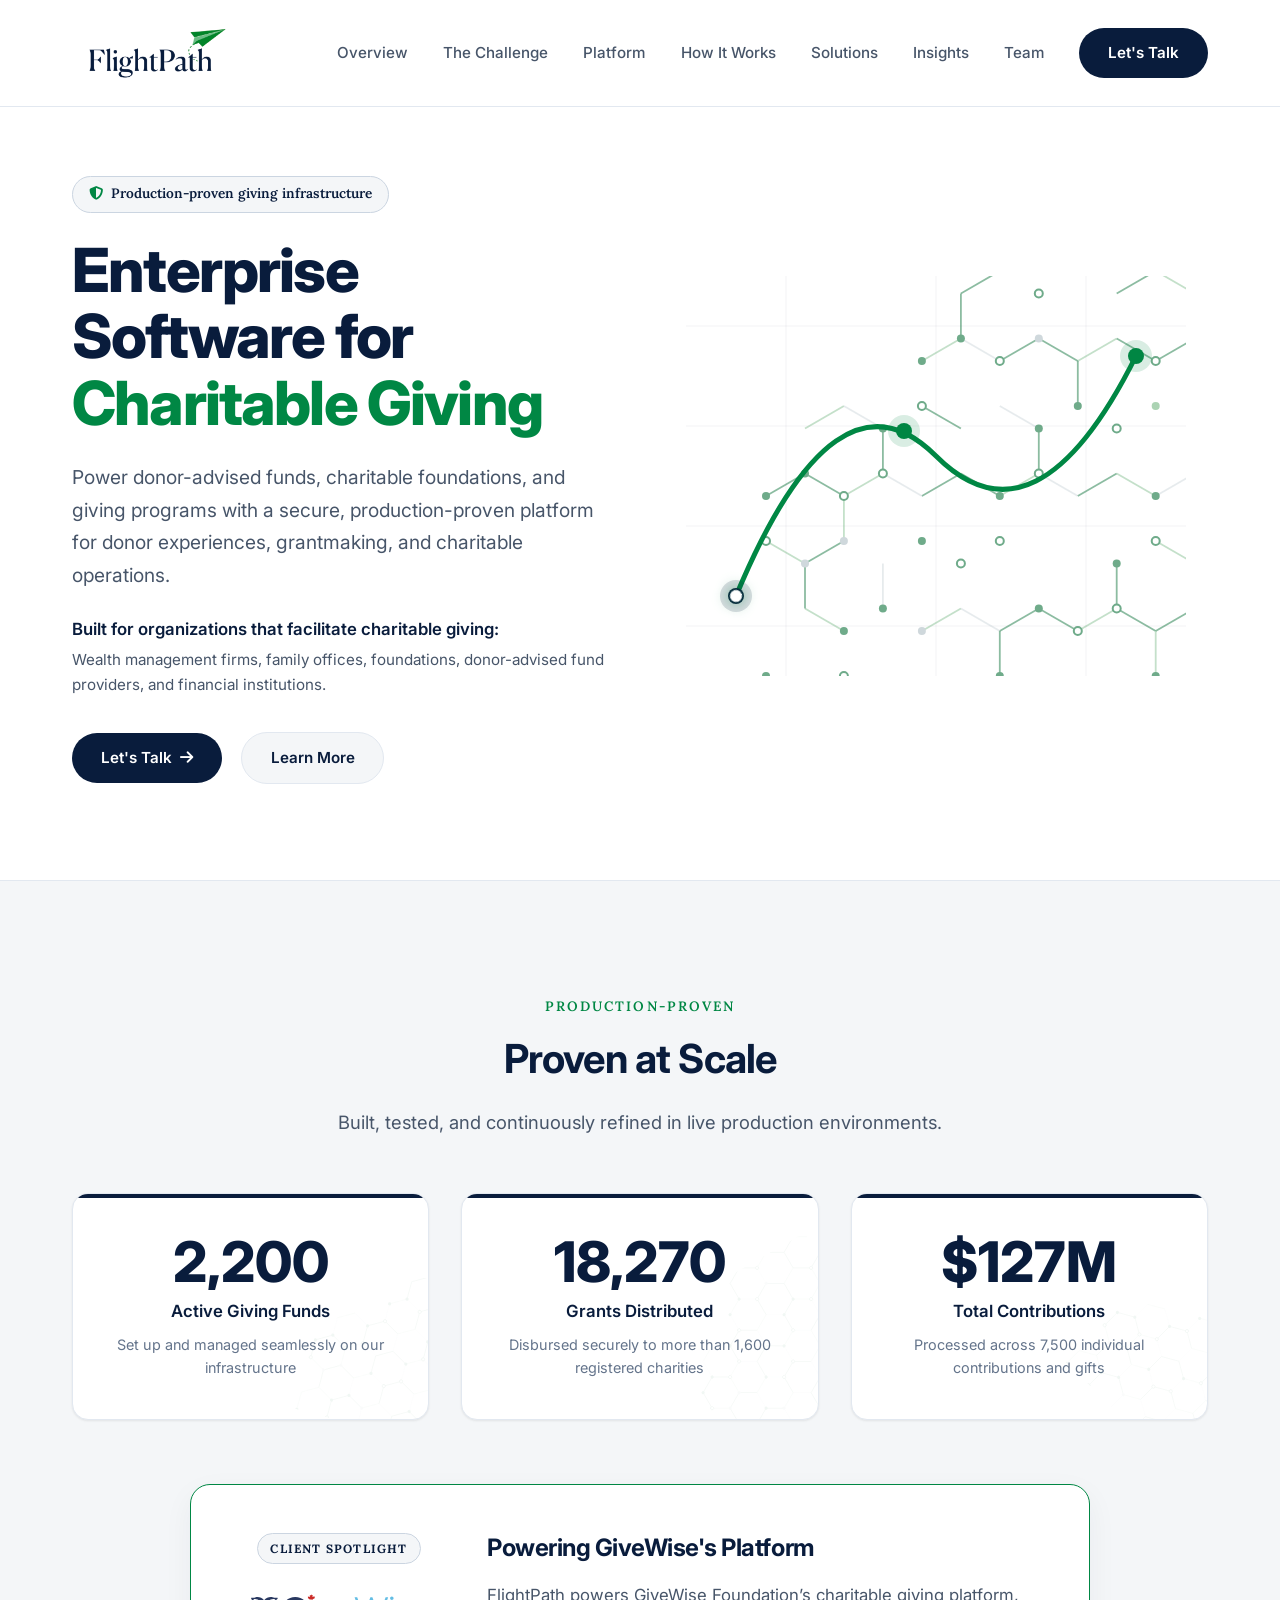
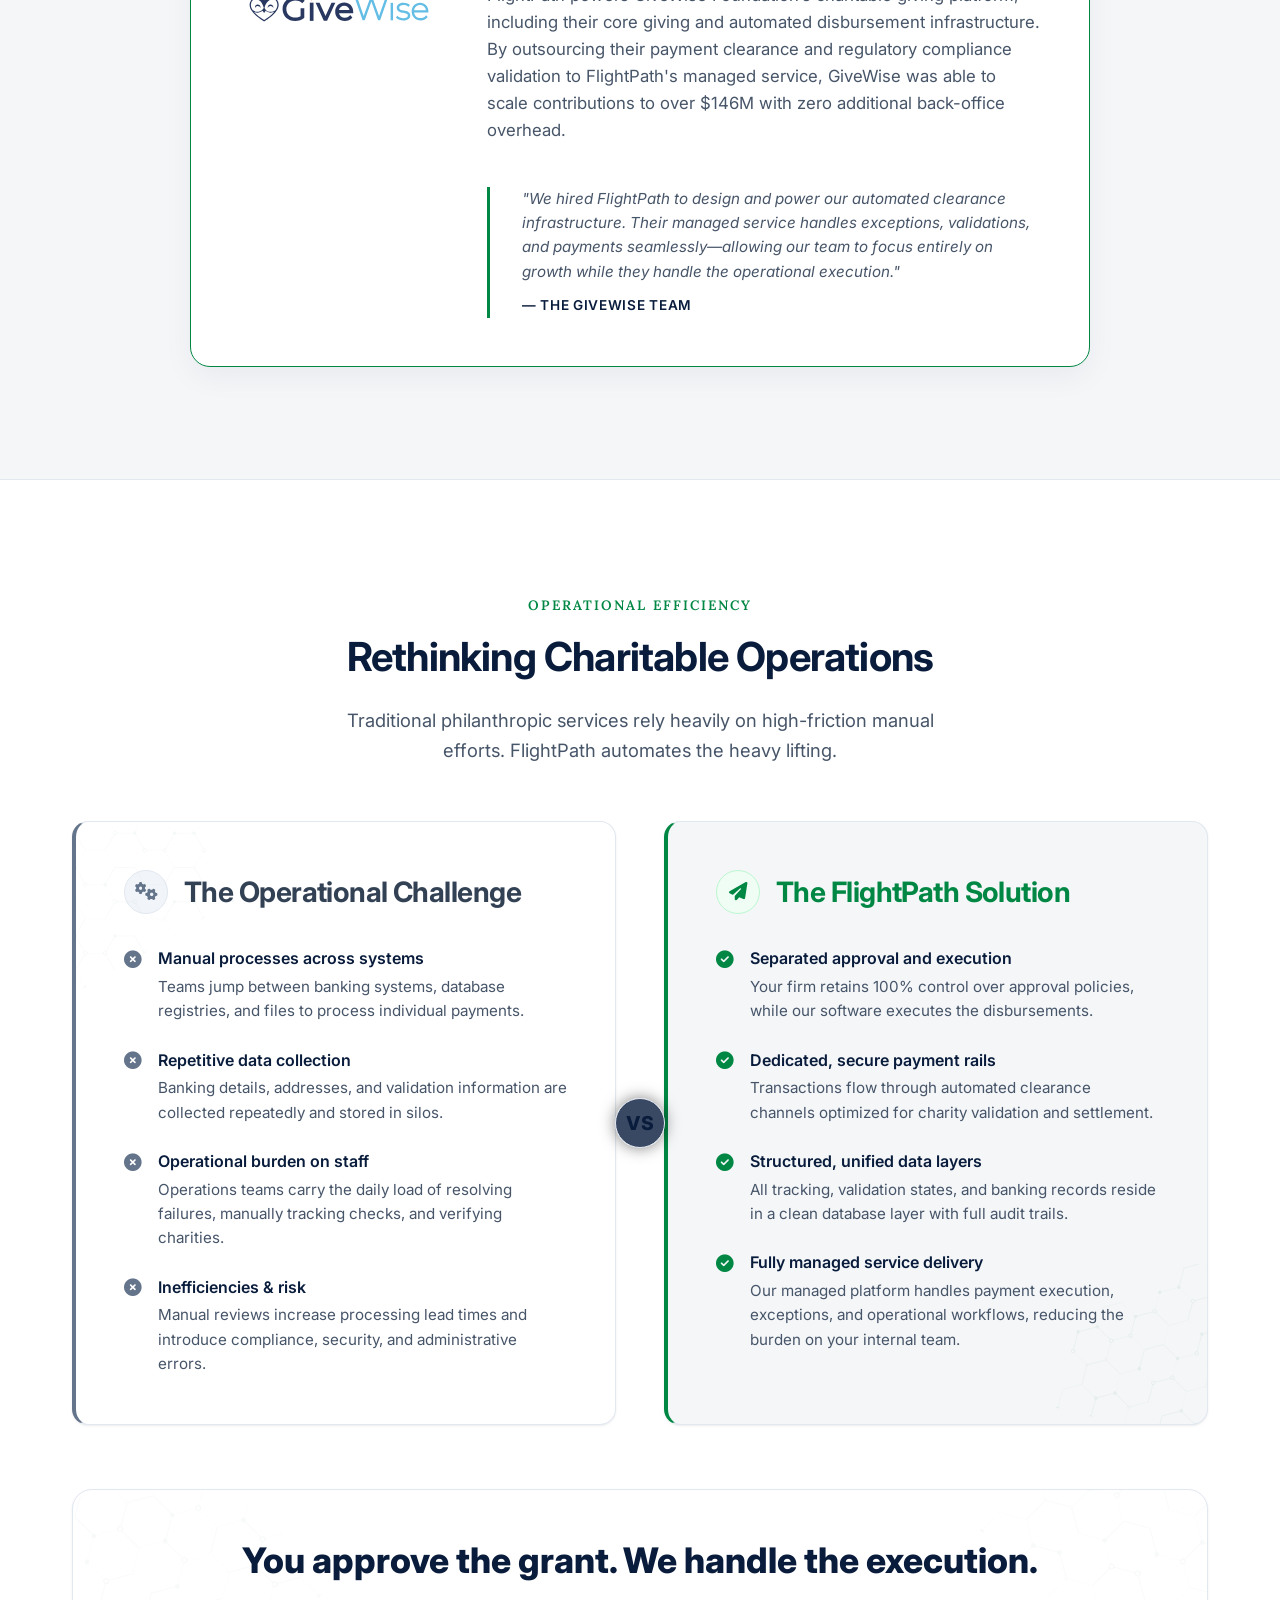
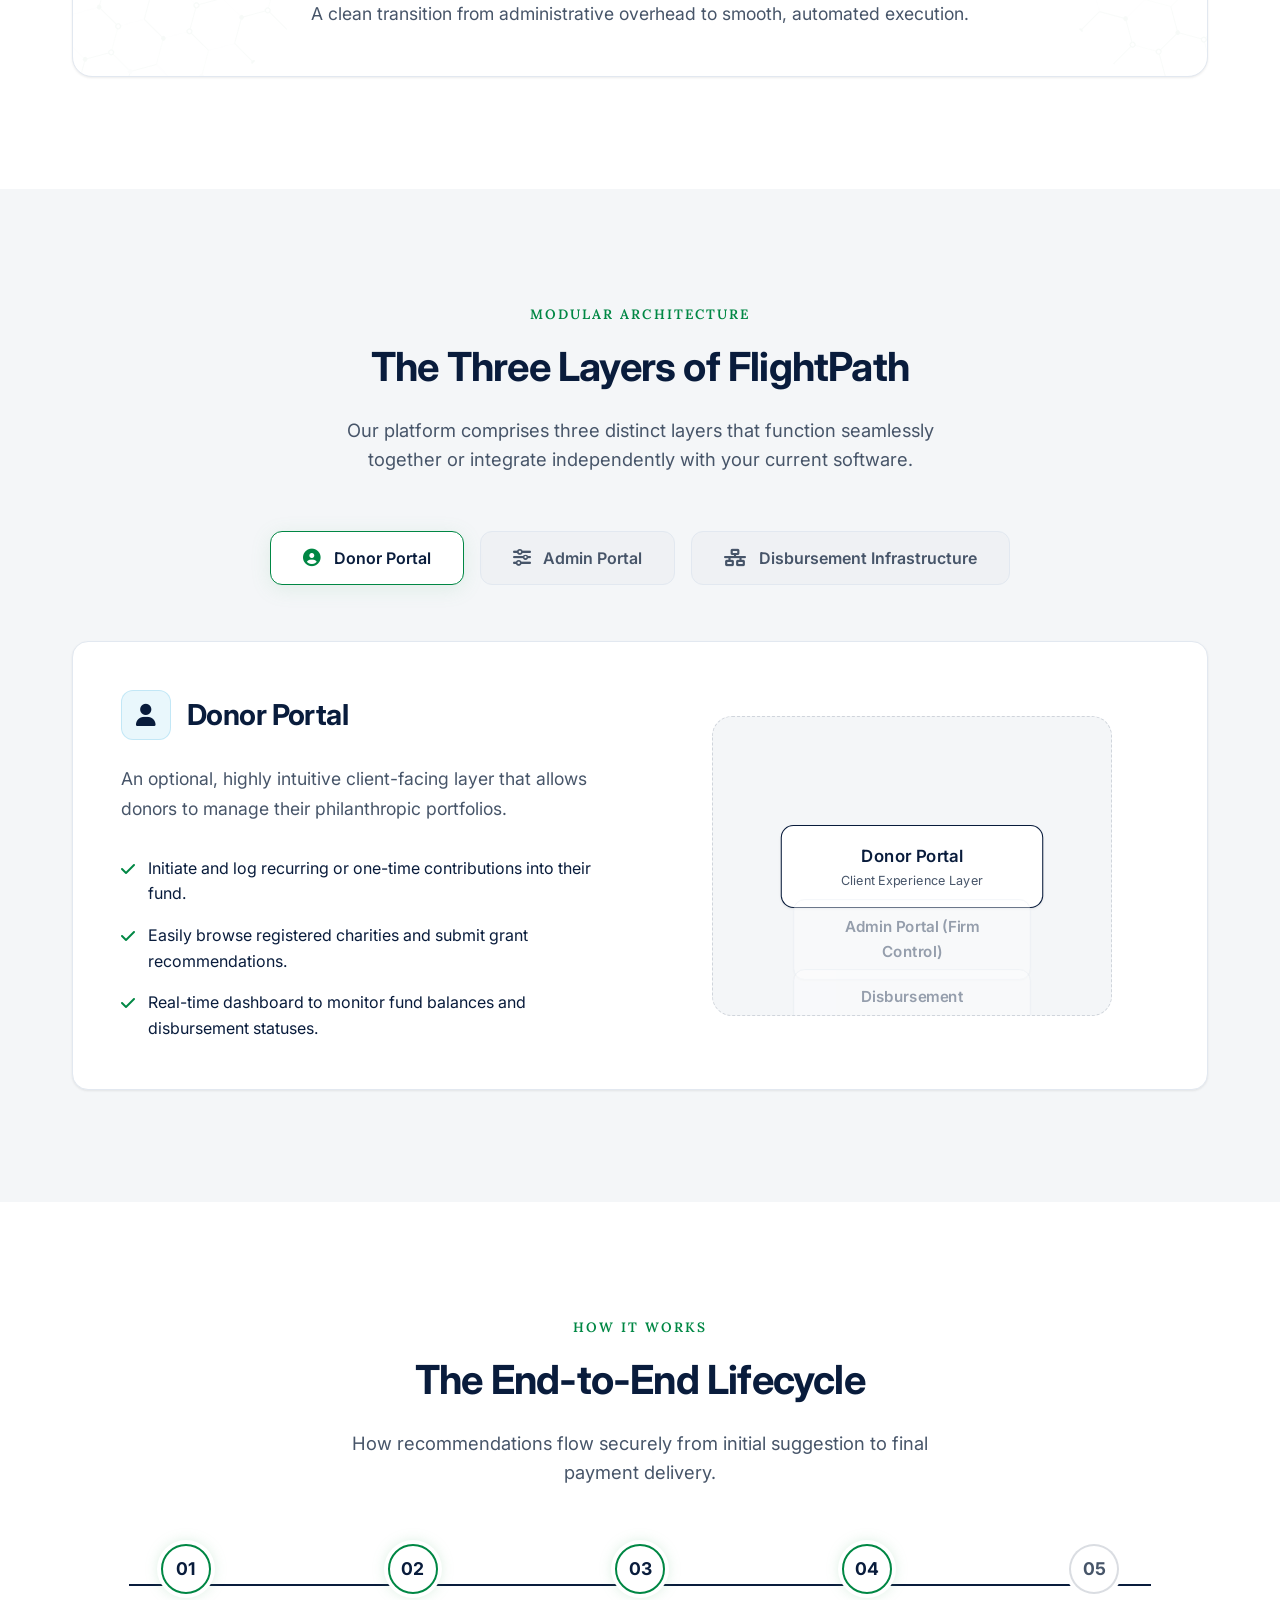
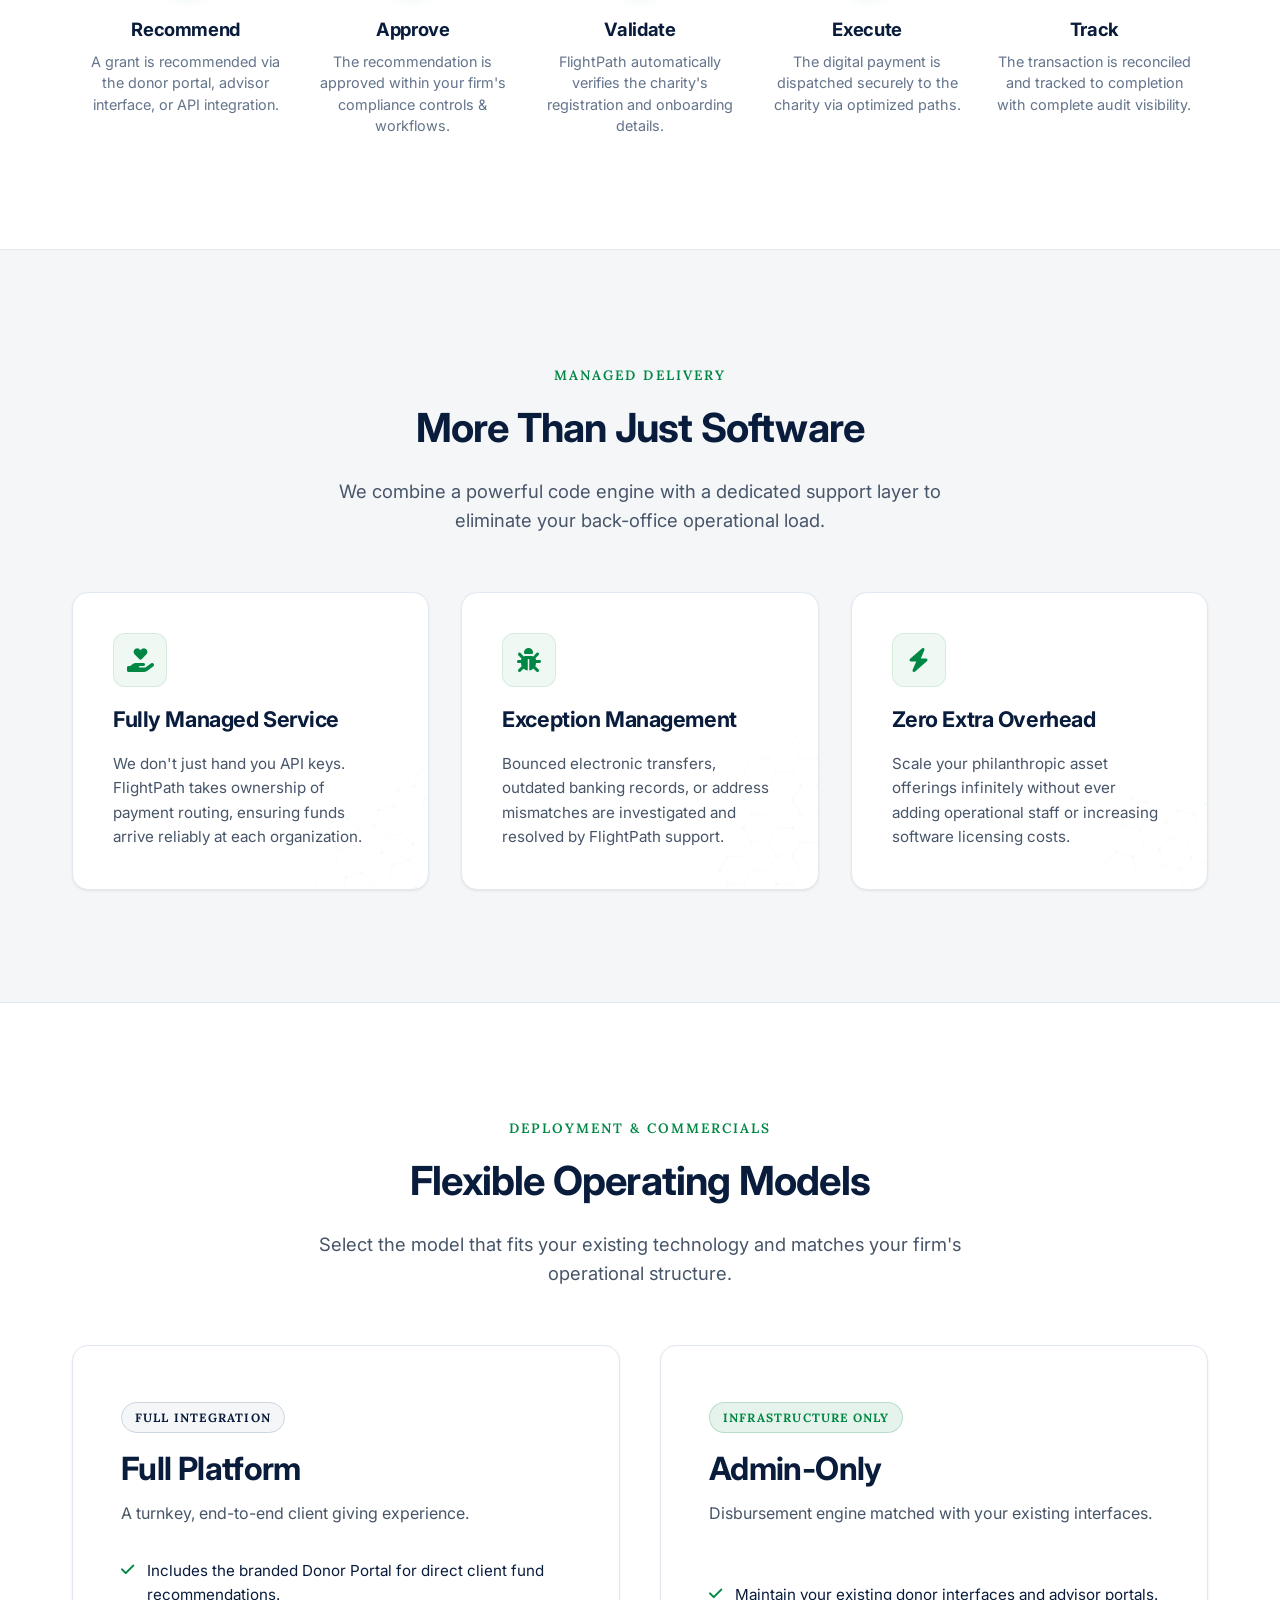
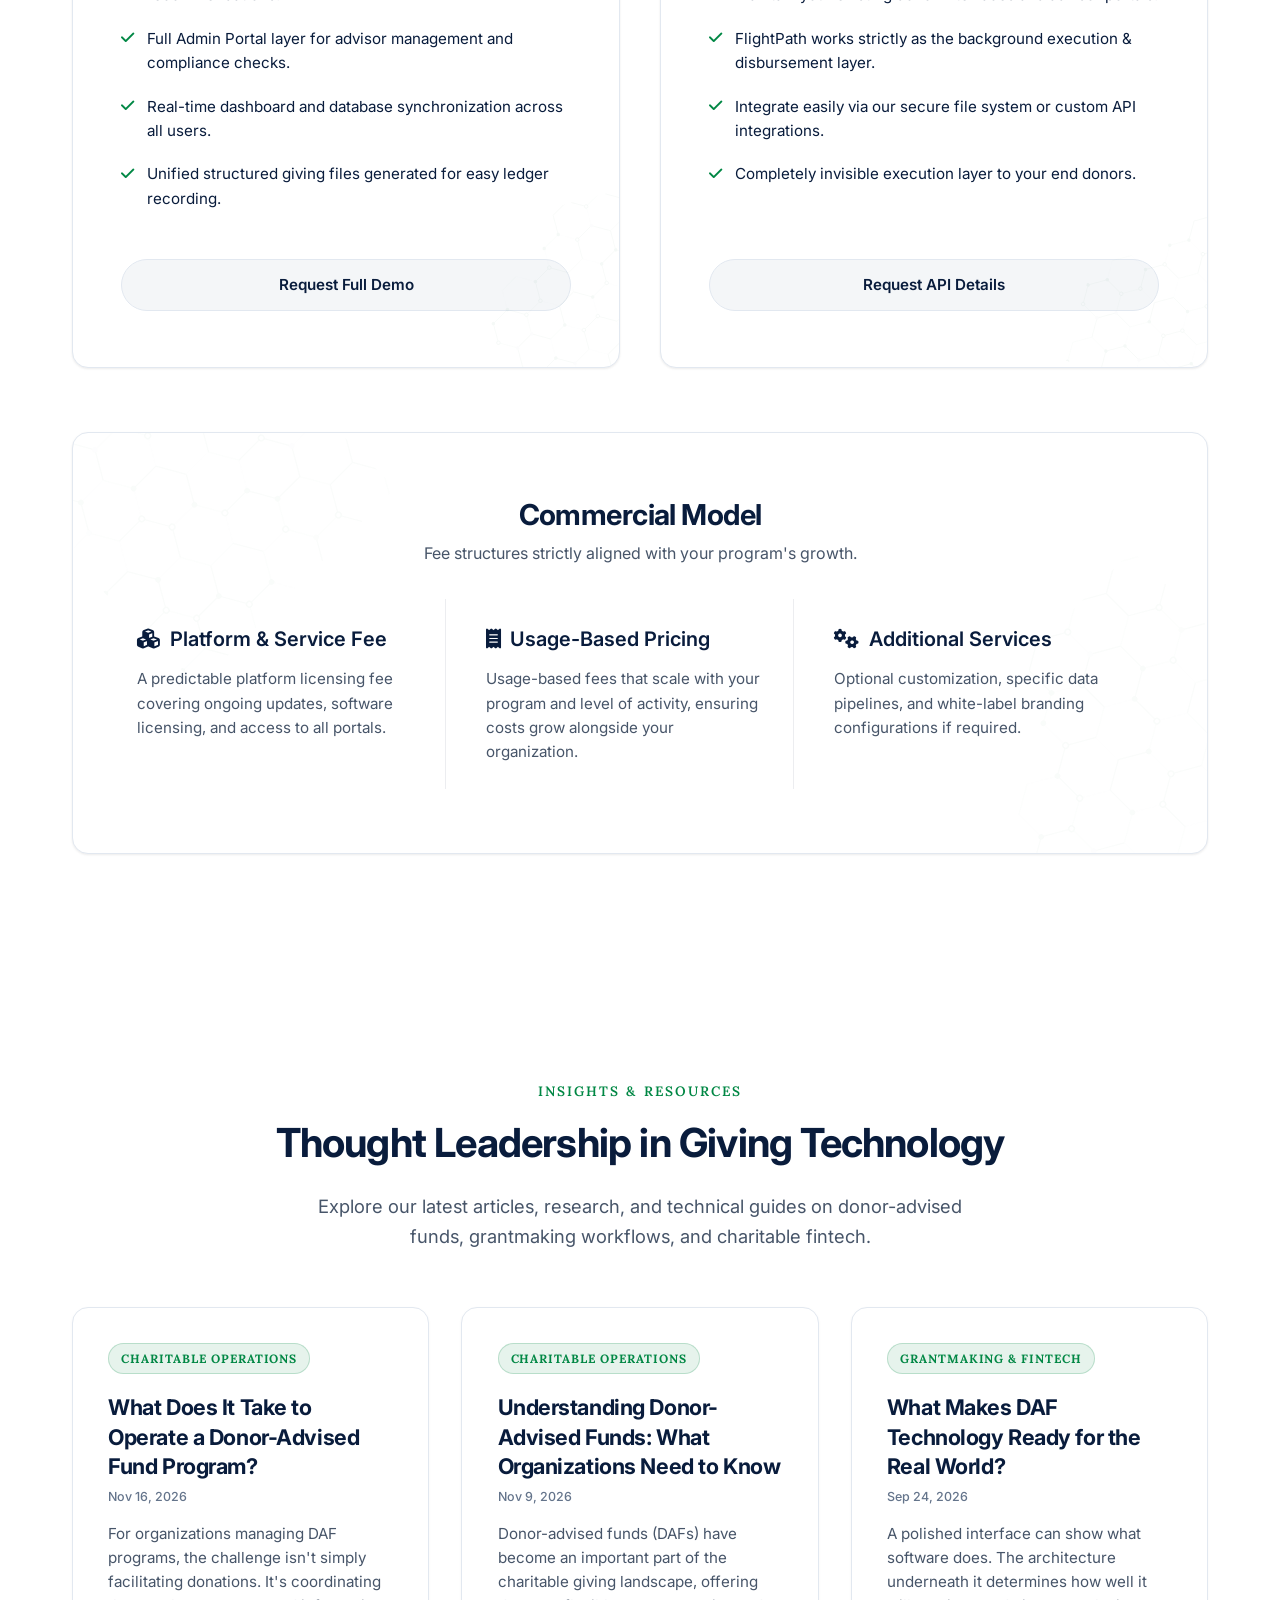
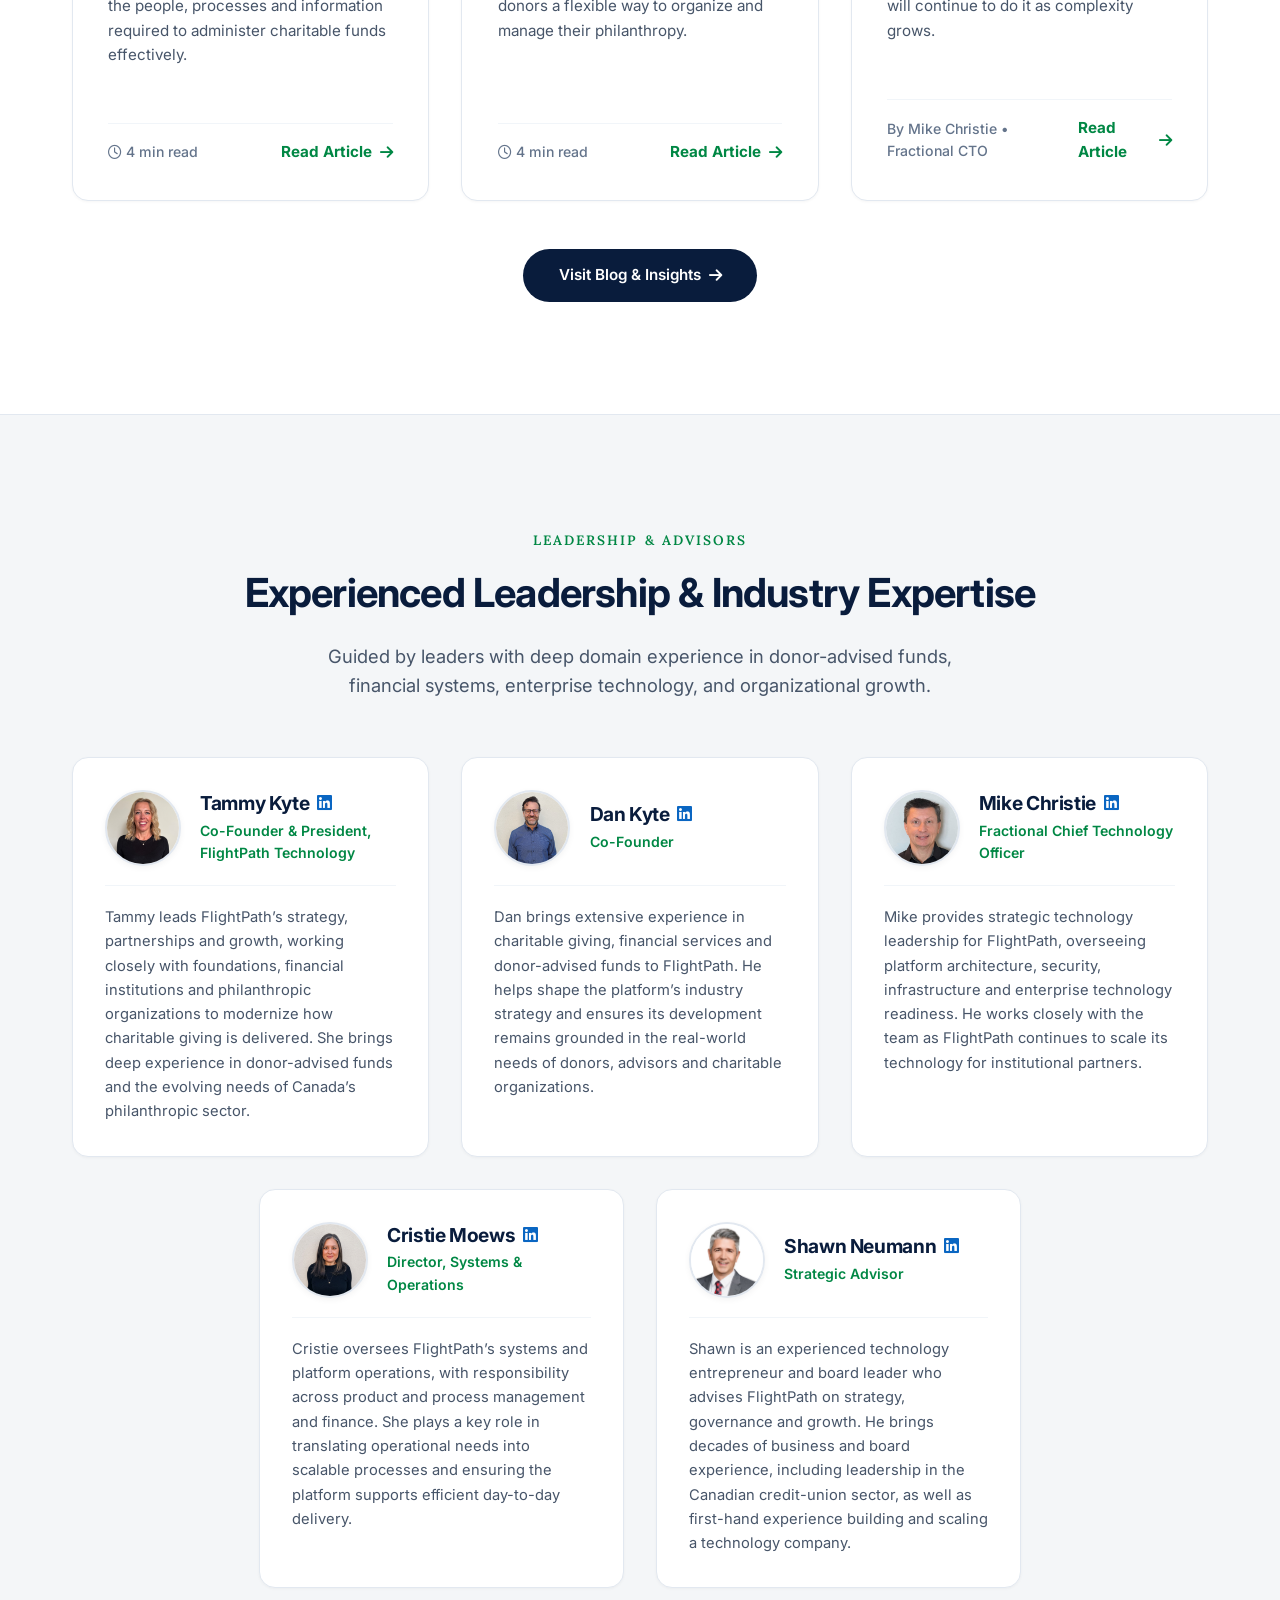
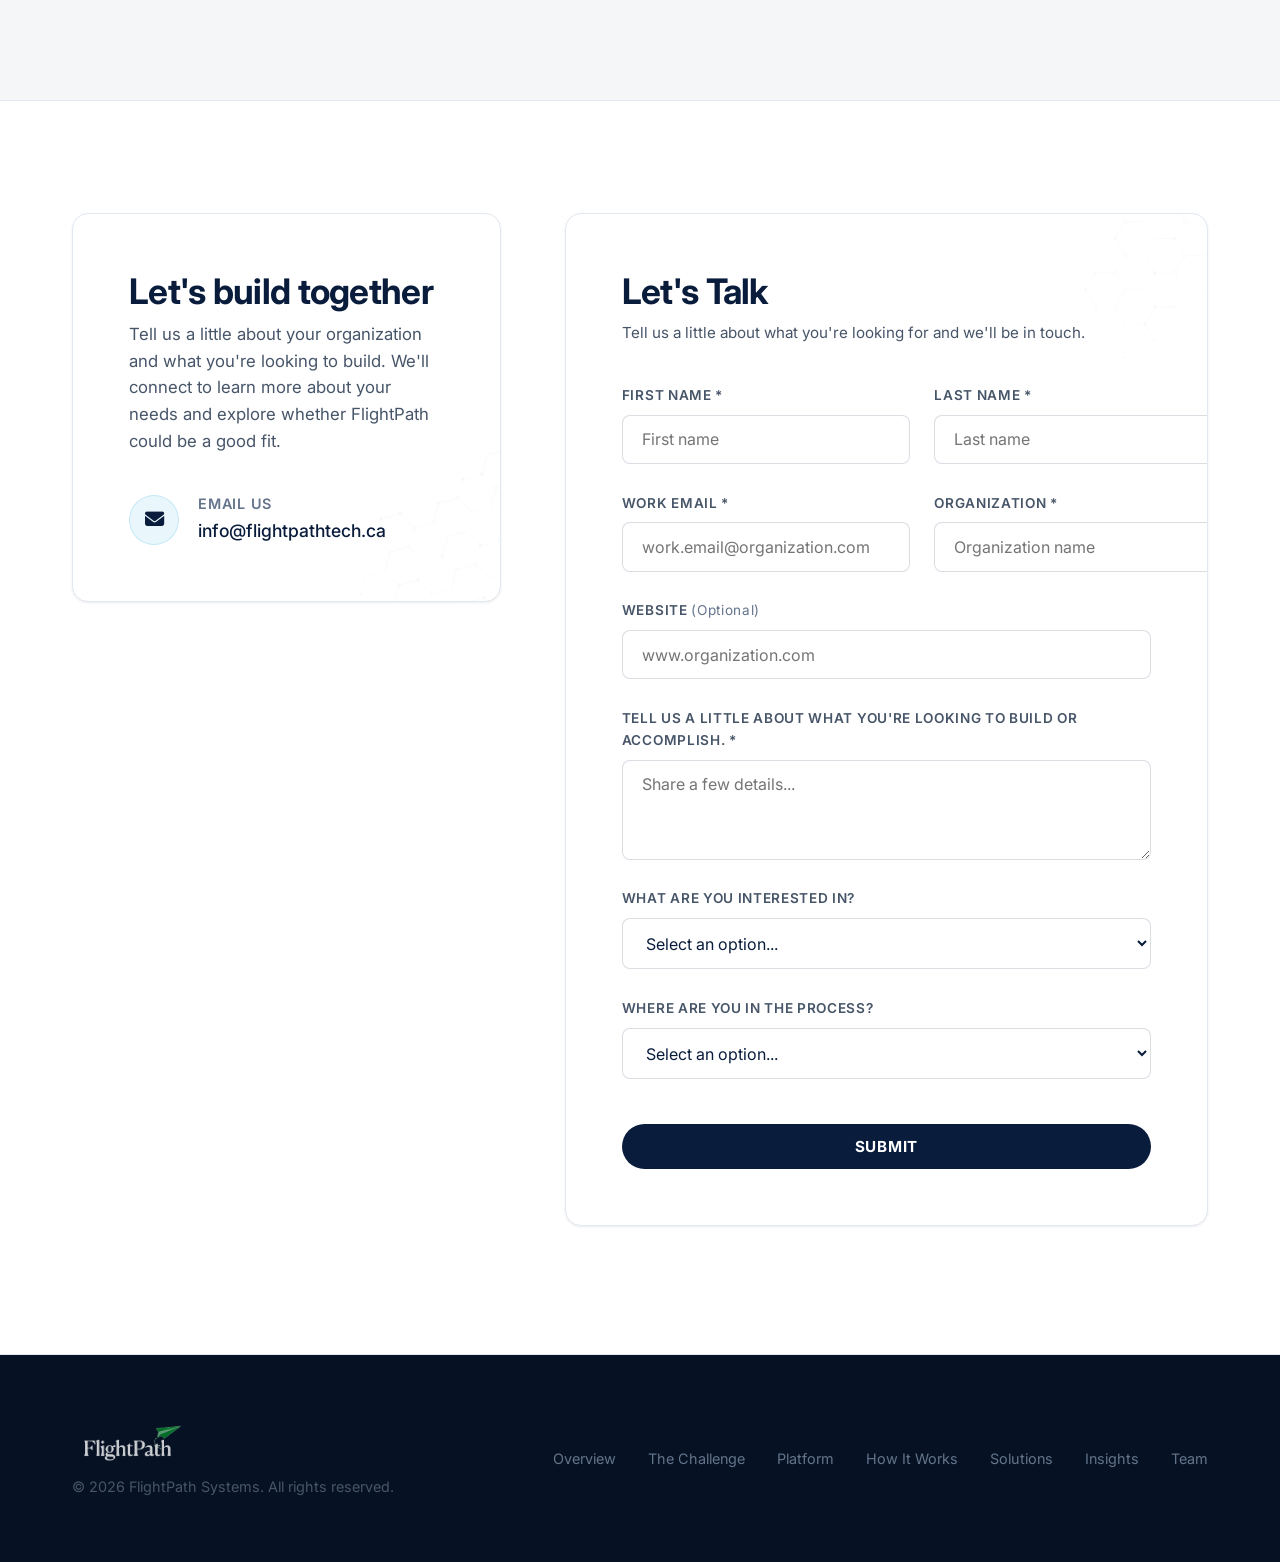
<file: index.html>
<!DOCTYPE html>
<html lang="en">
<head>
  <meta charset="UTF-8">
  <meta name="viewport" content="width=device-width, initial-scale=1.0">
  <title>FlightPath | Modern Charitable Giving & Disbursement Infrastructure</title>
  
  <!-- SEO Metadata -->
  <meta name="description" content="Power donor-advised funds, charitable foundations, and giving programs with a secure, production-proven platform for donor experiences, grantmaking, and charitable operations.">
  <meta name="keywords" content="FlightPath, donor advised funds, charitable giving, disbursement, fintech, charity payment API, GiveWise">
  <meta property="og:title" content="FlightPath | Charitable Giving & Disbursement Infrastructure">
  <meta property="og:description" content="Power donor-advised funds, charitable foundations, and giving programs with a secure, production-proven platform for donor experiences, grantmaking, and charitable operations.">
  <meta property="og:type" content="website">
  <meta property="og:url" content="https://flightpathtech.ca/">
  <meta property="og:image" content="https://flightpathtech.ca/logo.png">
  
  <!-- Favicon -->
  <link rel="icon" type="image/x-icon" href="favicon.ico">
  <link rel="icon" type="image/png" sizes="32x32" href="favicon-32x32.png">
  <link rel="icon" type="image/png" sizes="16x16" href="favicon-16x16.png">
  <link rel="apple-touch-icon" sizes="180x180" href="favicon.png">

  <!-- FontAwesome Icons -->
  <link rel="stylesheet" href="https://cdnjs.cloudflare.com/ajax/libs/font-awesome/6.4.0/css/all.min.css" integrity="sha512-iecdLmaskl7CVkqkXNQ/ZH/XLlvWZOJyj7Yy7tcenmpD1ypASozpmT/E0iPtmFIB46ZmdtAc9eNBvH0H/ZpiBw==" crossorigin="anonymous" referrerpolicy="no-referrer" />
  
  <!-- Custom Stylesheet -->
  <link rel="stylesheet" href="style.css?v=1.3">
</head>
<body>

  <!-- ==========================================
       Header & Navigation
       ========================================== -->
  <header>
    <div class="container">
      <a href="#hero" class="logo">
        <img src="logo.png" alt="FlightPath Logo" class="logo-img">
      </a>
      <nav class="nav-links">
        <a href="#stats" class="nav-link">Overview</a>
        <a href="#problem-solution" class="nav-link">The Challenge</a>
        <a href="#architecture" class="nav-link">Platform</a>
        <a href="#workflow" class="nav-link">How It Works</a>
        <a href="#models" class="nav-link">Solutions</a>
        <a href="blog.html" class="nav-link">Insights</a>
        <a href="#leadership" class="nav-link">Team</a>
        <a href="#contact" class="btn btn-primary">Let's Talk</a>
      </nav>
      <div class="menu-toggle">
        <i class="fas fa-bars"></i>
      </div>
    </div>
  </header>

  <!-- ==========================================
       Hero Section
       ========================================== -->
  <section id="hero">
    <div class="container grid-2">
      <div class="hero-content">
        <div class="hero-tag">
          <i class="fas fa-shield-halved"></i> Production-proven giving infrastructure
        </div>
        <h1 class="hero-title">
          Enterprise Software for <span>Charitable Giving</span>
        </h1>
        <p class="hero-desc">
          Power donor-advised funds, charitable foundations, and giving programs with a secure, production-proven platform for donor experiences, grantmaking, and charitable operations.
        </p>
        <div class="hero-audience">
          <span class="hero-audience-title">Built for organizations that facilitate charitable giving:</span>
          <span class="hero-audience-list">Wealth management firms, family offices, foundations, donor-advised fund providers, and financial institutions.</span>
        </div>
        <div class="hero-ctas">
          <a href="#contact" class="btn btn-primary">Let's Talk <i class="fas fa-arrow-right"></i></a>
          <a href="#architecture" class="btn btn-secondary">Learn More</a>
        </div>
      </div>
      <div class="hero-visual">
        <div class="hero-glow-bg"></div>
        <div class="hero-svg-wrapper">
          <svg viewBox="0 0 500 400" width="100%" height="100%" fill="none" xmlns="http://www.w3.org/2000/svg">
            <!-- Grid lines for engineering aesthetic -->
            <path d="M 0,50 L 500,50" stroke="rgba(9, 28, 60, 0.05)" stroke-width="1"/>
            <path d="M 0,150 L 500,150" stroke="rgba(9, 28, 60, 0.05)" stroke-width="1"/>
            <path d="M 0,250 L 500,250" stroke="rgba(9, 28, 60, 0.05)" stroke-width="1"/>
            <path d="M 0,350 L 500,350" stroke="rgba(9, 28, 60, 0.05)" stroke-width="1"/>
            <path d="M 100,0 L 100,400" stroke="rgba(9, 28, 60, 0.05)" stroke-width="1"/>
            <path d="M 250,0 L 250,400" stroke="rgba(9, 28, 60, 0.05)" stroke-width="1"/>
            <path d="M 400,0 L 400,400" stroke="rgba(9, 28, 60, 0.05)" stroke-width="1"/>
            
            <!-- Hexagon Mesh Background Pattern -->
            <g class="hex-mesh" opacity="0.6">
              <line x1="313.8" y1="130.0" x2="352.8" y2="152.5" stroke="#b0bec5" stroke-width="1.8" opacity="0.5" />
              <line x1="430.7" y1="287.5" x2="430.7" y2="332.5" stroke="#0f733c" stroke-width="1.8" opacity="0.8" />
              <line x1="196.9" y1="287.5" x2="196.9" y2="332.5" stroke="#b0bec5" stroke-width="1.8" opacity="0.5" />
              <line x1="469.7" y1="-5.0" x2="430.7" y2="17.5" stroke="#0f733c" stroke-width="1.8" opacity="0.8" />
              <line x1="469.7" y1="265.0" x2="508.7" y2="287.5" stroke="#73b680" stroke-width="1.8" opacity="0.7" />
              <line x1="196.9" y1="197.5" x2="157.9" y2="220.0" stroke="#73b680" stroke-width="1.8" opacity="0.7" />
              <line x1="274.9" y1="332.5" x2="235.9" y2="355.0" stroke="#73b680" stroke-width="1.8" opacity="0.7" />
              <line x1="235.9" y1="130.0" x2="274.9" y2="152.5" stroke="#0f733c" stroke-width="1.8" opacity="0.8" />
              <line x1="274.9" y1="17.5" x2="274.9" y2="62.5" stroke="#0f733c" stroke-width="1.8" opacity="0.8" />
              <line x1="352.8" y1="197.5" x2="313.8" y2="220.0" stroke="#73b680" stroke-width="1.8" opacity="0.7" />
              <line x1="508.7" y1="62.5" x2="547.7" y2="85.0" stroke="#73b680" stroke-width="1.8" opacity="0.7" />
              <line x1="508.7" y1="332.5" x2="547.7" y2="355.0" stroke="#73b680" stroke-width="1.8" opacity="0.7" />
              <line x1="196.9" y1="152.5" x2="196.9" y2="197.5" stroke="#0f733c" stroke-width="1.8" opacity="0.8" />
              <line x1="157.9" y1="220.0" x2="119.0" y2="197.5" stroke="#0f733c" stroke-width="1.8" opacity="0.8" />
              <line x1="274.9" y1="332.5" x2="313.8" y2="355.0" stroke="#b0bec5" stroke-width="1.8" opacity="0.5" />
              <line x1="352.8" y1="332.5" x2="313.8" y2="355.0" stroke="#0f733c" stroke-width="1.8" opacity="0.8" />
              <line x1="119.0" y1="422.5" x2="80.0" y2="400.0" stroke="#0f733c" stroke-width="1.8" opacity="0.8" />
              <line x1="274.9" y1="62.5" x2="235.9" y2="85.0" stroke="#73b680" stroke-width="1.8" opacity="0.7" />
              <line x1="352.8" y1="197.5" x2="391.8" y2="220.0" stroke="#b0bec5" stroke-width="1.8" opacity="0.5" />
              <line x1="157.9" y1="355.0" x2="119.0" y2="332.5" stroke="#73b680" stroke-width="1.8" opacity="0.7" />
              <line x1="547.7" y1="-5.0" x2="508.7" y2="17.5" stroke="#b0bec5" stroke-width="1.8" opacity="0.5" />
              <line x1="430.7" y1="62.5" x2="391.8" y2="85.0" stroke="#73b680" stroke-width="1.8" opacity="0.7" />
              <line x1="430.7" y1="332.5" x2="391.8" y2="355.0" stroke="#73b680" stroke-width="1.8" opacity="0.7" />
              <line x1="430.7" y1="197.5" x2="391.8" y2="220.0" stroke="#0f733c" stroke-width="1.8" opacity="0.8" />
              <line x1="157.9" y1="130.0" x2="119.0" y2="152.5" stroke="#73b680" stroke-width="1.8" opacity="0.7" />
              <line x1="352.8" y1="332.5" x2="391.8" y2="355.0" stroke="#0f733c" stroke-width="1.8" opacity="0.8" />
              <line x1="119.0" y1="287.5" x2="119.0" y2="332.5" stroke="#0f733c" stroke-width="1.8" opacity="0.8" />
              <line x1="274.9" y1="197.5" x2="235.9" y2="220.0" stroke="#0f733c" stroke-width="1.8" opacity="0.8" />
              <line x1="157.9" y1="220.0" x2="157.9" y2="265.0" stroke="#73b680" stroke-width="1.8" opacity="0.7" />
              <line x1="508.7" y1="197.5" x2="469.7" y2="220.0" stroke="#b0bec5" stroke-width="1.8" opacity="0.5" />
              <line x1="430.7" y1="62.5" x2="469.7" y2="85.0" stroke="#0f733c" stroke-width="1.8" opacity="0.8" />
              <line x1="430.7" y1="332.5" x2="469.7" y2="355.0" stroke="#0f733c" stroke-width="1.8" opacity="0.8" />
              <line x1="430.7" y1="197.5" x2="469.7" y2="220.0" stroke="#73b680" stroke-width="1.8" opacity="0.7" />
              <line x1="469.7" y1="355.0" x2="469.7" y2="400.0" stroke="#73b680" stroke-width="1.8" opacity="0.7" />
              <line x1="274.9" y1="197.5" x2="313.8" y2="220.0" stroke="#0f733c" stroke-width="1.8" opacity="0.8" />
              <line x1="508.7" y1="62.5" x2="469.7" y2="85.0" stroke="#0f733c" stroke-width="1.8" opacity="0.8" />
              <line x1="508.7" y1="332.5" x2="469.7" y2="355.0" stroke="#0f733c" stroke-width="1.8" opacity="0.8" />
              <line x1="274.9" y1="62.5" x2="313.8" y2="85.0" stroke="#b0bec5" stroke-width="1.8" opacity="0.5" />
              <line x1="157.9" y1="265.0" x2="119.0" y2="287.5" stroke="#0f733c" stroke-width="1.8" opacity="0.8" />
              <line x1="313.8" y1="355.0" x2="313.8" y2="400.0" stroke="#0f733c" stroke-width="1.8" opacity="0.8" />
              <line x1="352.8" y1="62.5" x2="313.8" y2="85.0" stroke="#0f733c" stroke-width="1.8" opacity="0.8" />
              <line x1="119.0" y1="197.5" x2="80.0" y2="220.0" stroke="#0f733c" stroke-width="1.8" opacity="0.8" />
              <line x1="119.0" y1="287.5" x2="80.0" y2="265.0" stroke="#73b680" stroke-width="1.8" opacity="0.7" />
              <line x1="391.8" y1="85.0" x2="391.8" y2="130.0" stroke="#0f733c" stroke-width="1.8" opacity="0.8" />
              <line x1="508.7" y1="152.5" x2="508.7" y2="197.5" stroke="#73b680" stroke-width="1.8" opacity="0.7" />
              <line x1="469.7" y1="-5.0" x2="508.7" y2="17.5" stroke="#73b680" stroke-width="1.8" opacity="0.7" />
              <line x1="196.9" y1="152.5" x2="157.9" y2="130.0" stroke="#b0bec5" stroke-width="1.8" opacity="0.5" />
              <line x1="352.8" y1="152.5" x2="352.8" y2="197.5" stroke="#0f733c" stroke-width="1.8" opacity="0.8" />
              <line x1="313.8" y1="400.0" x2="274.9" y2="422.5" stroke="#73b680" stroke-width="1.8" opacity="0.7" />
              <line x1="196.9" y1="197.5" x2="235.9" y2="220.0" stroke="#b0bec5" stroke-width="1.8" opacity="0.5" />
              <line x1="352.8" y1="62.5" x2="391.8" y2="85.0" stroke="#0f733c" stroke-width="1.8" opacity="0.8" />
              <line x1="313.8" y1="-5.0" x2="274.9" y2="17.5" stroke="#0f733c" stroke-width="1.8" opacity="0.8" />
              <circle cx="391.8" cy="-5.0" r="4" fill="#ffffff" stroke="#0f733c" stroke-width="2" />
              <circle cx="352.8" cy="17.5" r="4" fill="#ffffff" stroke="#0f733c" stroke-width="2" />
              <circle cx="547.7" cy="-5.0" r="4" fill="#ffffff" stroke="#0f733c" stroke-width="2" />
              <circle cx="508.7" cy="17.5" r="4" fill="#0f733c" />
              <circle cx="274.9" cy="62.5" r="4" fill="#0f733c" />
              <circle cx="235.9" cy="85.0" r="4" fill="#0f733c" />
              <circle cx="352.8" cy="62.5" r="4" fill="#b0bec5" />
              <circle cx="313.8" cy="85.0" r="4" fill="#ffffff" stroke="#0f733c" stroke-width="2" />
              <circle cx="508.7" cy="62.5" r="4" fill="#ffffff" stroke="#0f733c" stroke-width="2" />
              <circle cx="469.7" cy="85.0" r="4" fill="#ffffff" stroke="#0f733c" stroke-width="2" />
              <circle cx="235.9" cy="130.0" r="4" fill="#ffffff" stroke="#0f733c" stroke-width="2" />
              <circle cx="196.9" cy="152.5" r="4" fill="#0f733c" />
              <circle cx="391.8" cy="130.0" r="4" fill="#0f733c" />
              <circle cx="352.8" cy="152.5" r="4" fill="#0f733c" />
              <circle cx="469.7" cy="130.0" r="4" fill="#73b680" />
              <circle cx="430.7" cy="152.5" r="4" fill="#ffffff" stroke="#0f733c" stroke-width="2" />
              <circle cx="547.7" cy="130.0" r="4" fill="#0f733c" />
              <circle cx="196.9" cy="197.5" r="4" fill="#ffffff" stroke="#0f733c" stroke-width="2" />
              <circle cx="157.9" cy="220.0" r="4" fill="#ffffff" stroke="#0f733c" stroke-width="2" />
              <circle cx="119.0" cy="197.5" r="4" fill="#0f733c" />
              <circle cx="352.8" cy="197.5" r="4" fill="#ffffff" stroke="#0f733c" stroke-width="2" />
              <circle cx="313.8" cy="220.0" r="4" fill="#0f733c" />
              <circle cx="508.7" cy="197.5" r="4" fill="#0f733c" />
              <circle cx="469.7" cy="220.0" r="4" fill="#0f733c" />
              <circle cx="547.7" cy="220.0" r="4" fill="#73b680" />
              <circle cx="157.9" cy="265.0" r="4" fill="#b0bec5" />
              <circle cx="119.0" cy="287.5" r="4" fill="#b0bec5" />
              <circle cx="80.0" cy="265.0" r="4" fill="#ffffff" stroke="#0f733c" stroke-width="2" />
              <circle cx="80.0" cy="220.0" r="4" fill="#0f733c" />
              <circle cx="235.9" cy="265.0" r="4" fill="#0f733c" />
              <circle cx="313.8" cy="265.0" r="4" fill="#ffffff" stroke="#0f733c" stroke-width="2" />
              <circle cx="274.9" cy="287.5" r="4" fill="#ffffff" stroke="#0f733c" stroke-width="2" />
              <circle cx="469.7" cy="265.0" r="4" fill="#ffffff" stroke="#0f733c" stroke-width="2" />
              <circle cx="430.7" cy="287.5" r="4" fill="#0f733c" />
              <circle cx="196.9" cy="332.5" r="4" fill="#0f733c" />
              <circle cx="157.9" cy="355.0" r="4" fill="#0f733c" />
              <circle cx="235.9" cy="355.0" r="4" fill="#b0bec5" />
              <circle cx="352.8" cy="332.5" r="4" fill="#0f733c" />
              <circle cx="430.7" cy="332.5" r="4" fill="#ffffff" stroke="#0f733c" stroke-width="2" />
              <circle cx="391.8" cy="355.0" r="4" fill="#ffffff" stroke="#0f733c" stroke-width="2" />
              <circle cx="547.7" cy="355.0" r="4" fill="#ffffff" stroke="#0f733c" stroke-width="2" />
              <circle cx="157.9" cy="400.0" r="4" fill="#ffffff" stroke="#0f733c" stroke-width="2" />
              <circle cx="119.0" cy="422.5" r="4" fill="#ffffff" stroke="#0f733c" stroke-width="2" />
              <circle cx="80.0" cy="400.0" r="4" fill="#0f733c" />
              <circle cx="313.8" cy="400.0" r="4" fill="#0f733c" />
              <circle cx="274.9" cy="422.5" r="4" fill="#0f733c" />
              <circle cx="352.8" cy="422.5" r="4" fill="#b0bec5" />
              <circle cx="469.7" cy="400.0" r="4" fill="#0f733c" />
              <circle cx="508.7" cy="422.5" r="4" fill="#ffffff" stroke="#0f733c" stroke-width="2" />
            </g>

             <!-- Connection path curve -->
             <path class="path-line" d="M 50,320 Q 150,80 250,180 T 450,80" stroke="#008744" stroke-width="5" stroke-linecap="round"/>
             
             <!-- Dynamic Glowing nodes -->
             <circle cx="50" cy="320" r="8" fill="#091c3c" />
             <circle cx="50" cy="320" r="16" fill="#091c3c" opacity="0.15" />
             
             <circle cx="218" cy="155" r="8" fill="#008744" />
             <circle cx="218" cy="155" r="16" fill="#008744" opacity="0.15" />
             
             <circle cx="450" cy="80" r="8" fill="#008744" />
             <circle cx="450" cy="80" r="16" fill="#008744" opacity="0.15" />
             
             <!-- Animated light particle moving along the curve path -->
             <circle class="glow-point" r="6" fill="#ffffff" filter="drop-shadow(0px 0px 8px #008744)"/>
             
             <defs>
               <!-- Defs kept for future filters or markers, linearGradient removed -->
             </defs>
           </svg>
        </div>
      </div>
    </div>
  </section>

  <!-- ==========================================
       Proven Stats Section
       ========================================== -->
  <section id="stats">
    <div class="container">
      <div class="text-center">
        <span class="section-tag">Production-Proven</span>
        <h2 class="section-title">Proven at Scale</h2>
        <p class="section-subtitle">
          Built, tested, and continuously refined in live production environments.
        </p>
      </div>
      
      <div class="grid-3 stats-grid">
        <div class="glass stat-card">
          <div class="hex-bg-decor" style="bottom: -50px; right: -50px; transform: rotate(15deg); width: 200px; height: 200px;"></div>
          <div class="stat-number" data-target="2500">2,500</div>
          <div class="stat-label">Active Giving Funds</div>
          <div class="stat-desc">Set up and managed seamlessly on our infrastructure</div>
        </div>
        
        <div class="glass stat-card">
          <div class="hex-bg-decor" style="bottom: -50px; right: -50px; transform: rotate(-30deg); width: 200px; height: 200px;"></div>
          <div class="stat-number" data-target="21000">21,000+</div>
          <div class="stat-label">Grants Distributed</div>
          <div class="stat-desc">Disbursed securely to more than 1,600 registered charities</div>
        </div>
        
        <div class="glass stat-card">
          <div class="hex-bg-decor" style="bottom: -50px; right: -50px; transform: rotate(45deg); width: 200px; height: 200px;"></div>
          <div class="stat-number" data-target="146000000">$146M</div>
          <div class="stat-label">Total Contributions</div>
          <div class="stat-desc">Processed across 7,500 individual contributions and gifts</div>
        </div>
      </div>

      <div class="client-spotlight-card">
        <div class="spotlight-header">
          <span class="spotlight-tag">Client Spotlight</span>
          <a href="https://givewise.ca" target="_blank" rel="noopener" class="givewise-logo-link">
            <img src="givewise_logo.svg" alt="GiveWise Logo" class="givewise-logo-img">
          </a>
        </div>
        <div class="spotlight-body">
          <h3 class="spotlight-title">Powering GiveWise's Platform</h3>
          <p class="spotlight-text">
            FlightPath powers GiveWise Foundation’s charitable giving platform, including their core giving and automated disbursement infrastructure. By outsourcing their payment clearance and regulatory compliance validation to FlightPath's managed service, GiveWise was able to scale contributions to over $146M with zero additional back-office overhead.
          </p>
          <blockquote class="spotlight-quote">
            <p>"We hired FlightPath to design and power our automated clearance infrastructure. Their managed service handles exceptions, validations, and payments seamlessly—allowing our team to focus entirely on growth while they handle the operational execution."</p>
            <cite>— The GiveWise Team</cite>
          </blockquote>
        </div>
      </div>
    </div>
  </section>

  <!-- ==========================================
       The Challenge & The Solution
       ========================================== -->
  <section id="problem-solution">
    <div class="container">
      <div class="text-center">
        <span class="section-tag">Operational Efficiency</span>
        <h2 class="section-title">Rethinking Charitable Operations</h2>
        <p class="section-subtitle">
          Traditional philanthropic services rely heavily on high-friction manual efforts. FlightPath automates the heavy lifting.
        </p>
      </div>

      <div class="grid-2" style="position: relative;">
        <!-- Challenge -->
        <div class="glass problem-card">
          <div class="hex-bg-decor" style="top: -50px; left: -50px; transform: rotate(-30deg) scaleX(-1); width: 220px; height: 220px; opacity: 0.05;"></div>
          <div class="pane-title">
            <span class="pane-icon-box"><i class="fas fa-gears"></i></span>
            <h3>The Operational Challenge</h3>
          </div>

          <div class="item-list">
            <div class="list-item">
              <i class="fas fa-circle-xmark"></i>
              <div>
                <div class="item-title">Manual processes across systems</div>
                <div class="item-desc">Teams jump between banking systems, database registries, and files to process individual payments.</div>
              </div>
            </div>
            <div class="list-item">
              <i class="fas fa-circle-xmark"></i>
              <div>
                <div class="item-title">Repetitive data collection</div>
                <div class="item-desc">Banking details, addresses, and validation information are collected repeatedly and stored in silos.</div>
              </div>
            </div>
            <div class="list-item">
              <i class="fas fa-circle-xmark"></i>
              <div>
                <div class="item-title">Operational burden on staff</div>
                <div class="item-desc">Operations teams carry the daily load of resolving failures, manually tracking checks, and verifying charities.</div>
              </div>
            </div>
            <div class="list-item">
              <i class="fas fa-circle-xmark"></i>
              <div>
                <div class="item-title">Inefficiencies &amp; risk</div>
                <div class="item-desc">Manual reviews increase processing lead times and introduce compliance, security, and administrative errors.</div>
              </div>
            </div>
          </div>
        </div>

        <div class="vs-divider">VS</div>

        <!-- Solution -->
        <div class="glass solution-card">
          <div class="hex-bg-decor" style="bottom: -50px; right: -50px; transform: rotate(15deg); width: 220px; height: 220px; opacity: 0.08;"></div>
          <div class="pane-title">
            <span class="pane-icon-box"><i class="fas fa-paper-plane"></i></span>
            <h3>The FlightPath Solution</h3>
          </div>

          <div class="item-list">
            <div class="list-item">
              <i class="fas fa-circle-check"></i>
              <div>
                <div class="item-title">Separated approval and execution</div>
                <div class="item-desc">Your firm retains 100% control over approval policies, while our software executes the disbursements.</div>
              </div>
            </div>
            <div class="list-item">
              <i class="fas fa-circle-check"></i>
              <div>
                <div class="item-title">Dedicated, secure payment rails</div>
                <div class="item-desc">Transactions flow through automated clearance channels optimized for charity validation and settlement.</div>
              </div>
            </div>
            <div class="list-item">
              <i class="fas fa-circle-check"></i>
              <div>
                <div class="item-title">Structured, unified data layers</div>
                <div class="item-desc">All tracking, validation states, and banking records reside in a clean database layer with full audit trails.</div>
              </div>
            </div>
            <div class="list-item">
              <i class="fas fa-circle-check"></i>
              <div>
                <div class="item-title">Fully managed service delivery</div>
                <div class="item-desc">Our managed platform handles payment execution, exceptions, and operational workflows, reducing the burden on your internal team.</div>
              </div>
            </div>
          </div>
        </div>
      </div>

      <div class="glass hook-banner">
        <div class="hex-bg-decor" style="top: -100px; right: -60px; transform: rotate(45deg); opacity: 0.04; width: 300px; height: 300px;"></div>
        <div class="hex-bg-decor" style="bottom: -100px; left: -60px; transform: rotate(-45deg); opacity: 0.04; width: 300px; height: 300px;"></div>
        <div class="hook-banner-glow"></div>
        <div class="hook-content">
          <div class="hook-text">
            You approve the grant. We handle the <span>execution</span>.
          </div>
          <div class="hook-sub">
            A clean transition from administrative overhead to smooth, automated execution.
          </div>
        </div>
      </div>
    </div>
  </section>

  <!-- ==========================================
       System Architecture Section
       ========================================== -->
  <section id="architecture">
    <div class="container">
      <div class="text-center">
        <span class="section-tag">Modular Architecture</span>
        <h2 class="section-title">The Three Layers of FlightPath</h2>
        <p class="section-subtitle">
          Our platform comprises three distinct layers that function seamlessly together or integrate independently with your current software.
        </p>
      </div>

      <!-- Tab Buttons -->
      <div class="tabs-nav">
        <button class="tab-btn active" data-tab="donor">
          <i class="fas fa-user-circle"></i> Donor Portal
        </button>
        <button class="tab-btn" data-tab="admin">
          <i class="fas fa-sliders-h"></i> Admin Portal
        </button>
        <button class="tab-btn" data-tab="disbursement">
          <i class="fas fa-network-wired"></i> Disbursement Infrastructure
        </button>
      </div>

      <!-- Tab Content Area -->
      <div class="glass tab-content-wrapper">
        <!-- Tab 1: Donor Portal -->
        <div class="tab-content active" id="layer-donor">
          <div class="grid-2 arch-pane">
            <div class="arch-info">
              <div class="arch-title-wrap">
                <div class="arch-icon-box">
                  <i class="fas fa-user"></i>
                </div>
                <h3 class="arch-pane-title">Donor Portal</h3>
              </div>
              <p class="arch-pane-desc">
                An optional, highly intuitive client-facing layer that allows donors to manage their philanthropic portfolios.
              </p>
              <div class="arch-bullet-list">
                <div class="arch-bullet">
                  <i class="fas fa-check"></i>
                  <span>Initiate and log recurring or one-time contributions into their fund.</span>
                </div>
                <div class="arch-bullet">
                  <i class="fas fa-check"></i>
                  <span>Easily browse registered charities and submit grant recommendations.</span>
                </div>
                <div class="arch-bullet">
                  <i class="fas fa-check"></i>
                  <span>Real-time dashboard to monitor fund balances and disbursement statuses.</span>
                </div>
              </div>
            </div>
            <div class="arch-diagram-pane">
              <div class="arch-graphic flex-center">
                <div class="layer-node glass active-node" data-node="donor" style="top: 110px; border-color: var(--color-accent-blue);">
                  Donor Portal <span style="display:block; font-size:0.75rem; font-weight:400; color:var(--text-secondary);">Client Experience Layer</span>
                </div>
                <div class="layer-node glass" data-node="admin" style="top: 180px; opacity: 0.4;">
                  Admin Portal (Firm Control)
                </div>
                <div class="layer-node glass" data-node="disbursement" style="top: 250px; opacity: 0.4;">
                  Disbursement Infrastructure
                </div>
              </div>
            </div>
          </div>
        </div>

        <!-- Tab 2: Admin Portal -->
        <div class="tab-content" id="layer-admin">
          <div class="grid-2 arch-pane">
            <div class="arch-info">
              <div class="arch-title-wrap">
                <div class="arch-icon-box">
                  <i class="fas fa-sliders"></i>
                </div>
                <h3 class="arch-pane-title">Admin Portal</h3>
              </div>
              <p class="arch-pane-desc">
                The centralized control and oversight deck built specifically for your firm's compliance officers, advisors, and administrators.
              </p>
              <div class="arch-bullet-list">
                <div class="arch-bullet">
                  <i class="fas fa-check"></i>
                  <span>Maintain absolute veto power and review mechanisms for all recommendations.</span>
                </div>
                <div class="arch-bullet">
                  <i class="fas fa-check"></i>
                  <span>Manage donor profiles, view comprehensive analytics, and set giving policies.</span>
                </div>
                <div class="arch-bullet">
                  <i class="fas fa-check"></i>
                  <span>Access complete audit trails and generate firm-wide compliance reports.</span>
                </div>
              </div>
            </div>
            <div class="arch-diagram-pane">
              <div class="arch-graphic flex-center">
                <div class="layer-node glass" data-node="donor" style="top: 110px; opacity: 0.4;">
                  Donor Portal (Client Experience)
                </div>
                <div class="layer-node glass active-node" data-node="admin" style="top: 180px; border-color: var(--color-accent-green);">
                  Admin Portal <span style="display:block; font-size:0.75rem; font-weight:400; color:var(--text-secondary);">Control & Oversight Layer</span>
                </div>
                <div class="layer-node glass" data-node="disbursement" style="top: 250px; opacity: 0.4;">
                  Disbursement Infrastructure
                </div>
              </div>
            </div>
          </div>
        </div>

        <!-- Tab 3: Disbursement Infrastructure -->
        <div class="tab-content" id="layer-disbursement">
          <div class="grid-2 arch-pane">
            <div class="arch-info">
              <div class="arch-title-wrap">
                <div class="arch-icon-box">
                  <i class="fas fa-network-wired"></i>
                </div>
                <h3 class="arch-pane-title">Disbursement Infrastructure</h3>
              </div>
              <p class="arch-pane-desc">
                The core engine of FlightPath. An automated, fully managed execution tier dedicated solely to moving funds from your institution to validated charities.
              </p>
              <div class="arch-bullet-list">
                <div class="arch-bullet">
                  <i class="fas fa-check"></i>
                  <span>Secure automated clearing house integrations and payment routing.</span>
                </div>
                <div class="arch-bullet">
                  <i class="fas fa-check"></i>
                  <span>Continuous database updates for charity statuses, registrations, and payment routing.</span>
                </div>
                <div class="arch-bullet">
                  <i class="fas fa-check"></i>
                  <span>Exception handling, returning, and tracking are fully managed by FlightPath software.</span>
                </div>
              </div>
            </div>
            <div class="arch-diagram-pane">
              <div class="arch-graphic flex-center">
                <div class="layer-node glass" data-node="donor" style="top: 110px; opacity: 0.4;">
                  Donor Portal (Client Experience)
                </div>
                <div class="layer-node glass" data-node="admin" style="top: 180px; opacity: 0.4;">
                  Admin Portal (Firm Control)
                </div>
                <div class="layer-node glass active-node" data-node="disbursement" style="top: 250px; border-color: var(--color-light-blue);">
                  Disbursement Infrastructure <span style="display:block; font-size:0.75rem; font-weight:400; color:var(--text-secondary);">Secure Execution Layer</span>
                </div>
              </div>
            </div>
          </div>
        </div>
      </div>
    </div>
  </section>

  <!-- ==========================================
       Workflow Section
       ========================================== -->
  <section id="workflow">
    <div class="container">
      <div class="text-center">
        <span class="section-tag">How it works</span>
        <h2 class="section-title">The End-to-End Lifecycle</h2>
        <p class="section-subtitle">
          How recommendations flow securely from initial suggestion to final payment delivery.
        </p>
      </div>

      <div class="flow-container">
        <!-- Connector Line -->
        <div class="flow-connector">
          <div class="flow-progress-bar"></div>
        </div>

        <!-- Step 1 -->
        <div class="flow-step">
          <div class="flow-number">01</div>
          <h4 class="flow-step-title">Recommend</h4>
          <p class="flow-step-desc">A grant is recommended via the donor portal, advisor interface, or API integration.</p>
        </div>

        <!-- Step 2 -->
        <div class="flow-step">
          <div class="flow-number">02</div>
          <h4 class="flow-step-title">Approve</h4>
          <p class="flow-step-desc">The recommendation is approved within your firm's compliance controls & workflows.</p>
        </div>

        <!-- Step 3 -->
        <div class="flow-step">
          <div class="flow-number">03</div>
          <h4 class="flow-step-title">Validate</h4>
          <p class="flow-step-desc">FlightPath automatically verifies the charity's registration and onboarding details.</p>
        </div>

        <!-- Step 4 -->
        <div class="flow-step">
          <div class="flow-number">04</div>
          <h4 class="flow-step-title">Execute</h4>
          <p class="flow-step-desc">The digital payment is dispatched securely to the charity via optimized paths.</p>
        </div>

        <!-- Step 5 -->
        <div class="flow-step">
          <div class="flow-number">05</div>
          <h4 class="flow-step-title">Track</h4>
          <p class="flow-step-desc">The transaction is reconciled and tracked to completion with complete audit visibility.</p>
        </div>
      </div>
    </div>
  </section>

  <!-- ==========================================
       More Than Just Software Section
       ========================================== -->
  <section id="service">
    <div class="container">
      <div class="text-center">
        <span class="section-tag">Managed Delivery</span>
        <h2 class="section-title">More Than Just Software</h2>
        <p class="section-subtitle">
          We combine a powerful code engine with a dedicated support layer to eliminate your back-office operational load.
        </p>
      </div>

      <div class="grid-3">
        <div class="glass service-card">
          <div class="hex-bg-decor" style="bottom: -50px; right: -50px; transform: rotate(15deg); width: 180px; height: 180px; opacity: 0.05;"></div>
          <div class="service-icon">
            <i class="fas fa-hand-holding-heart"></i>
          </div>
          <h3 class="service-title">Fully Managed Service</h3>
          <p class="service-desc">
            We don't just hand you API keys. FlightPath takes ownership of payment routing, ensuring funds arrive reliably at each organization.
          </p>
        </div>

        <div class="glass service-card">
          <div class="hex-bg-decor" style="bottom: -50px; right: -50px; transform: rotate(-30deg); width: 180px; height: 180px; opacity: 0.05;"></div>
          <div class="service-icon">
            <i class="fas fa-bug"></i>
          </div>
          <h3 class="service-title">Exception Management</h3>
          <p class="service-desc">
            Bounced electronic transfers, outdated banking records, or address mismatches are investigated and resolved by FlightPath support.
          </p>
        </div>

        <div class="glass service-card">
          <div class="hex-bg-decor" style="bottom: -50px; right: -50px; transform: rotate(45deg); width: 180px; height: 180px; opacity: 0.05;"></div>
          <div class="service-icon">
            <i class="fas fa-bolt"></i>
          </div>
          <h3 class="service-title">Zero Extra Overhead</h3>
          <p class="service-desc">
            Scale your philanthropic asset offerings infinitely without ever adding operational staff or increasing software licensing costs.
          </p>
        </div>
      </div>
    </div>
  </section>

  <!-- ==========================================
       Operating & Commercial Models
       ========================================== -->
  <section id="models">
    <div class="container">
      <div class="text-center">
        <span class="section-tag">Deployment & Commercials</span>
        <h2 class="section-title">Flexible Operating Models</h2>
        <p class="section-subtitle">
          Select the model that fits your existing technology and matches your firm's operational structure.
        </p>
      </div>

      <div class="grid-2 models-grid">
        <!-- Model A: Full Platform -->
        <div class="glass model-card" data-model="full">
          <div class="hex-bg-decor" style="bottom: -60px; right: -60px; transform: rotate(-15deg); width: 220px; height: 220px; opacity: 0.05;"></div>
          <div class="model-header">
            <span class="model-tag">Full Integration</span>
            <h3 class="model-title">Full Platform</h3>
            <p class="model-subtitle">A turnkey, end-to-end client giving experience.</p>
          </div>
          <div class="model-features">
            <div class="model-feature">
              <i class="fas fa-check"></i>
              <span>Includes the branded Donor Portal for direct client fund recommendations.</span>
            </div>
            <div class="model-feature">
              <i class="fas fa-check"></i>
              <span>Full Admin Portal layer for advisor management and compliance checks.</span>
            </div>
            <div class="model-feature">
              <i class="fas fa-check"></i>
              <span>Real-time dashboard and database synchronization across all users.</span>
            </div>
            <div class="model-feature">
              <i class="fas fa-check"></i>
              <span>Unified structured giving files generated for easy ledger recording.</span>
            </div>
          </div>
          <a href="#contact" class="btn btn-secondary">Request Full Demo</a>
        </div>

        <!-- Model B: Admin-Only -->
        <div class="glass model-card" data-model="admin">
          <div class="hex-bg-decor" style="bottom: -60px; right: -60px; transform: rotate(15deg); width: 220px; height: 220px; opacity: 0.05;"></div>
          <div class="model-header">
            <span class="model-tag">Infrastructure Only</span>
            <h3 class="model-title">Admin-Only</h3>
            <p class="model-subtitle">Disbursement engine matched with your existing interfaces.</p>
          </div>
          <div class="model-features">
            <div class="model-feature">
              <i class="fas fa-check"></i>
              <span>Maintain your existing donor interfaces and advisor portals.</span>
            </div>
            <div class="model-feature">
              <i class="fas fa-check"></i>
              <span>FlightPath works strictly as the background execution & disbursement layer.</span>
            </div>
            <div class="model-feature">
              <i class="fas fa-check"></i>
              <span>Integrate easily via our secure file system or custom API integrations.</span>
            </div>
            <div class="model-feature">
              <i class="fas fa-check"></i>
              <span>Completely invisible execution layer to your end donors.</span>
            </div>
          </div>
          <a href="#contact" class="btn btn-secondary">Request API Details</a>
        </div>
      </div>

      <!-- Commercial model inside a glass card -->
      <div class="glass comm-card" style="margin-top: 4rem;">
        <div class="hex-bg-decor" style="top: -120px; left: -100px; transform: rotate(45deg); opacity: 0.03; width: 350px; height: 350px;"></div>
        <div class="hex-bg-decor" style="bottom: -120px; right: -100px; transform: rotate(-45deg); opacity: 0.03; width: 350px; height: 350px;"></div>
        <div class="text-center" style="margin-bottom: 2rem;">
          <h3 style="font-size: 1.8rem; margin-bottom: 0.5rem;">Commercial Model</h3>
          <p style="color: var(--text-secondary);">Fee structures strictly aligned with your program's growth.</p>
        </div>
        <div class="comm-grid">
          <div class="comm-item">
            <div class="comm-label">
              <i class="fas fa-cubes"></i> Platform & Service Fee
            </div>
            <p class="comm-desc">A predictable platform licensing fee covering ongoing updates, software licensing, and access to all portals.</p>
          </div>
          <div class="comm-item">
            <div class="comm-label">
              <i class="fas fa-receipt"></i> Usage-Based Pricing
            </div>
            <p class="comm-desc">Usage-based fees that scale with your program and level of activity, ensuring costs grow alongside your organization.</p>
          </div>
          <div class="comm-item">
            <div class="comm-label">
              <i class="fas fa-gears"></i> Additional Services
            </div>
            <p class="comm-desc">Optional customization, specific data pipelines, and white-label branding configurations if required.</p>
          </div>
        </div>
      </div>

    </div>
  </section>

  <!-- ==========================================
       Insights & Resources Section
       ========================================== -->
  <section id="insights">
    <div class="container">
      <div class="text-center">
        <span class="section-tag">Insights & Resources</span>
        <h2 class="section-title">Thought Leadership in Giving Technology</h2>
        <p class="section-subtitle">
          Explore our latest articles, research, and technical guides on donor-advised funds, grantmaking workflows, and charitable fintech.
        </p>
      </div>

      <div class="grid-3 insights-grid">
        <!-- Article 0 (Scheduled for Nov 16, 2026): What Does It Take to Operate a DAF Program? -->
        <article class="glass insight-card" data-publish-date="2026-11-16" style="display: none;">
          <div class="insight-header">
            <span class="insight-badge">Charitable Operations</span>
          </div>
          <h3 class="insight-title">
            <a href="what-does-it-take-to-operate-a-daf-program.html">What Does It Take to Operate a Donor-Advised Fund Program?</a>
          </h3>
          <div class="insight-date">Nov 16, 2026</div>
          <p class="insight-desc">
            For organizations managing DAF programs, the challenge isn't simply facilitating donations. It's coordinating the people, processes and information required to administer charitable funds effectively.
          </p>
          <div style="display: flex; align-items: center; justify-content: space-between; margin-top: 1.5rem; padding-top: 1rem; border-top: 1px solid #f1f5f9;">
            <span style="font-size: 0.88rem; color: var(--text-muted); font-weight: 500;"><i class="far fa-clock"></i> 4 min read</span>
            <a href="what-does-it-take-to-operate-a-daf-program.html" class="insight-link">Read Article <i class="fas fa-arrow-right"></i></a>
          </div>
        </article>

        <!-- Article 1: Understanding Donor-Advised Funds -->
        <article class="glass insight-card">
          <div class="insight-header">
            <span class="insight-badge">Charitable Operations</span>
          </div>
          <h3 class="insight-title">
            <a href="understanding-donor-advised-funds.html">Understanding Donor-Advised Funds: What Organizations Need to Know</a>
          </h3>
          <div class="insight-date">Nov 9, 2026</div>
          <p class="insight-desc">
            Donor-advised funds (DAFs) have become an important part of the charitable giving landscape, offering donors a flexible way to organize and manage their philanthropy.
          </p>
          <div style="display: flex; align-items: center; justify-content: space-between; margin-top: 1.5rem; padding-top: 1rem; border-top: 1px solid #f1f5f9;">
            <span style="font-size: 0.88rem; color: var(--text-muted); font-weight: 500;"><i class="far fa-clock"></i> 4 min read</span>
            <a href="understanding-donor-advised-funds.html" class="insight-link">Read Article <i class="fas fa-arrow-right"></i></a>
          </div>
        </article>

        <!-- Article 2: Mike Christie -->
        <article class="glass insight-card">
          <div class="insight-header">
            <span class="insight-badge">Grantmaking & Fintech</span>
          </div>
          <h3 class="insight-title">
            <a href="what-makes-daf-tech-ready-for-real-world.html">What Makes DAF Technology Ready for the Real World?</a>
          </h3>
          <div class="insight-date">Sep 24, 2026</div>
          <p class="insight-desc">
            A polished interface can show what software does. The architecture underneath it determines how well it will continue to do it as complexity grows.
          </p>
          <div style="display: flex; align-items: center; justify-content: space-between; margin-top: 1.5rem; padding-top: 1rem; border-top: 1px solid #f1f5f9;">
            <span style="font-size: 0.88rem; color: var(--text-muted); font-weight: 500;">By Mike Christie • Fractional CTO</span>
            <a href="what-makes-daf-tech-ready-for-real-world.html" class="insight-link">Read Article <i class="fas fa-arrow-right"></i></a>
          </div>
        </article>

        <!-- Article 3: Tammy Kyte -->
        <article class="glass insight-card" data-hide-after="2026-11-16">
          <div class="insight-header">
            <span class="insight-badge">DAF Infrastructure</span>
          </div>
          <h3 class="insight-title">
            <a href="building-daf-software-is-easy.html">Building DAF Software Is Easy. Operating a DAF Is Hard.</a>
          </h3>
          <div class="insight-date">Sep 16, 2026</div>
          <p class="insight-desc">
            A polished donor experience matters. But the real test of donor-advised fund technology begins after the donor clicks “Submit.”
          </p>
          <div style="display: flex; align-items: center; justify-content: space-between; margin-top: 1.5rem; padding-top: 1rem; border-top: 1px solid #f1f5f9;">
            <span style="font-size: 0.88rem; color: var(--text-muted); font-weight: 500;">By Tammy Kyte • Co-Founder & President, FlightPath Technology</span>
            <a href="building-daf-software-is-easy.html" class="insight-link">Read Article <i class="fas fa-arrow-right"></i></a>
          </div>
        </article>
      </div>

      <div class="text-center" style="margin-top: 3rem;">
        <a href="blog.html" class="btn btn-primary" style="padding: 0.9rem 2.2rem;">
          Visit Blog & Insights <i class="fas fa-arrow-right"></i>
        </a>
      </div>
    </div>
  </section>

  <!-- ==========================================
       Leadership & Advisors Section
       ========================================== -->
  <section id="leadership">
    <div class="container">
      <div class="text-center">
        <span class="section-tag">Leadership & Advisors</span>
        <h2 class="section-title">Experienced Leadership & Industry Expertise</h2>
        <p class="section-subtitle">
          Guided by leaders with deep domain experience in donor-advised funds, financial systems, enterprise technology, and organizational growth.
        </p>
      </div>

      <div class="team-grid">
        <!-- Tammy Kyte -->
        <div class="glass team-card">
          <div class="team-header">
            <img src="tammy-kyte.png" alt="Tammy Kyte" class="team-avatar">
            <div class="team-meta">
              <h3 class="team-name">
                Tammy Kyte
                <a href="https://www.linkedin.com/in/tammy-kyte-b3133175/" target="_blank" rel="noopener" class="team-linkedin" title="LinkedIn Profile"><i class="fab fa-linkedin"></i></a>
              </h3>
              <div class="team-role">Co-Founder & President, FlightPath Technology</div>
            </div>
          </div>
          <p class="team-bio">
            Tammy leads FlightPath’s strategy, partnerships and growth, working closely with foundations, financial institutions and philanthropic organizations to modernize how charitable giving is delivered. She brings deep experience in donor-advised funds and the evolving needs of Canada’s philanthropic sector.
          </p>
        </div>

        <!-- Dan Kyte -->
        <div class="glass team-card">
          <div class="team-header">
            <img src="dan-kyte.png" alt="Dan Kyte" class="team-avatar">
            <div class="team-meta">
              <h3 class="team-name">
                Dan Kyte
                <a href="https://www.linkedin.com/in/dkyte/" target="_blank" rel="noopener" class="team-linkedin" title="LinkedIn Profile"><i class="fab fa-linkedin"></i></a>
              </h3>
              <div class="team-role">Co-Founder</div>
            </div>
          </div>
          <p class="team-bio">
            Dan brings extensive experience in charitable giving, financial services and donor-advised funds to FlightPath. He helps shape the platform’s industry strategy and ensures its development remains grounded in the real-world needs of donors, advisors and charitable organizations.
          </p>
        </div>

        <!-- Mike Christie -->
        <div class="glass team-card">
          <div class="team-header">
            <img src="mike-christie.jpg" alt="Mike Christie" class="team-avatar">
            <div class="team-meta">
              <h3 class="team-name">
                Mike Christie
                <a href="https://www.linkedin.com/in/mikechristie1/" target="_blank" rel="noopener" class="team-linkedin" title="LinkedIn Profile"><i class="fab fa-linkedin"></i></a>
              </h3>
              <div class="team-role">Fractional Chief Technology Officer</div>
            </div>
          </div>
          <p class="team-bio">
            Mike provides strategic technology leadership for FlightPath, overseeing platform architecture, security, infrastructure and enterprise technology readiness. He works closely with the team as FlightPath continues to scale its technology for institutional partners.
          </p>
        </div>

        <!-- Cristie Moews -->
        <div class="glass team-card">
          <div class="team-header">
            <img src="cristie-moews.png" alt="Cristie Moews" class="team-avatar">
            <div class="team-meta">
              <h3 class="team-name">
                Cristie Moews
                <a href="https://www.linkedin.com/in/cristie-moews-1755ba190/" target="_blank" rel="noopener" class="team-linkedin" title="LinkedIn Profile"><i class="fab fa-linkedin"></i></a>
              </h3>
              <div class="team-role">Director, Systems & Operations</div>
            </div>
          </div>
          <p class="team-bio">
            Cristie oversees FlightPath’s systems and platform operations, with responsibility across product and process management and finance. She plays a key role in translating operational needs into scalable processes and ensuring the platform supports efficient day-to-day delivery.
          </p>
        </div>

        <!-- Shawn Neumann -->
        <div class="glass team-card">
          <div class="team-header">
            <img src="shawn-neumann.png" alt="Shawn Neumann" class="team-avatar">
            <div class="team-meta">
              <h3 class="team-name">
                Shawn Neumann
                <a href="https://www.linkedin.com/in/shawnneumann/" target="_blank" rel="noopener" class="team-linkedin" title="LinkedIn Profile"><i class="fab fa-linkedin"></i></a>
              </h3>
              <div class="team-role">Strategic Advisor</div>
            </div>
          </div>
          <p class="team-bio">
            Shawn is an experienced technology entrepreneur and board leader who advises FlightPath on strategy, governance and growth. He brings decades of business and board experience, including leadership in the Canadian credit-union sector, as well as first-hand experience building and scaling a technology company.
          </p>
        </div>
      </div>
    </div>
  </section>

  <!-- ==========================================
       Contact / Lead Form
       ========================================== -->
  <section id="contact">
    <div class="container contact-layout">
      <!-- Contact Info -->
      <div class="glass contact-info-panel">
        <div class="hex-bg-decor" style="bottom: -60px; right: -60px; transform: rotate(15deg); width: 220px; height: 220px; opacity: 0.05;"></div>
        <h2 class="contact-title">Let's build together</h2>
        <p class="contact-desc">
          Tell us a little about your organization and what you're looking to build. We'll connect to learn more about your needs and explore whether FlightPath could be a good fit.
        </p>
        <div class="contact-methods">
          <a href="mailto:info@flightpathtech.ca?subject=FlightPath%20-%20Lets%20talk" class="contact-method">
            <div class="method-icon">
              <i class="fas fa-envelope"></i>
            </div>
            <div class="method-content">
              <h4>EMAIL US</h4>
              <p>info@flightpathtech.ca</p>
            </div>
          </a>
        </div>
      </div>

      <!-- Lead Capture Form -->
      <div class="glass form-panel">
        <div class="hex-bg-decor" style="top: -60px; right: -60px; transform: rotate(-30deg); width: 220px; height: 220px; opacity: 0.04;"></div>
        <h3 class="form-title">Let's Talk</h3>
        <p class="form-subtitle">Tell us a little about what you're looking for and we'll be in touch.</p>
        
        <form id="lead-form" class="contact-form">
          <div class="form-row-2">
            <div class="form-group">
              <label for="first-name">First name *</label>
              <input type="text" id="first-name" name="firstname" class="form-control" placeholder="First name" required>
            </div>
            <div class="form-group">
              <label for="last-name">Last name *</label>
              <input type="text" id="last-name" name="lastname" class="form-control" placeholder="Last name" required>
            </div>
          </div>
          
          <div class="form-row-2">
            <div class="form-group">
              <label for="email">Work email *</label>
              <input type="email" id="email" name="email" class="form-control" placeholder="work.email@organization.com" required>
            </div>
            <div class="form-group">
              <label for="company">Organization *</label>
              <input type="text" id="company" name="company" class="form-control" placeholder="Organization name" required>
            </div>
          </div>

          <div class="form-group">
            <label for="website">Website <span>(Optional)</span></label>
            <input type="text" id="website" name="website" class="form-control" placeholder="www.organization.com">
          </div>

          <div class="form-group">
            <label for="message">Tell us a little about what you're looking to build or accomplish. *</label>
            <textarea id="message" name="message" class="form-control" placeholder="Share a few details..." rows="3" required></textarea>
          </div>

          <div class="form-group">
            <label for="interest">What are you interested in?</label>
            <select id="interest" name="interest" class="form-control">
              <option value="" disabled selected>Select an option...</option>
              <option value="FlightPath technology">FlightPath technology</option>
              <option value="GiveWise charitable infrastructure">GiveWise charitable infrastructure</option>
              <option value="Both">Both</option>
              <option value="Not sure">Not sure</option>
            </select>
          </div>

          <div class="form-group">
            <label for="stage">Where are you in the process?</label>
            <select id="stage" name="stage" class="form-control">
              <option value="" disabled selected>Select an option...</option>
              <option value="Exploring">Exploring</option>
              <option value="Planning">Planning</option>
              <option value="Building">Building</option>
              <option value="Already operating">Already operating</option>
            </select>
          </div>
          
          <div id="form-status" class="form-status"></div>

          <button type="submit" class="btn btn-primary form-submit-btn" style="letter-spacing: 0.05em; font-weight: 700; width: 100%;">
            SUBMIT
          </button>
        </form>
      </div>
    </div>
  </section>

  <!-- ==========================================
       Footer
       ========================================== -->
  <footer>
    <div class="container footer-layout">
      <div class="footer-left">
        <div class="logo footer-logo">
          <img src="logo_white.png" alt="FlightPath Logo" class="logo-img">
        </div>
        <p class="footer-copy">&copy; 2026 FlightPath Systems. All rights reserved.</p>
      </div>
      <nav class="footer-nav">
        <a href="#stats" class="footer-nav-link">Overview</a>
        <a href="#problem-solution" class="footer-nav-link">The Challenge</a>
        <a href="#architecture" class="footer-nav-link">Platform</a>
        <a href="#workflow" class="footer-nav-link">How It Works</a>
        <a href="#models" class="footer-nav-link">Solutions</a>
        <a href="blog.html" class="footer-nav-link">Insights</a>
        <a href="#leadership" class="footer-nav-link">Team</a>
      </nav>
    </div>
  </footer>

  <!-- Custom Interaction Script -->
  <script src="app.js"></script>
</body>
</html>
</file>
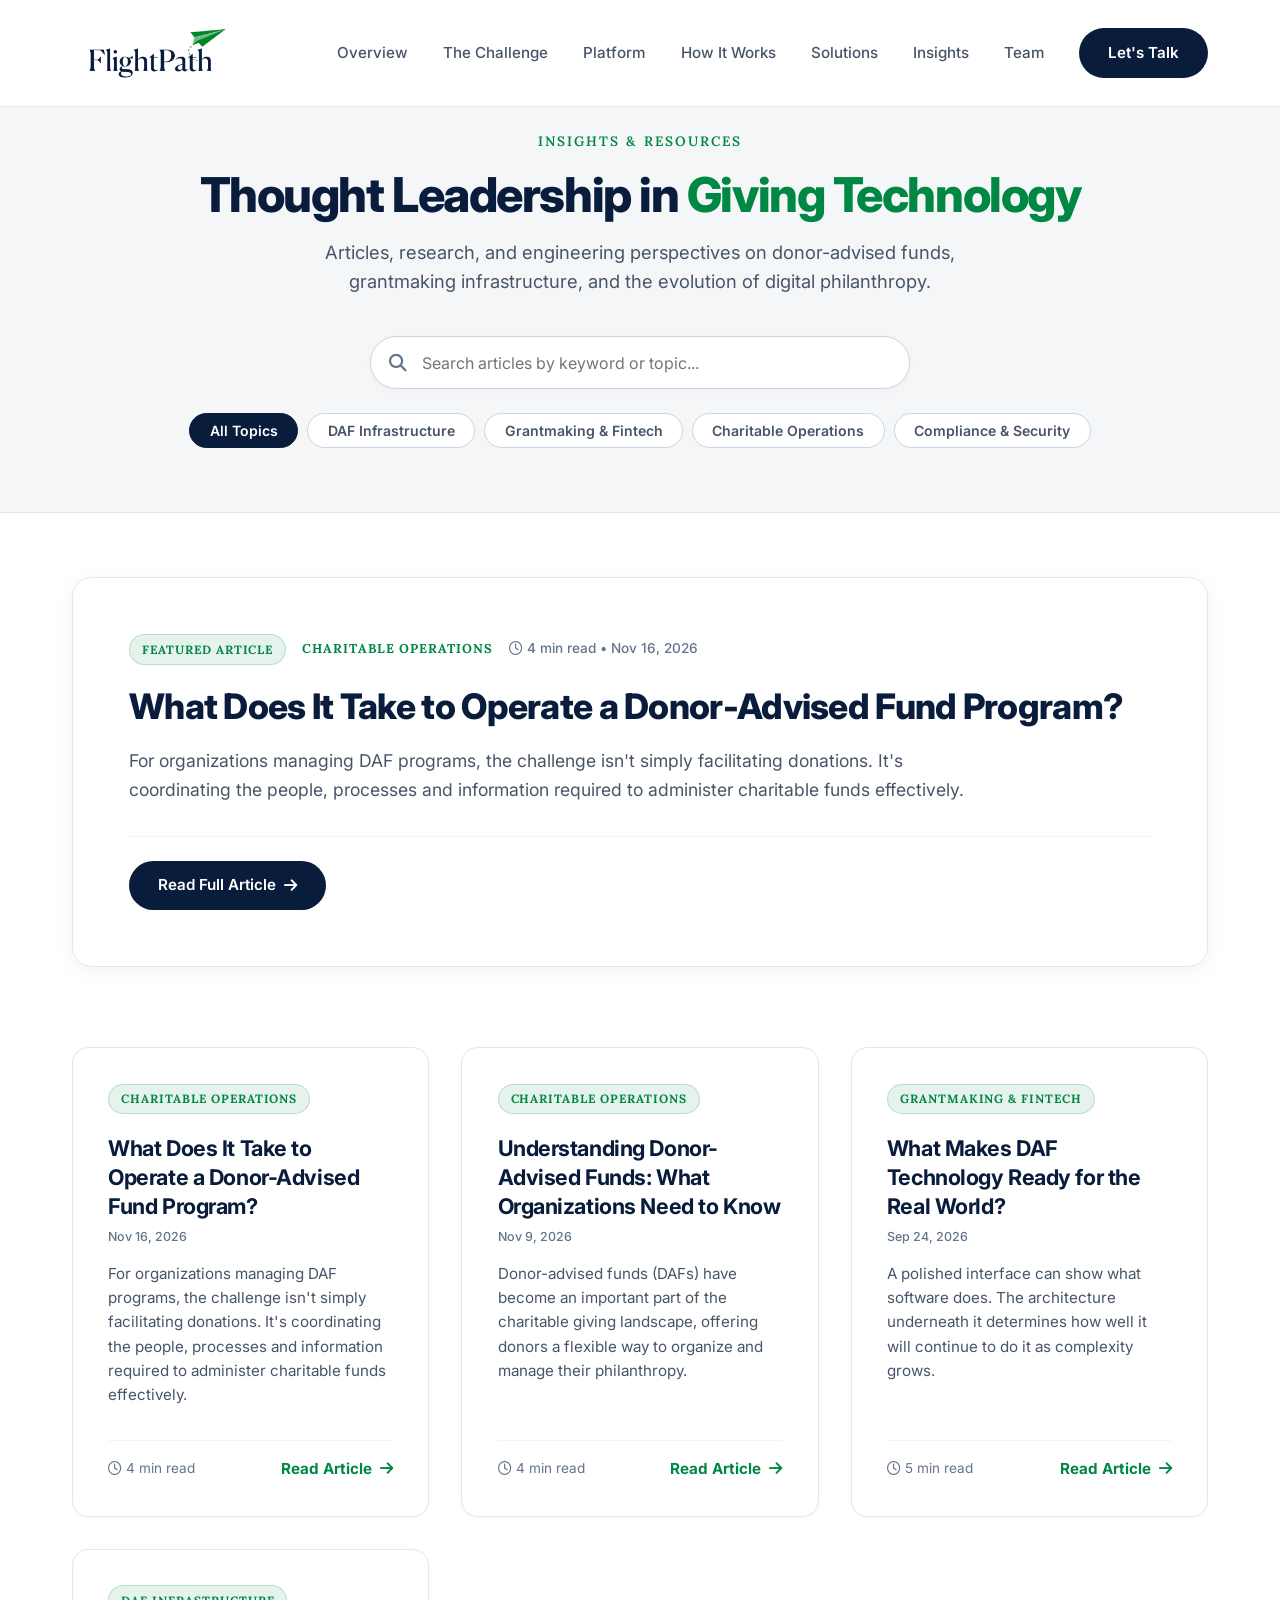
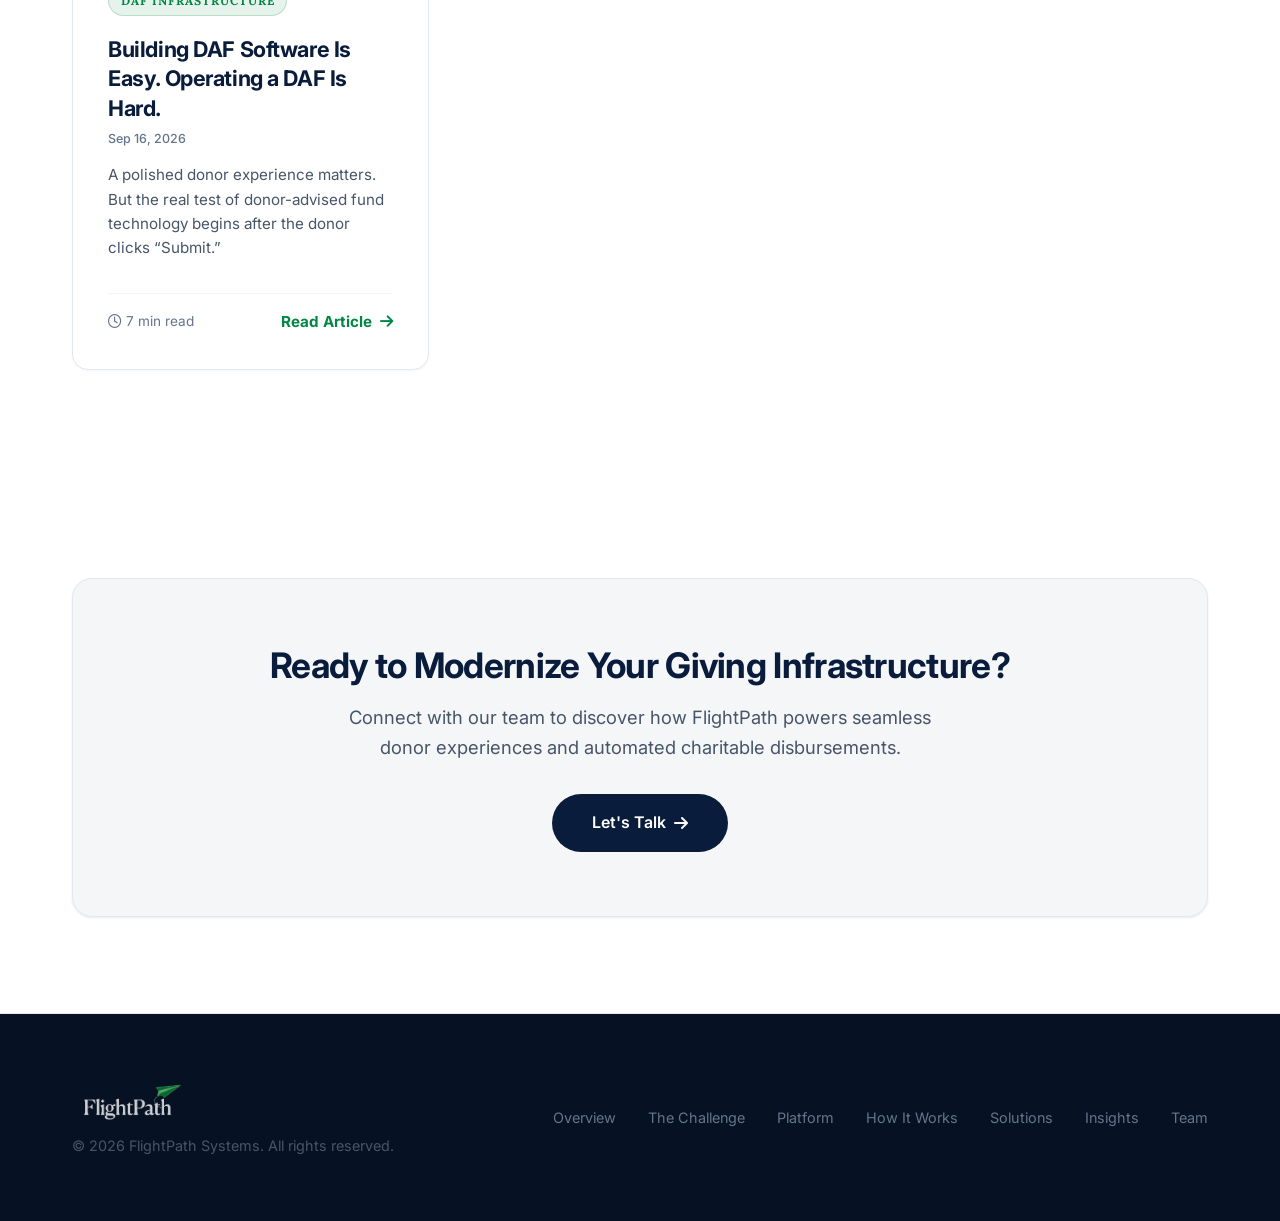
<file: blog.html>
<!DOCTYPE html>
<html lang="en">
<head>
  <meta charset="UTF-8">
  <meta name="viewport" content="width=device-width, initial-scale=1.0">
  <title>Insights & Thought Leadership | FlightPath</title>
  
  <!-- SEO Metadata -->
  <meta name="description" content="Explore FlightPath's latest articles, technical guides, and thought leadership on donor-advised funds, grantmaking infrastructure, and charitable fintech.">
  <meta name="keywords" content="FlightPath Blog, DAF insights, charitable giving fintech, donor advised funds articles, grantmaking tech">
  <meta property="og:title" content="Insights & Thought Leadership | FlightPath">
  <meta property="og:description" content="Explore FlightPath's latest articles and technical guides on donor-advised funds, grantmaking infrastructure, and charitable fintech.">
  <meta property="og:type" content="website">
  <meta property="og:url" content="https://flightpathtech.ca/blog.html">
  <meta property="og:image" content="https://flightpathtech.ca/logo.png">
  
  <!-- Favicon -->
  <link rel="icon" type="image/x-icon" href="favicon.ico">
  <link rel="icon" type="image/png" sizes="32x32" href="favicon-32x32.png">
  <link rel="icon" type="image/png" sizes="16x16" href="favicon-16x16.png">
  <link rel="apple-touch-icon" sizes="180x180" href="favicon.png">

  <!-- FontAwesome Icons -->
  <link rel="stylesheet" href="https://cdnjs.cloudflare.com/ajax/libs/font-awesome/6.4.0/css/all.min.css" integrity="sha512-iecdLmaskl7CVkqkXNQ/ZH/XLlvWZOJyj7Yy7tcenmpD1ypASozpmT/E0iPtmFIB46ZmdtAc9eNBvH0H/ZpiBw==" crossorigin="anonymous" referrerpolicy="no-referrer" />
  
  <!-- Custom Stylesheet -->
  <link rel="stylesheet" href="style.css?v=1.3">
</head>
<body class="blog-page">

  <!-- ==========================================
       Header & Navigation
       ========================================== -->
  <header>
    <div class="container">
      <a href="index.html" class="logo">
        <img src="logo.png" alt="FlightPath Logo" class="logo-img">
      </a>
      <nav class="nav-links">
        <a href="index.html#stats" class="nav-link">Overview</a>
        <a href="index.html#problem-solution" class="nav-link">The Challenge</a>
        <a href="index.html#architecture" class="nav-link">Platform</a>
        <a href="index.html#workflow" class="nav-link">How It Works</a>
        <a href="index.html#models" class="nav-link">Solutions</a>
        <a href="blog.html" class="nav-link active">Insights</a>
        <a href="index.html#leadership" class="nav-link">Team</a>
        <a href="index.html#contact" class="btn btn-primary">Let's Talk</a>
      </nav>
      <div class="menu-toggle">
        <i class="fas fa-bars"></i>
      </div>
    </div>
  </header>

  <!-- ==========================================
       Blog Hero Header
       ========================================== -->
  <section class="blog-hero-section">
    <div class="container">
      <div class="blog-hero-content text-center">
        <span class="section-tag">Insights & Resources</span>
        <h1 class="hero-title" style="font-size: 3rem; margin-bottom: 1rem;">
          Thought Leadership in <span>Giving Technology</span>
        </h1>
        <p class="section-subtitle" style="max-width: 680px; margin: 0 auto 2.5rem;">
          Articles, research, and engineering perspectives on donor-advised funds, grantmaking infrastructure, and the evolution of digital philanthropy.
        </p>

        <!-- Search & Filter Controls -->
        <div class="blog-controls">
          <div class="blog-search-box">
            <i class="fas fa-search search-icon"></i>
            <input type="text" id="blog-search-input" placeholder="Search articles by keyword or topic..." class="blog-search-input">
          </div>
          
          <div class="blog-filter-pills" id="filter-pills">
            <button class="filter-pill active" data-category="all">All Topics</button>
            <button class="filter-pill" data-category="DAF Infrastructure">DAF Infrastructure</button>
            <button class="filter-pill" data-category="Grantmaking & Fintech">Grantmaking & Fintech</button>
            <button class="filter-pill" data-category="Charitable Operations">Charitable Operations</button>
            <button class="filter-pill" data-category="Compliance & Security">Compliance & Security</button>
          </div>
        </div>
      </div>
    </div>
  </section>

  <!-- ==========================================
       Featured Article Section
       ========================================== -->
  <section class="featured-article-section">
    <div class="container">
      <!-- Scheduled Featured Article (Goes live Nov 16, 2026) -->
      <article class="featured-article-card" data-category="Charitable Operations" data-article-id="what-does-it-take-to-operate-a-daf-program" data-publish-date="2026-11-16" style="display: none;">
        <div class="featured-article-content">
          <div class="featured-badge-row">
            <span class="insight-badge">Featured Article</span>
            <span class="featured-topic">Charitable Operations</span>
            <span class="insight-date"><i class="far fa-clock"></i> 4 min read • Nov 16, 2026</span>
          </div>
          <h2 class="featured-title">
            <a href="what-does-it-take-to-operate-a-daf-program.html">What Does It Take to Operate a Donor-Advised Fund Program?</a>
          </h2>
          <p class="featured-desc">
            For organizations managing DAF programs, the challenge isn't simply facilitating donations. It's coordinating the people, processes and information required to administer charitable funds effectively.
          </p>
          <div class="featured-author-row">
            <a href="what-does-it-take-to-operate-a-daf-program.html" class="btn btn-primary">
              Read Full Article <i class="fas fa-arrow-right"></i>
            </a>
          </div>
        </div>
      </article>

      <!-- Current Featured Article (Until Nov 16, 2026) -->
      <article class="featured-article-card" data-category="Charitable Operations" data-article-id="understanding-donor-advised-funds" data-hide-after="2026-11-16">
        <div class="featured-article-content">
          <div class="featured-badge-row">
            <span class="insight-badge">Featured Article</span>
            <span class="featured-topic">Charitable Operations</span>
            <span class="insight-date"><i class="far fa-clock"></i> 4 min read • Nov 9, 2026</span>
          </div>
          <h2 class="featured-title">
            <a href="understanding-donor-advised-funds.html">Understanding Donor-Advised Funds: What Organizations Need to Know</a>
          </h2>
          <p class="featured-desc">
            Donor-advised funds (DAFs) have become an important part of the charitable giving landscape, offering donors a flexible way to organize and manage their philanthropy.
          </p>
          <div class="featured-author-row">
            <a href="understanding-donor-advised-funds.html" class="btn btn-primary">
              Read Full Article <i class="fas fa-arrow-right"></i>
            </a>
          </div>
        </div>
      </article>
    </div>
  </section>

  <!-- ==========================================
       Blog Articles Grid
       ========================================== -->
  <section class="blog-grid-section">
    <div class="container">
      <div class="grid-3 blog-articles-grid" id="articles-grid">

        <!-- Article 0 (Scheduled for Nov 16, 2026): What Does It Take to Operate a DAF Program? -->
        <article class="glass insight-card blog-card" data-category="Charitable Operations" data-article-id="what-does-it-take-to-operate-a-daf-program" data-publish-date="2026-11-16" style="display: none;">
          <div class="insight-header">
            <span class="insight-badge">Charitable Operations</span>
          </div>
          <h3 class="insight-title">
            <a href="what-does-it-take-to-operate-a-daf-program.html">What Does It Take to Operate a Donor-Advised Fund Program?</a>
          </h3>
          <div class="insight-date">Nov 16, 2026</div>
          <p class="insight-desc">
            For organizations managing DAF programs, the challenge isn't simply facilitating donations. It's coordinating the people, processes and information required to administer charitable funds effectively.
          </p>
          <div class="blog-card-footer">
            <span class="read-time"><i class="far fa-clock"></i> 4 min read</span>
            <a href="what-does-it-take-to-operate-a-daf-program.html" class="insight-link">Read Article <i class="fas fa-arrow-right"></i></a>
          </div>
        </article>
        
        <!-- Article 1: Understanding Donor-Advised Funds -->
        <article class="glass insight-card blog-card" data-category="Charitable Operations" data-article-id="understanding-donor-advised-funds">
          <div class="insight-header">
            <span class="insight-badge">Charitable Operations</span>
          </div>
          <h3 class="insight-title">
            <a href="understanding-donor-advised-funds.html">Understanding Donor-Advised Funds: What Organizations Need to Know</a>
          </h3>
          <div class="insight-date">Nov 9, 2026</div>
          <p class="insight-desc">
            Donor-advised funds (DAFs) have become an important part of the charitable giving landscape, offering donors a flexible way to organize and manage their philanthropy.
          </p>
          <div class="blog-card-footer">
            <span class="read-time"><i class="far fa-clock"></i> 4 min read</span>
            <a href="understanding-donor-advised-funds.html" class="insight-link">Read Article <i class="fas fa-arrow-right"></i></a>
          </div>
        </article>

        <!-- Article 2: Mike Christie -->
        <article class="glass insight-card blog-card" data-category="Grantmaking & Fintech" data-article-id="what-makes-daf-tech-ready-for-real-world">
          <div class="insight-header">
            <span class="insight-badge">Grantmaking & Fintech</span>
          </div>
          <h3 class="insight-title">
            <a href="what-makes-daf-tech-ready-for-real-world.html">What Makes DAF Technology Ready for the Real World?</a>
          </h3>
          <div class="insight-date">Sep 24, 2026</div>
          <p class="insight-desc">
            A polished interface can show what software does. The architecture underneath it determines how well it will continue to do it as complexity grows.
          </p>
          <div class="blog-card-footer">
            <span class="read-time"><i class="far fa-clock"></i> 5 min read</span>
            <a href="what-makes-daf-tech-ready-for-real-world.html" class="insight-link">Read Article <i class="fas fa-arrow-right"></i></a>
          </div>
        </article>

        <!-- Article 3: Tammy Kyte -->
        <article class="glass insight-card blog-card" data-category="DAF Infrastructure" data-article-id="building-daf-software-is-easy">
          <div class="insight-header">
            <span class="insight-badge">DAF Infrastructure</span>
          </div>
          <h3 class="insight-title">
            <a href="building-daf-software-is-easy.html">Building DAF Software Is Easy. Operating a DAF Is Hard.</a>
          </h3>
          <div class="insight-date">Sep 16, 2026</div>
          <p class="insight-desc">
            A polished donor experience matters. But the real test of donor-advised fund technology begins after the donor clicks “Submit.”
          </p>
          <div class="blog-card-footer">
            <span class="read-time"><i class="far fa-clock"></i> 7 min read</span>
            <a href="building-daf-software-is-easy.html" class="insight-link">Read Article <i class="fas fa-arrow-right"></i></a>
          </div>
        </article>

      </div>

      <!-- Empty Search State -->
      <div id="no-results" class="text-center" style="display: none; padding: 4rem 1rem;">
        <i class="fas fa-newspaper" style="font-size: 3rem; color: #cbd5e1; margin-bottom: 1rem;"></i>
        <h3 style="font-size: 1.5rem; margin-bottom: 0.5rem; color: var(--color-primary);">No matching articles found</h3>
        <p style="color: var(--text-secondary);">Try adjusting your search keyword or selecting a different category filter.</p>
      </div>
    </div>
  </section>

  <!-- ==========================================
       Call to Action Section
       ========================================== -->
  <section class="blog-cta-section">
    <div class="container">
      <div class="glass blog-cta-card text-center">
        <h2 class="section-title" style="font-size: 2.2rem; margin-bottom: 1rem;">Ready to Modernize Your Giving Infrastructure?</h2>
        <p class="section-subtitle" style="max-width: 600px; margin: 0 auto 2rem;">
          Connect with our team to discover how FlightPath powers seamless donor experiences and automated charitable disbursements.
        </p>
        <a href="index.html#contact" class="btn btn-primary" style="padding: 1rem 2.5rem; font-size: 1rem;">
          Let's Talk <i class="fas fa-arrow-right"></i>
        </a>
      </div>
    </div>
  </section>

  <!-- ==========================================
       Article Reader Modal Overlay
       ========================================== -->
  <div id="article-modal" class="article-modal-overlay">
    <div class="article-modal-container glass">
      <button class="modal-close-btn" id="modal-close-btn">
        <i class="fas fa-times"></i>
      </button>
      <div class="article-modal-body" id="article-modal-body">
        <!-- Dynamic Content Injected Here -->
      </div>
    </div>
  </div>

  <!-- ==========================================
       Footer
       ========================================== -->
  <footer>
    <div class="container footer-layout">
      <div class="footer-left">
        <div class="logo footer-logo">
          <img src="logo_white.png" alt="FlightPath Logo" class="logo-img">
        </div>
        <p class="footer-copy">&copy; 2026 FlightPath Systems. All rights reserved.</p>
      </div>
      <nav class="footer-nav">
        <a href="index.html#stats" class="footer-nav-link">Overview</a>
        <a href="index.html#problem-solution" class="footer-nav-link">The Challenge</a>
        <a href="index.html#architecture" class="footer-nav-link">Platform</a>
        <a href="index.html#workflow" class="footer-nav-link">How It Works</a>
        <a href="index.html#models" class="footer-nav-link">Solutions</a>
        <a href="blog.html" class="footer-nav-link">Insights</a>
        <a href="index.html#leadership" class="footer-nav-link">Team</a>
      </nav>
    </div>
  </footer>

  <!-- Script Files -->
  <script src="app.js"></script>
  <script src="blog.js"></script>
</body>
</html>
</file>
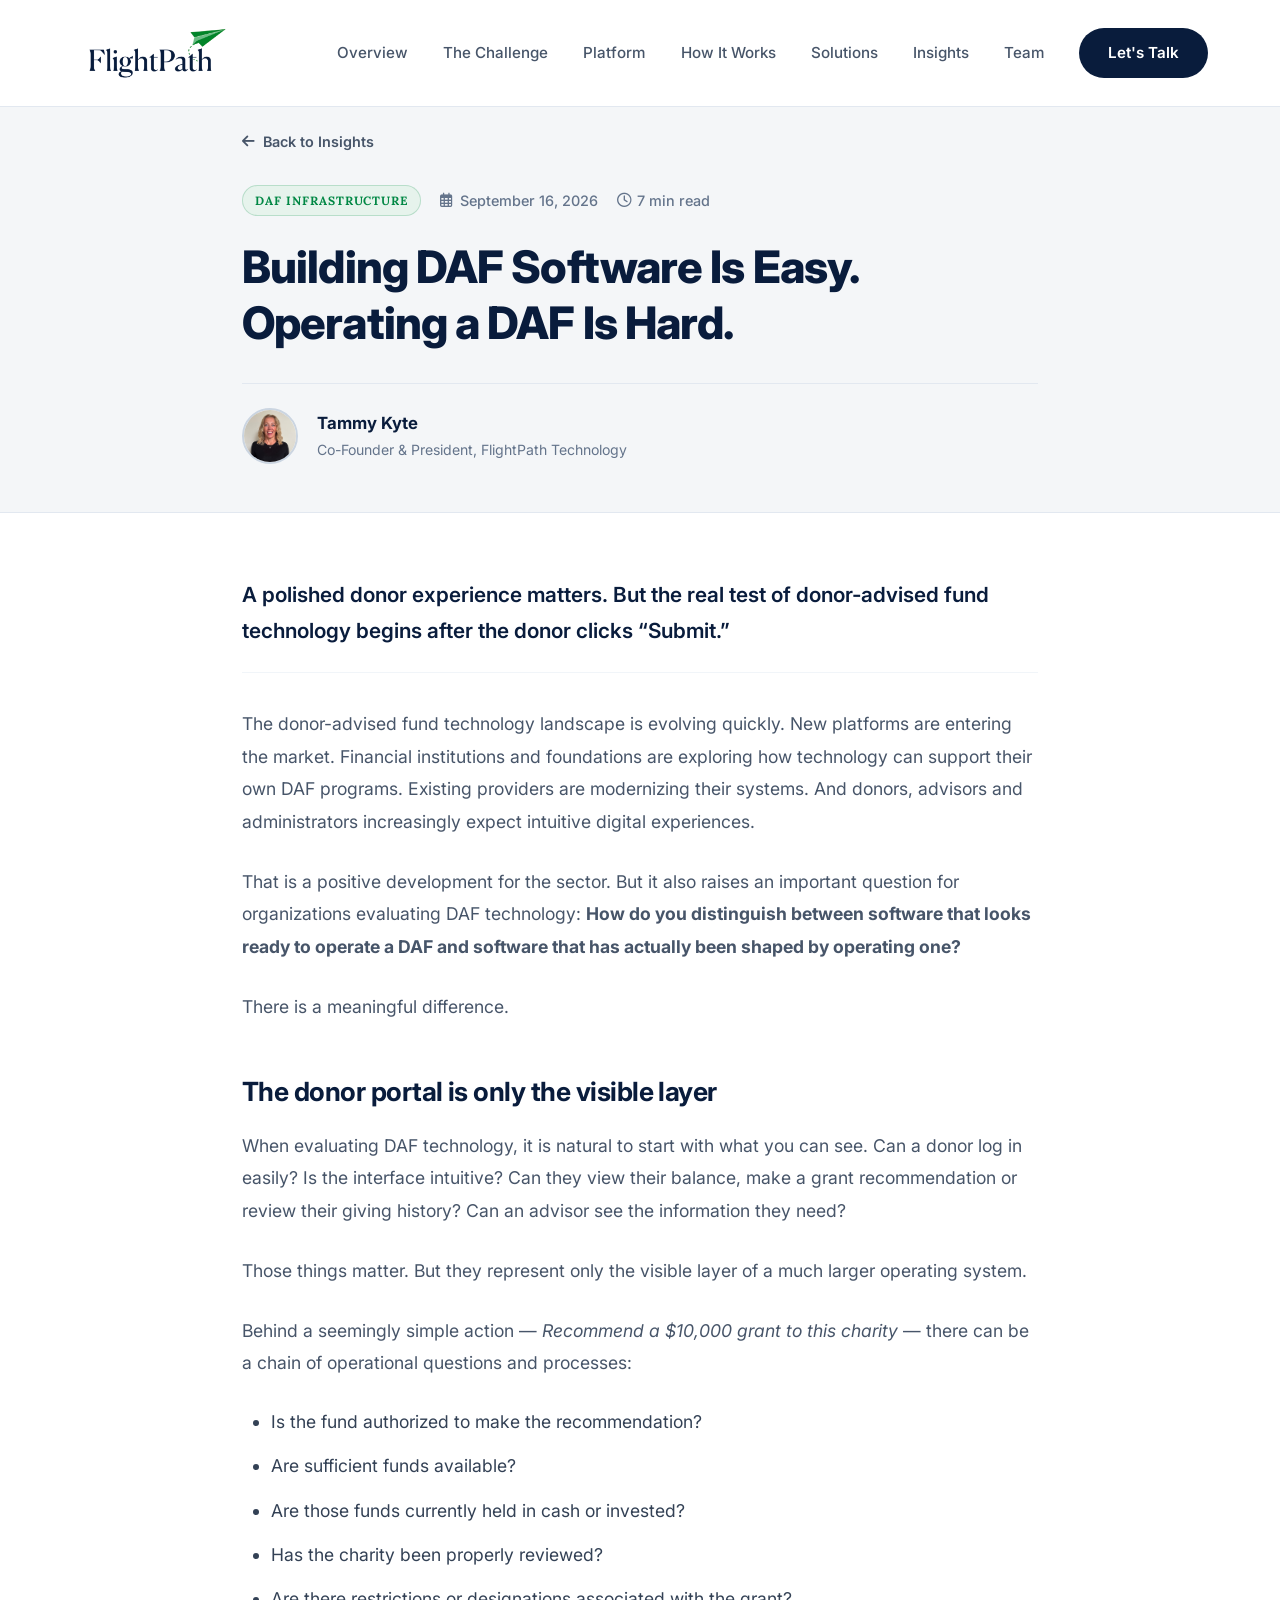
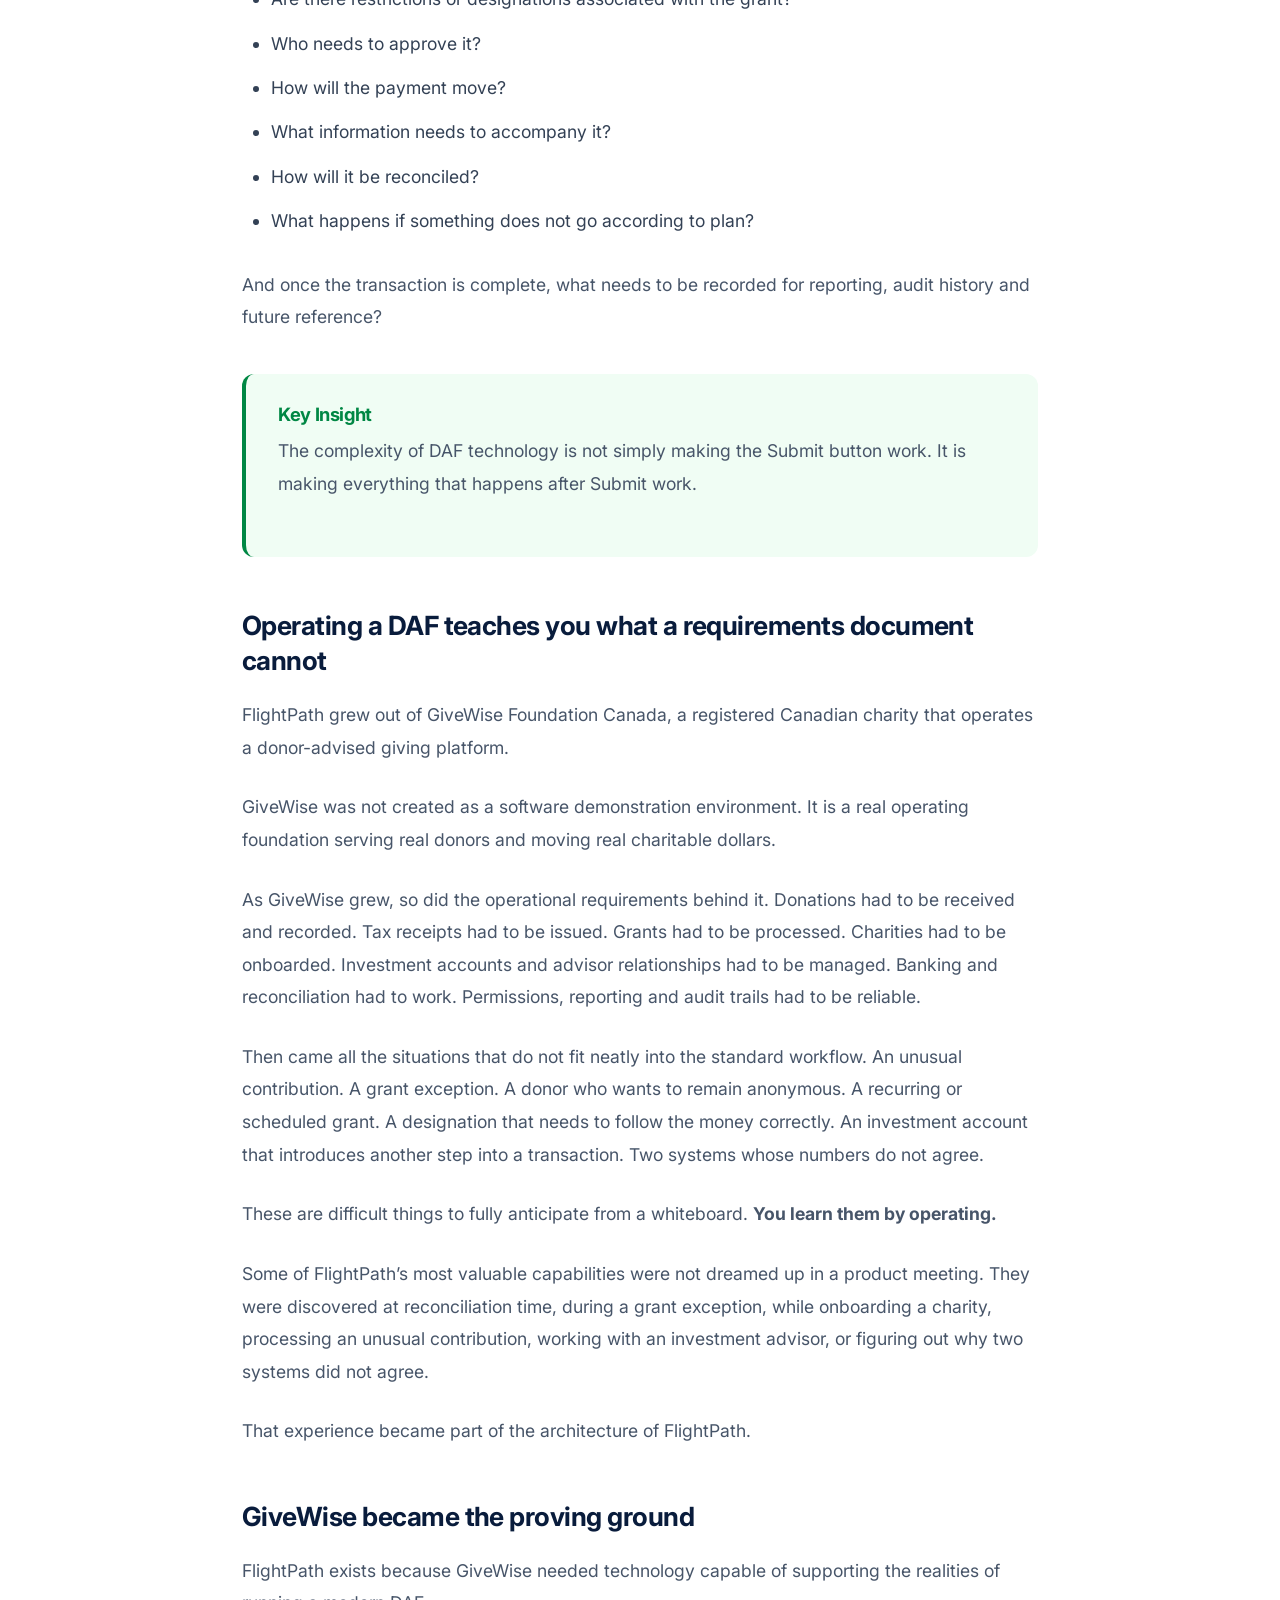
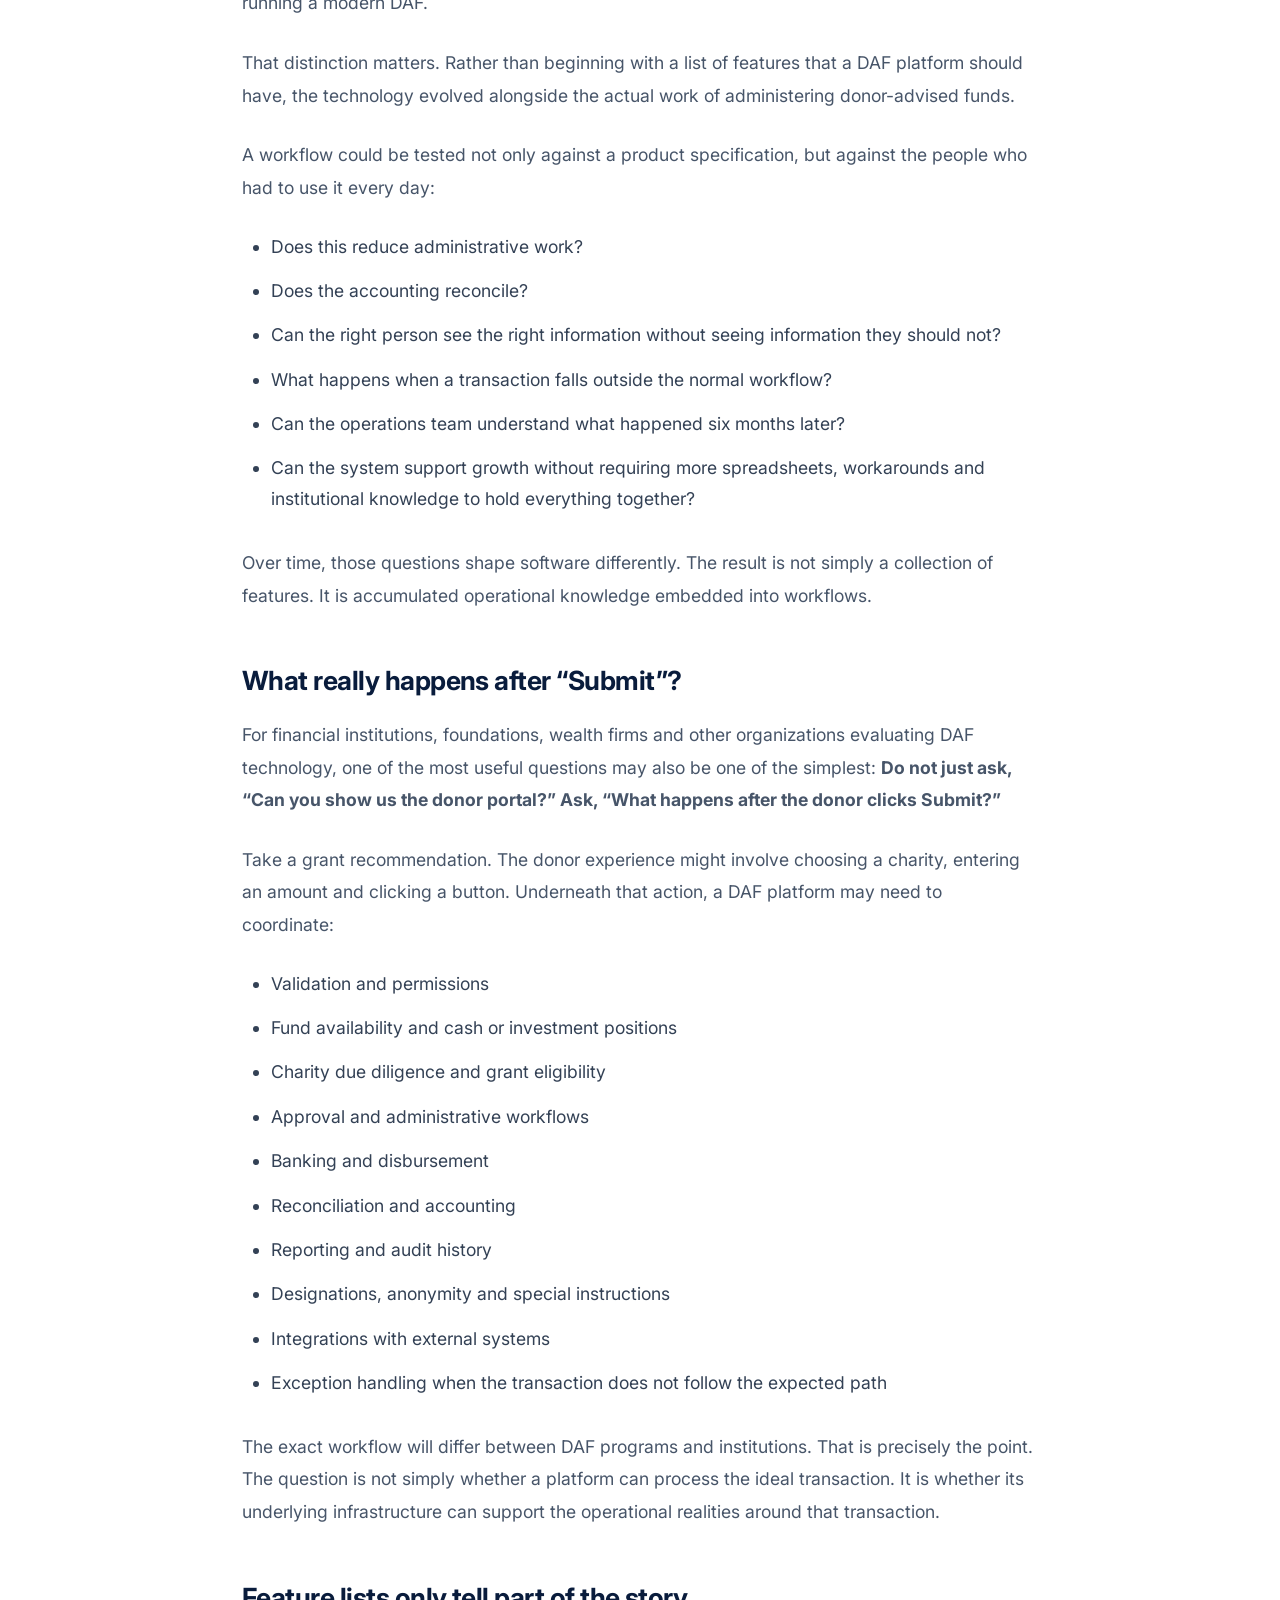
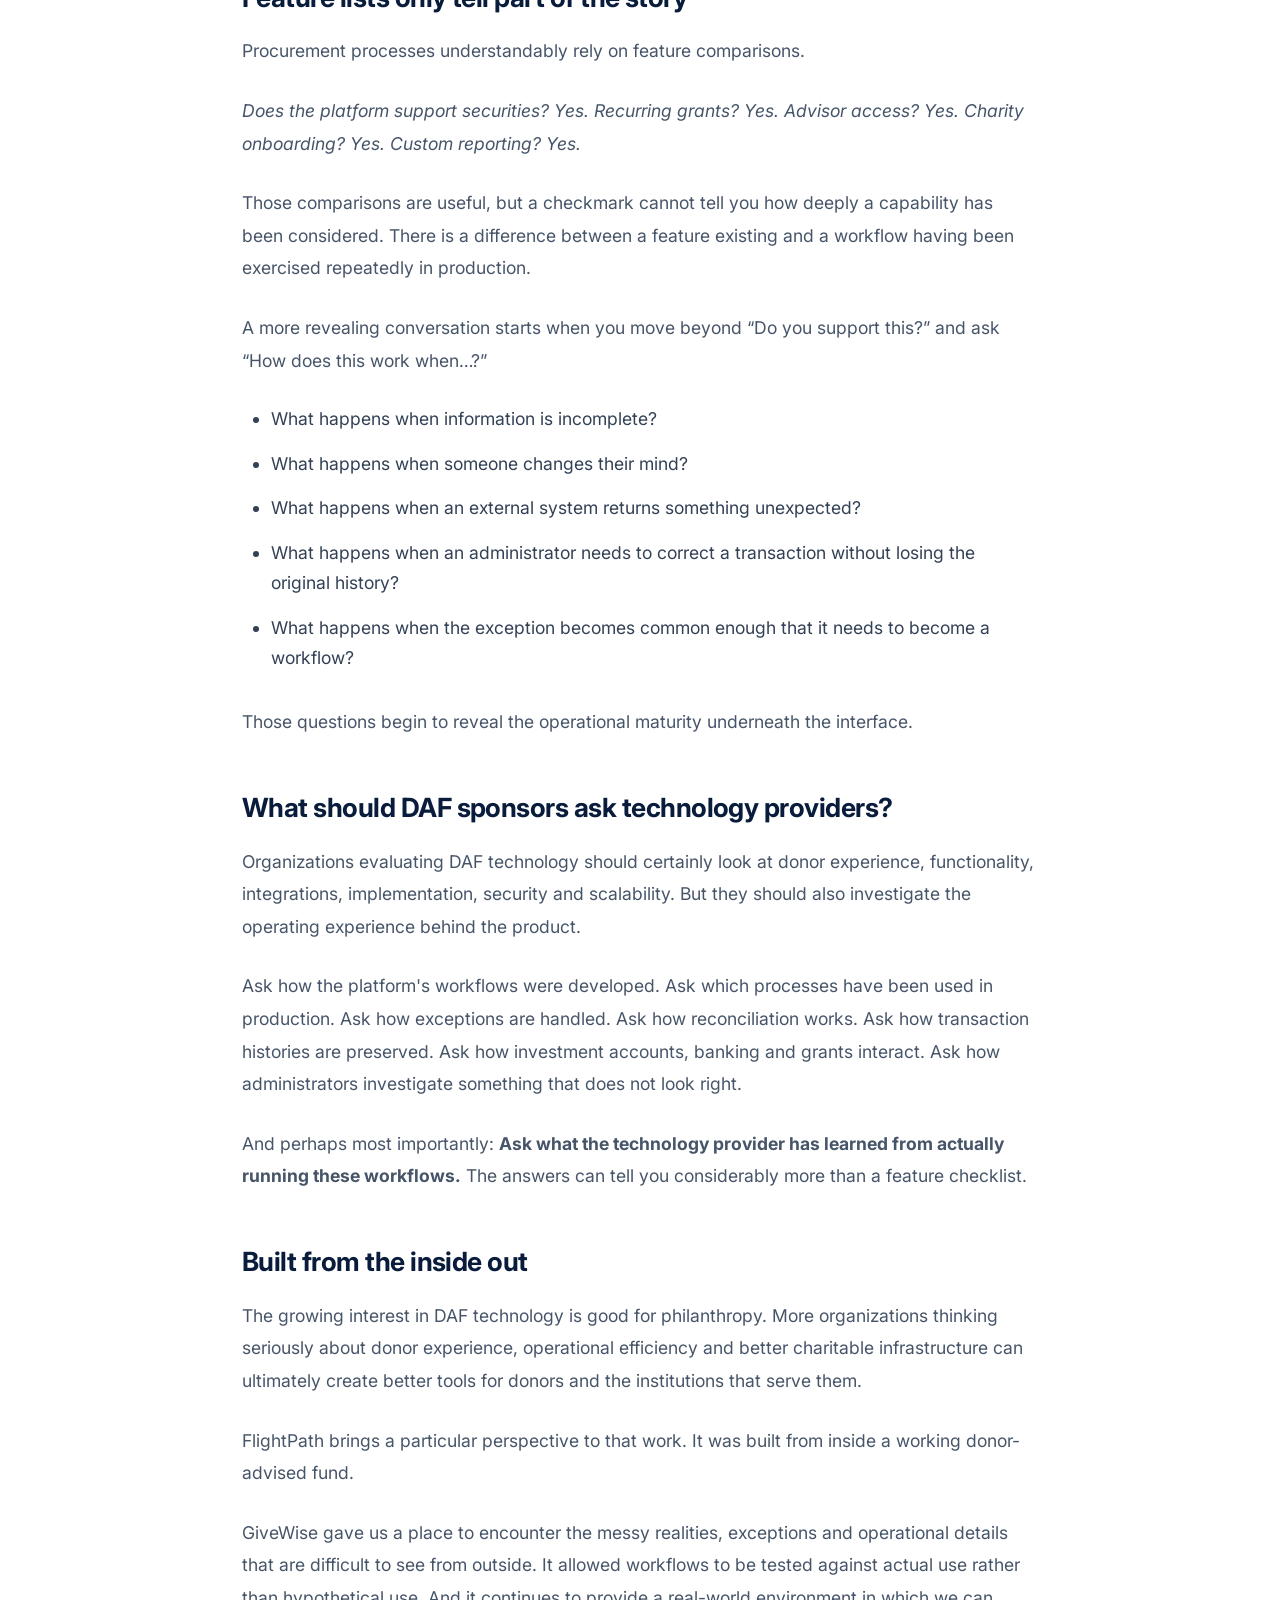
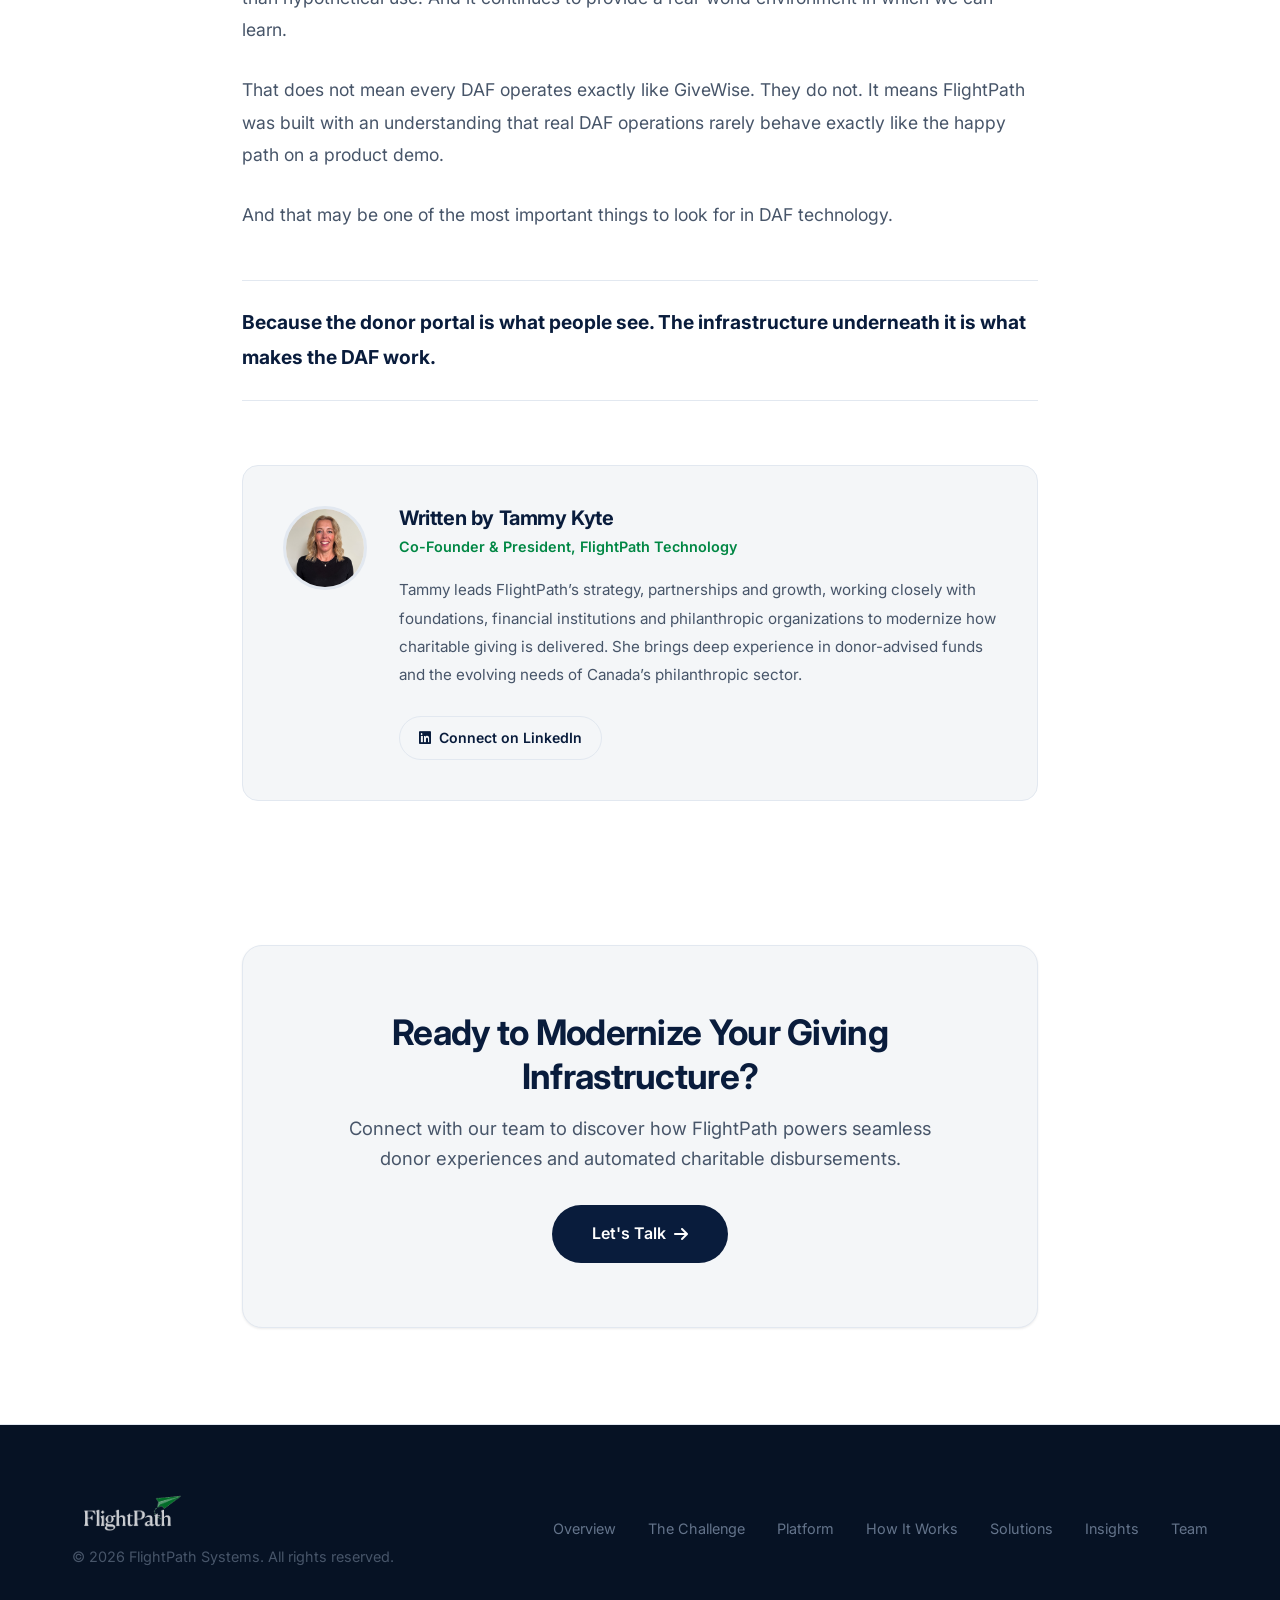
<file: building-daf-software-is-easy.html>
<!DOCTYPE html>
<html lang="en">
<head>
  <meta charset="UTF-8">
  <meta name="viewport" content="width=device-width, initial-scale=1.0">
  <title>Building DAF Software Is Easy. Operating a DAF Is Hard. | FlightPath</title>
  
  <!-- SEO & Social Sharing Open Graph Metadata -->
  <meta name="description" content="A polished donor experience matters. But the real test of donor-advised fund technology begins after the donor clicks 'Submit'. Learn what operating a DAF teaches you about giving infrastructure.">
  <meta name="keywords" content="Donor Advised Funds, DAF Technology, DAF Operations, FlightPath, GiveWise, Grantmaking Software, Philanthropic Infrastructure">
  <meta name="author" content="Tammy Kyte">
  
  <meta property="og:title" content="Building DAF Software Is Easy. Operating a DAF Is Hard. | FlightPath">
  <meta property="og:description" content="A polished donor experience matters. But the real test of donor-advised fund technology begins after the donor clicks 'Submit'.">
  <meta property="og:type" content="article">
  <meta property="og:url" content="https://flightpathtech.ca/building-daf-software-is-easy.html">
  <meta property="og:image" content="https://flightpathtech.ca/logo.png">
  <meta property="article:published_time" content="2026-09-16">
  <meta property="article:author" content="Tammy Kyte">
  
  <!-- Twitter Card Metadata -->
  <meta name="twitter:card" content="summary_large_image">
  <meta name="twitter:title" content="Building DAF Software Is Easy. Operating a DAF Is Hard.">
  <meta name="twitter:description" content="A polished donor experience matters. But the real test of donor-advised fund technology begins after the donor clicks 'Submit'.">
  <meta name="twitter:image" content="https://flightpathtech.ca/logo.png">

  <!-- Favicon -->
  <link rel="icon" type="image/x-icon" href="favicon.ico">
  <link rel="icon" type="image/png" sizes="32x32" href="favicon-32x32.png">
  <link rel="icon" type="image/png" sizes="16x16" href="favicon-16x16.png">
  <link rel="apple-touch-icon" sizes="180x180" href="favicon.png">

  <!-- FontAwesome Icons -->
  <link rel="stylesheet" href="https://cdnjs.cloudflare.com/ajax/libs/font-awesome/6.4.0/css/all.min.css" integrity="sha512-iecdLmaskl7CVkqkXNQ/ZH/XLlvWZOJyj7Yy7tcenmpD1ypASozpmT/E0iPtmFIB46ZmdtAc9eNBvH0H/ZpiBw==" crossorigin="anonymous" referrerpolicy="no-referrer" />
  
  <!-- Custom Stylesheet -->
  <link rel="stylesheet" href="style.css?v=1.2">
</head>
<body class="blog-post-page">

  <!-- ==========================================
       Header & Navigation
       ========================================== -->
  <header>
    <div class="container">
      <a href="index.html" class="logo">
        <img src="logo.png" alt="FlightPath Logo" class="logo-img">
      </a>
      <nav class="nav-links">
        <a href="index.html#stats" class="nav-link">Overview</a>
        <a href="index.html#problem-solution" class="nav-link">The Challenge</a>
        <a href="index.html#architecture" class="nav-link">Platform</a>
        <a href="index.html#workflow" class="nav-link">How It Works</a>
        <a href="index.html#models" class="nav-link">Solutions</a>
        <a href="blog.html" class="nav-link active">Insights</a>
        <a href="index.html#leadership" class="nav-link">Team</a>
        <a href="index.html#contact" class="btn btn-primary">Let's Talk</a>
      </nav>
      <div class="menu-toggle">
        <i class="fas fa-bars"></i>
      </div>
    </div>
  </header>

  <!-- ==========================================
       Article Hero & Header
       ========================================== -->
  <section class="article-hero-section">
    <div class="container" style="max-width: 860px;">
      
      <!-- Back Link -->
      <a href="blog.html" class="back-to-blog-link">
        <i class="fas fa-arrow-left"></i> Back to Insights
      </a>

      <div class="article-meta-bar">
        <span class="insight-badge">DAF Infrastructure</span>
        <span class="article-meta-date"><i class="far fa-calendar-alt"></i> September 16, 2026</span>
        <span class="article-meta-read"><i class="far fa-clock"></i> 7 min read</span>
      </div>

      <h1 class="article-page-title">
        Building DAF Software Is Easy. Operating a DAF Is Hard.
      </h1>

      <!-- Author Byline Bar -->
      <div class="article-author-bar">
        <img src="tammy-kyte.png" alt="Tammy Kyte" class="article-author-img">
        <div class="article-author-meta">
          <span class="article-author-name">Tammy Kyte</span>
          <span class="article-author-title">Co-Founder & President, FlightPath Technology</span>
        </div>
      </div>

    </div>
  </section>

  <!-- ==========================================
       Main Article Content Body
       ========================================== -->
  <main class="article-body-section">
    <div class="container" style="max-width: 860px;">
      <article class="article-main-content">

        <p class="lead-text">
          A polished donor experience matters. But the real test of donor-advised fund technology begins after the donor clicks “Submit.”
        </p>

        <p>
          The donor-advised fund technology landscape is evolving quickly. New platforms are entering the market. Financial institutions and foundations are exploring how technology can support their own DAF programs. Existing providers are modernizing their systems. And donors, advisors and administrators increasingly expect intuitive digital experiences.
        </p>

        <p>
          That is a positive development for the sector. But it also raises an important question for organizations evaluating DAF technology: <strong>How do you distinguish between software that looks ready to operate a DAF and software that has actually been shaped by operating one?</strong>
        </p>

        <p>There is a meaningful difference.</p>

        <h3>The donor portal is only the visible layer</h3>

        <p>
          When evaluating DAF technology, it is natural to start with what you can see. Can a donor log in easily? Is the interface intuitive? Can they view their balance, make a grant recommendation or review their giving history? Can an advisor see the information they need?
        </p>

        <p>
          Those things matter. But they represent only the visible layer of a much larger operating system.
        </p>

        <p>
          Behind a seemingly simple action — <em>Recommend a $10,000 grant to this charity</em> — there can be a chain of operational questions and processes:
        </p>

        <ul>
          <li>Is the fund authorized to make the recommendation?</li>
          <li>Are sufficient funds available?</li>
          <li>Are those funds currently held in cash or invested?</li>
          <li>Has the charity been properly reviewed?</li>
          <li>Are there restrictions or designations associated with the grant?</li>
          <li>Who needs to approve it?</li>
          <li>How will the payment move?</li>
          <li>What information needs to accompany it?</li>
          <li>How will it be reconciled?</li>
          <li>What happens if something does not go according to plan?</li>
        </ul>

        <p>
          And once the transaction is complete, what needs to be recorded for reporting, audit history and future reference?
        </p>

        <div class="article-callout">
          <h4>Key Insight</h4>
          <p>
            The complexity of DAF technology is not simply making the Submit button work. It is making everything that happens after Submit work.
          </p>
        </div>

        <h3>Operating a DAF teaches you what a requirements document cannot</h3>

        <p>
          FlightPath grew out of GiveWise Foundation Canada, a registered Canadian charity that operates a donor-advised giving platform.
        </p>

        <p>
          GiveWise was not created as a software demonstration environment. It is a real operating foundation serving real donors and moving real charitable dollars.
        </p>

        <p>
          As GiveWise grew, so did the operational requirements behind it. Donations had to be received and recorded. Tax receipts had to be issued. Grants had to be processed. Charities had to be onboarded. Investment accounts and advisor relationships had to be managed. Banking and reconciliation had to work. Permissions, reporting and audit trails had to be reliable.
        </p>

        <p>
          Then came all the situations that do not fit neatly into the standard workflow. An unusual contribution. A grant exception. A donor who wants to remain anonymous. A recurring or scheduled grant. A designation that needs to follow the money correctly. An investment account that introduces another step into a transaction. Two systems whose numbers do not agree.
        </p>

        <p>
          These are difficult things to fully anticipate from a whiteboard. <strong>You learn them by operating.</strong>
        </p>

        <p>
          Some of FlightPath’s most valuable capabilities were not dreamed up in a product meeting. They were discovered at reconciliation time, during a grant exception, while onboarding a charity, processing an unusual contribution, working with an investment advisor, or figuring out why two systems did not agree.
        </p>

        <p>That experience became part of the architecture of FlightPath.</p>

        <h3>GiveWise became the proving ground</h3>

        <p>
          FlightPath exists because GiveWise needed technology capable of supporting the realities of running a modern DAF.
        </p>

        <p>
          That distinction matters. Rather than beginning with a list of features that a DAF platform should have, the technology evolved alongside the actual work of administering donor-advised funds.
        </p>

        <p>
          A workflow could be tested not only against a product specification, but against the people who had to use it every day:
        </p>

        <ul>
          <li>Does this reduce administrative work?</li>
          <li>Does the accounting reconcile?</li>
          <li>Can the right person see the right information without seeing information they should not?</li>
          <li>What happens when a transaction falls outside the normal workflow?</li>
          <li>Can the operations team understand what happened six months later?</li>
          <li>Can the system support growth without requiring more spreadsheets, workarounds and institutional knowledge to hold everything together?</li>
        </ul>

        <p>
          Over time, those questions shape software differently. The result is not simply a collection of features. It is accumulated operational knowledge embedded into workflows.
        </p>

        <h3>What really happens after “Submit”?</h3>

        <p>
          For financial institutions, foundations, wealth firms and other organizations evaluating DAF technology, one of the most useful questions may also be one of the simplest: <strong>Do not just ask, “Can you show us the donor portal?” Ask, “What happens after the donor clicks Submit?”</strong>
        </p>

        <p>
          Take a grant recommendation. The donor experience might involve choosing a charity, entering an amount and clicking a button. Underneath that action, a DAF platform may need to coordinate:
        </p>

        <ul>
          <li>Validation and permissions</li>
          <li>Fund availability and cash or investment positions</li>
          <li>Charity due diligence and grant eligibility</li>
          <li>Approval and administrative workflows</li>
          <li>Banking and disbursement</li>
          <li>Reconciliation and accounting</li>
          <li>Reporting and audit history</li>
          <li>Designations, anonymity and special instructions</li>
          <li>Integrations with external systems</li>
          <li>Exception handling when the transaction does not follow the expected path</li>
        </ul>

        <p>
          The exact workflow will differ between DAF programs and institutions. That is precisely the point. The question is not simply whether a platform can process the ideal transaction. It is whether its underlying infrastructure can support the operational realities around that transaction.
        </p>

        <h3>Feature lists only tell part of the story</h3>

        <p>Procurement processes understandably rely on feature comparisons.</p>

        <p>
          <em>Does the platform support securities? Yes. Recurring grants? Yes. Advisor access? Yes. Charity onboarding? Yes. Custom reporting? Yes.</em>
        </p>

        <p>
          Those comparisons are useful, but a checkmark cannot tell you how deeply a capability has been considered. There is a difference between a feature existing and a workflow having been exercised repeatedly in production.
        </p>

        <p>
          A more revealing conversation starts when you move beyond “Do you support this?” and ask “How does this work when…?”
        </p>

        <ul>
          <li>What happens when information is incomplete?</li>
          <li>What happens when someone changes their mind?</li>
          <li>What happens when an external system returns something unexpected?</li>
          <li>What happens when an administrator needs to correct a transaction without losing the original history?</li>
          <li>What happens when the exception becomes common enough that it needs to become a workflow?</li>
        </ul>

        <p>
          Those questions begin to reveal the operational maturity underneath the interface.
        </p>

        <h3>What should DAF sponsors ask technology providers?</h3>

        <p>
          Organizations evaluating DAF technology should certainly look at donor experience, functionality, integrations, implementation, security and scalability. But they should also investigate the operating experience behind the product.
        </p>

        <p>
          Ask how the platform's workflows were developed. Ask which processes have been used in production. Ask how exceptions are handled. Ask how reconciliation works. Ask how transaction histories are preserved. Ask how investment accounts, banking and grants interact. Ask how administrators investigate something that does not look right.
        </p>

        <p>
          And perhaps most importantly: <strong>Ask what the technology provider has learned from actually running these workflows.</strong> The answers can tell you considerably more than a feature checklist.
        </p>

        <h3>Built from the inside out</h3>

        <p>
          The growing interest in DAF technology is good for philanthropy. More organizations thinking seriously about donor experience, operational efficiency and better charitable infrastructure can ultimately create better tools for donors and the institutions that serve them.
        </p>

        <p>
          FlightPath brings a particular perspective to that work. It was built from inside a working donor-advised fund.
        </p>

        <p>
          GiveWise gave us a place to encounter the messy realities, exceptions and operational details that are difficult to see from outside. It allowed workflows to be tested against actual use rather than hypothetical use. And it continues to provide a real-world environment in which we can learn.
        </p>

        <p>
          That does not mean every DAF operates exactly like GiveWise. They do not. It means FlightPath was built with an understanding that real DAF operations rarely behave exactly like the happy path on a product demo.
        </p>

        <p>
          And that may be one of the most important things to look for in DAF technology.
        </p>

        <p class="article-closing-statement">
          Because the donor portal is what people see. The infrastructure underneath it is what makes the DAF work.
        </p>

        <!-- Author Bio Box -->
        <div class="author-bio-card">
          <img src="tammy-kyte.png" alt="Tammy Kyte" class="author-bio-avatar">
          <div class="author-bio-details">
            <h4 class="author-bio-name">Written by Tammy Kyte</h4>
            <span class="author-bio-title">Co-Founder & President, FlightPath Technology</span>
            <p class="author-bio-text">
              Tammy leads FlightPath’s strategy, partnerships and growth, working closely with foundations, financial institutions and philanthropic organizations to modernize how charitable giving is delivered. She brings deep experience in donor-advised funds and the evolving needs of Canada’s philanthropic sector.
            </p>
            <a href="https://www.linkedin.com/in/tammy-kyte-b3133175/" target="_blank" rel="noopener" class="btn btn-secondary author-linkedin-btn">
              <i class="fab fa-linkedin"></i> Connect on LinkedIn
            </a>
          </div>
        </div>

      </article>
    </div>
  </main>

  <!-- ==========================================
       Call to Action Section
       ========================================== -->
  <section class="blog-cta-section" style="padding: 4rem 0 6rem;">
    <div class="container" style="max-width: 860px;">
      <div class="glass blog-cta-card text-center">
        <h2 class="section-title" style="font-size: 2.2rem; margin-bottom: 1rem;">Ready to Modernize Your Giving Infrastructure?</h2>
        <p class="section-subtitle" style="max-width: 600px; margin: 0 auto 2rem;">
          Connect with our team to discover how FlightPath powers seamless donor experiences and automated charitable disbursements.
        </p>
        <a href="index.html#contact" class="btn btn-primary" style="padding: 1rem 2.5rem; font-size: 1rem;">
          Let's Talk <i class="fas fa-arrow-right"></i>
        </a>
      </div>
    </div>
  </section>

  <!-- ==========================================
       Footer
       ========================================== -->
  <footer>
    <div class="container footer-layout">
      <div class="footer-left">
        <div class="logo footer-logo">
          <img src="logo_white.png" alt="FlightPath Logo" class="logo-img">
        </div>
        <p class="footer-copy">&copy; 2026 FlightPath Systems. All rights reserved.</p>
      </div>
      <nav class="footer-nav">
        <a href="index.html#stats" class="footer-nav-link">Overview</a>
        <a href="index.html#problem-solution" class="footer-nav-link">The Challenge</a>
        <a href="index.html#architecture" class="footer-nav-link">Platform</a>
        <a href="index.html#workflow" class="footer-nav-link">How It Works</a>
        <a href="index.html#models" class="footer-nav-link">Solutions</a>
        <a href="blog.html" class="footer-nav-link">Insights</a>
        <a href="index.html#leadership" class="footer-nav-link">Team</a>
      </nav>
    </div>
  </footer>

  <!-- Script Files -->
  <script src="app.js"></script>
</body>
</html>
</file>
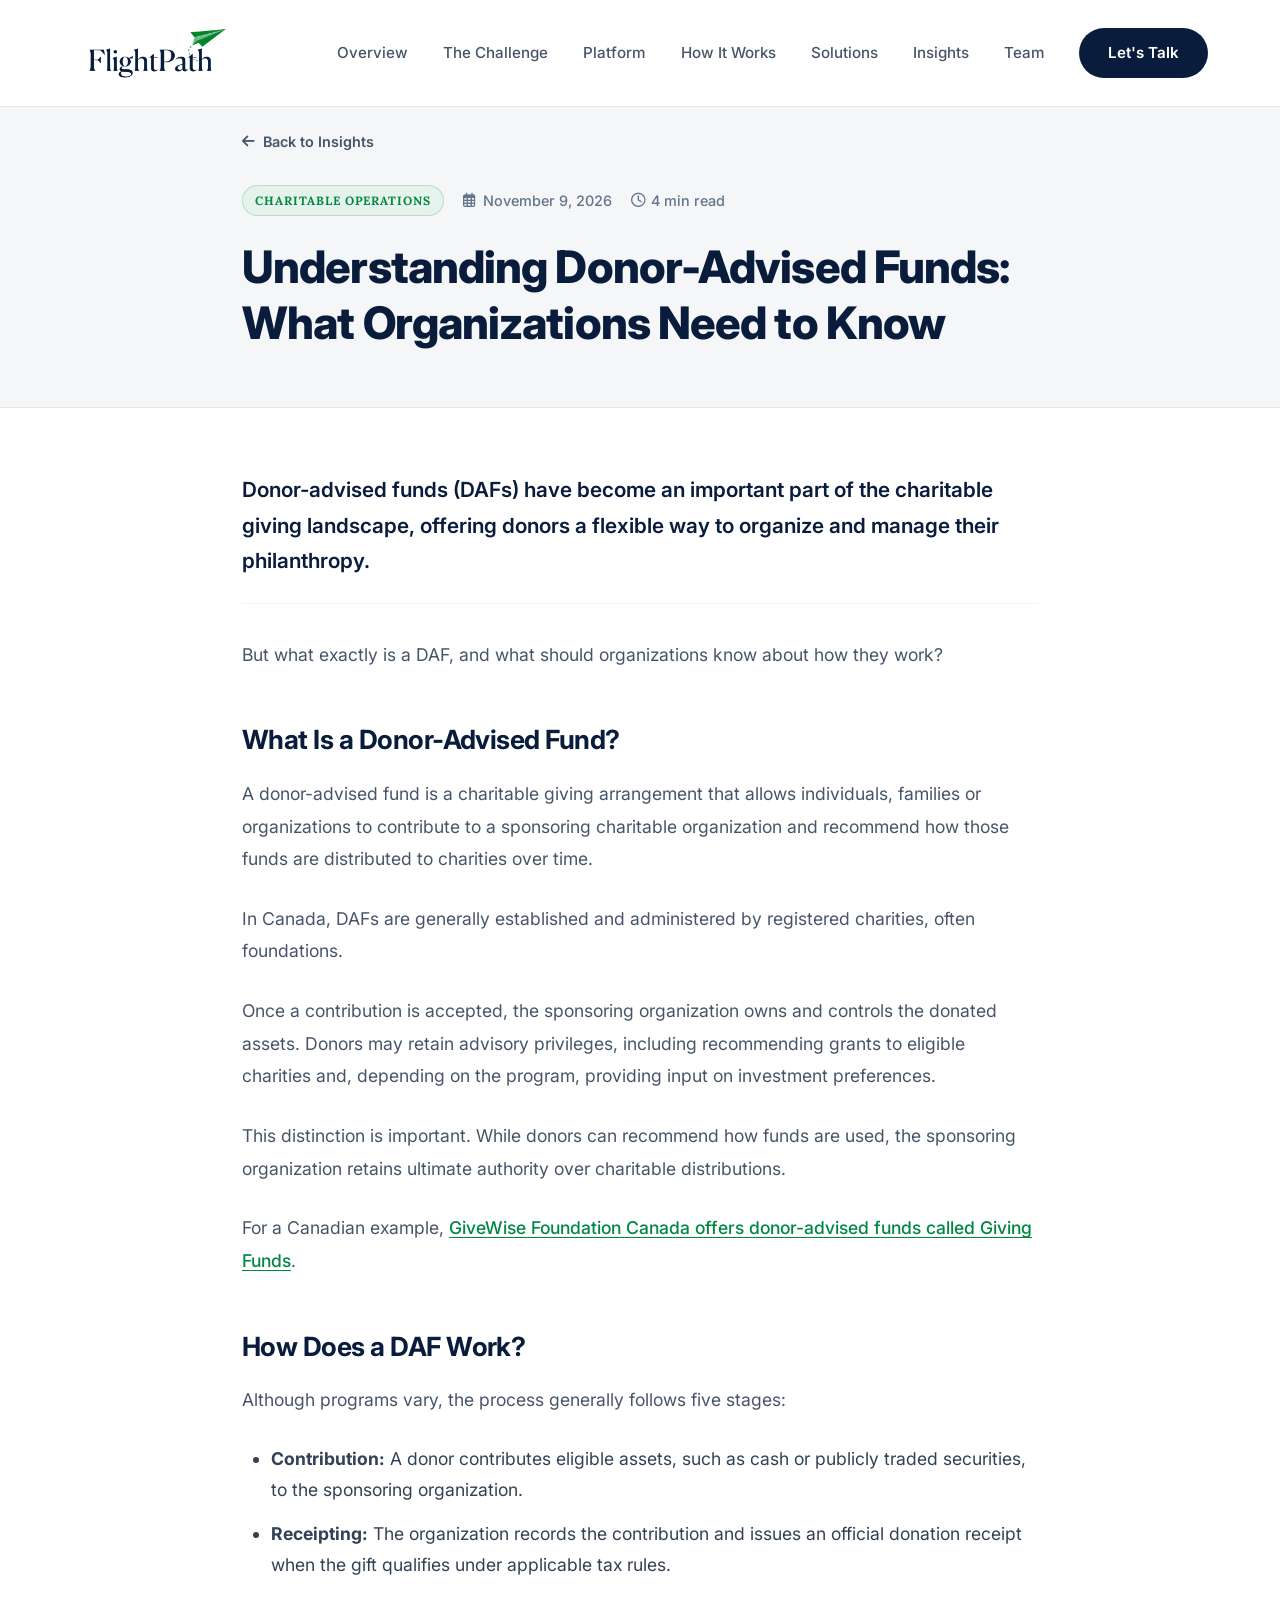
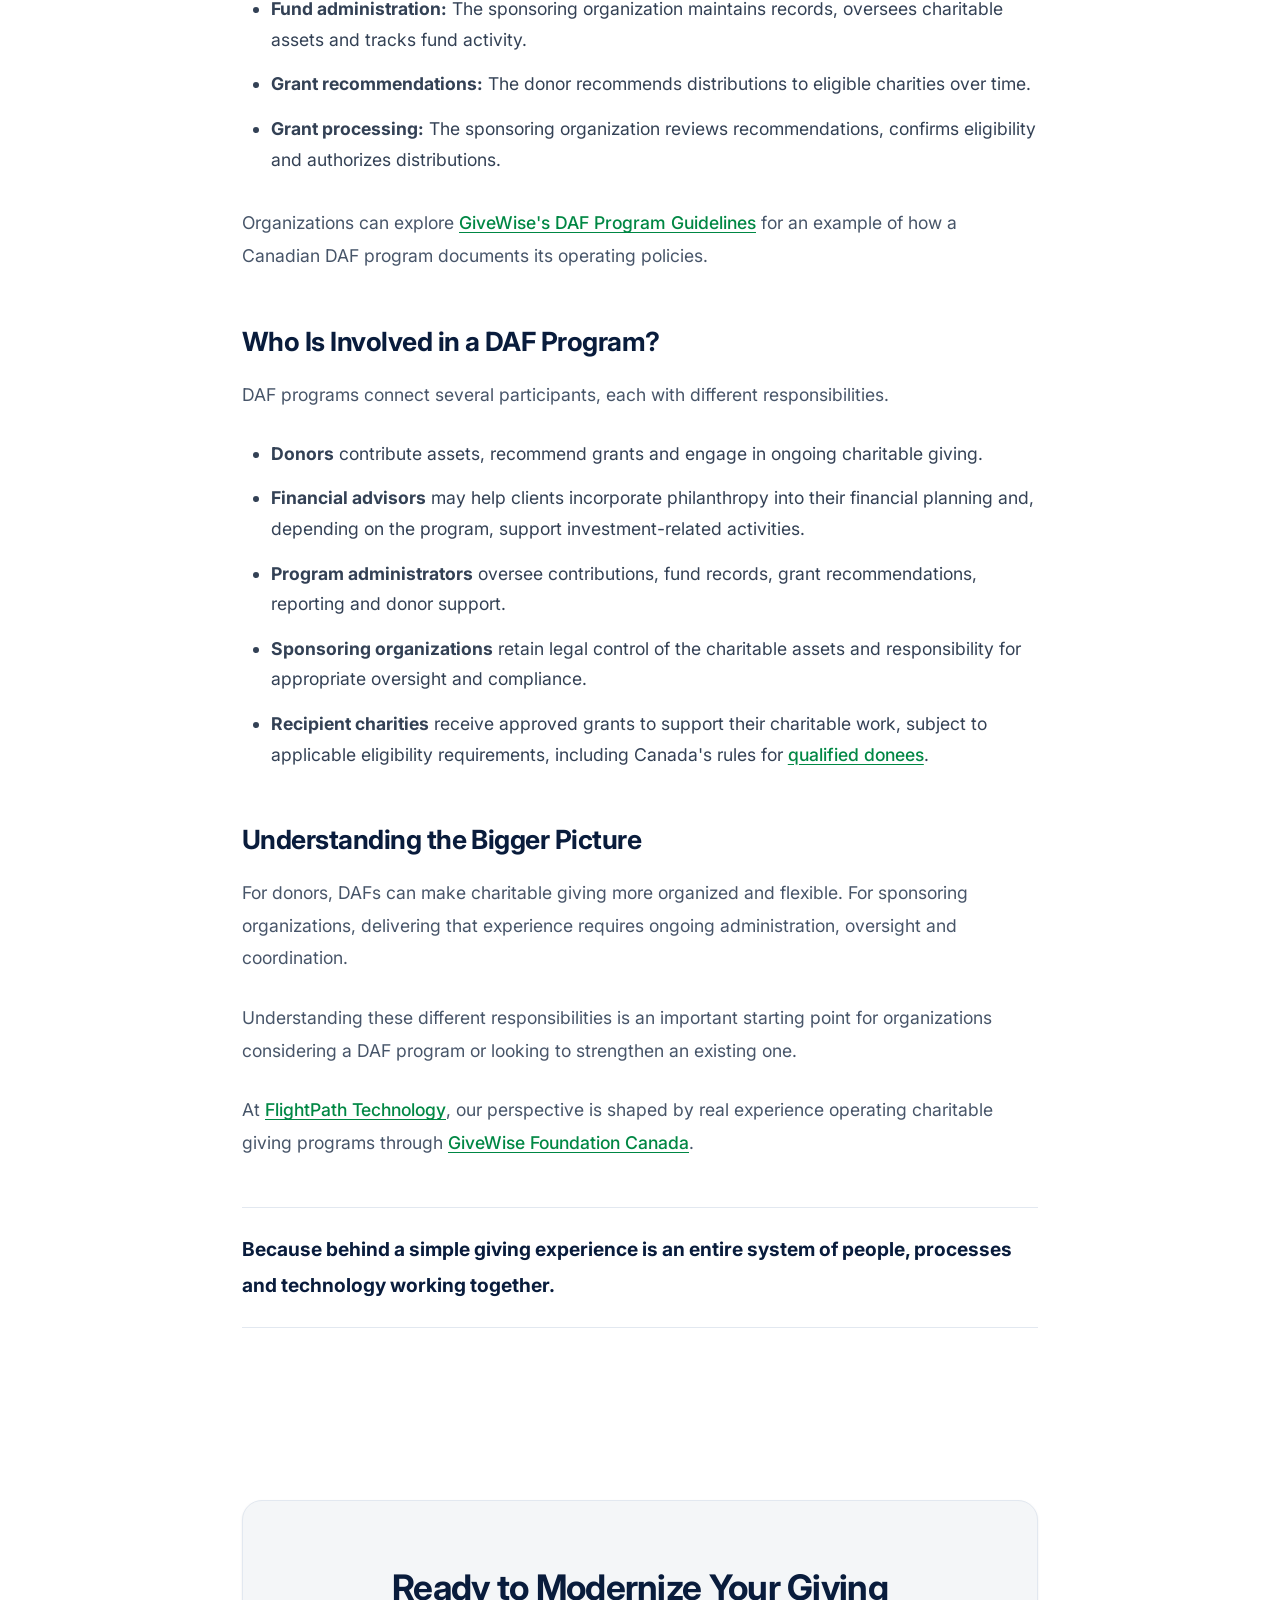
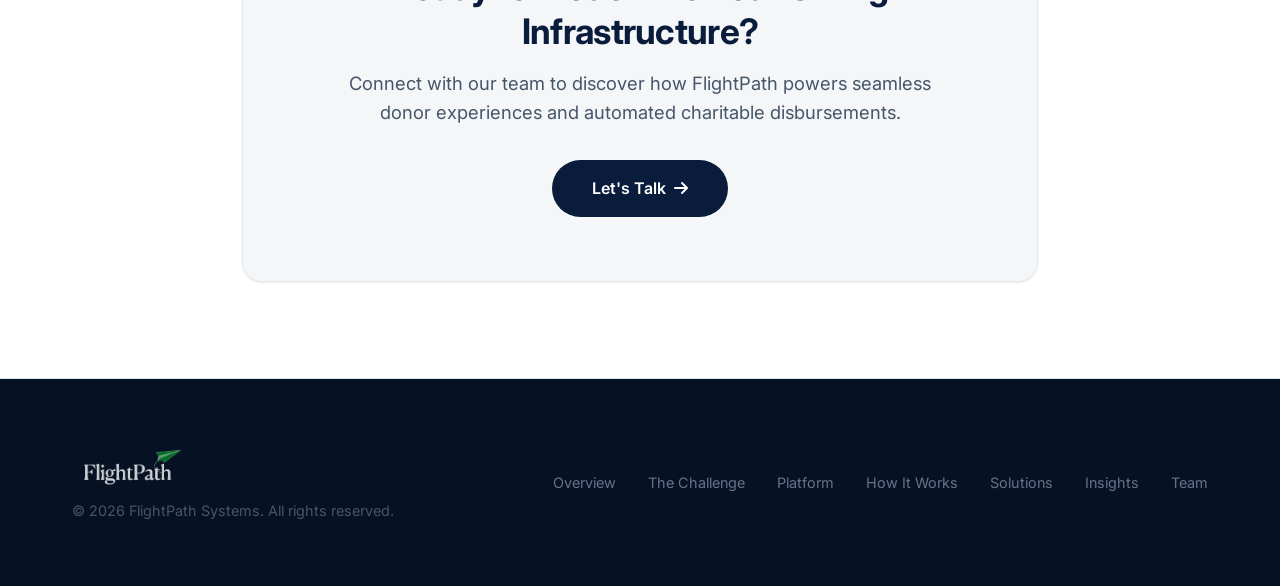
<file: understanding-donor-advised-funds.html>
<!DOCTYPE html>
<html lang="en">
<head>
  <meta charset="UTF-8">
  <meta name="viewport" content="width=device-width, initial-scale=1.0">
  <title>Understanding Donor-Advised Funds: What Organizations Need to Know | FlightPath</title>
  
  <!-- SEO & Social Sharing Open Graph Metadata -->
  <meta name="description" content="Donor-advised funds (DAFs) have become an important part of the charitable giving landscape. Learn how DAFs work, the five stages of a DAF program, and who is involved.">
  <meta name="keywords" content="Donor Advised Funds, What is a DAF, DAF Program, Charitable Giving Canada, Qualified Donees, FlightPath, GiveWise, Charitable Operations">
  
  <meta property="og:title" content="Understanding Donor-Advised Funds: What Organizations Need to Know | FlightPath">
  <meta property="og:description" content="Donor-advised funds (DAFs) have become an important part of the charitable giving landscape, offering donors a flexible way to organize and manage their philanthropy.">
  <meta property="og:type" content="article">
  <meta property="og:url" content="https://flightpathtech.ca/understanding-donor-advised-funds.html">
  <meta property="og:image" content="https://flightpathtech.ca/logo.png">
  <meta property="article:published_time" content="2026-11-09">
  
  <!-- Twitter Card Metadata -->
  <meta name="twitter:card" content="summary_large_image">
  <meta name="twitter:title" content="Understanding Donor-Advised Funds: What Organizations Need to Know">
  <meta name="twitter:description" content="Donor-advised funds (DAFs) have become an important part of the charitable giving landscape, offering donors a flexible way to organize and manage their philanthropy.">
  <meta name="twitter:image" content="https://flightpathtech.ca/logo.png">

  <!-- Favicon -->
  <link rel="icon" type="image/x-icon" href="favicon.ico">
  <link rel="icon" type="image/png" sizes="32x32" href="favicon-32x32.png">
  <link rel="icon" type="image/png" sizes="16x16" href="favicon-16x16.png">
  <link rel="apple-touch-icon" sizes="180x180" href="favicon.png">

  <!-- FontAwesome Icons -->
  <link rel="stylesheet" href="https://cdnjs.cloudflare.com/ajax/libs/font-awesome/6.4.0/css/all.min.css" integrity="sha512-iecdLmaskl7CVkqkXNQ/ZH/XLlvWZOJyj7Yy7tcenmpD1ypASozpmT/E0iPtmFIB46ZmdtAc9eNBvH0H/ZpiBw==" crossorigin="anonymous" referrerpolicy="no-referrer" />
  
  <!-- Custom Stylesheet -->
  <link rel="stylesheet" href="style.css?v=1.2">
</head>
<body class="blog-post-page">

  <!-- ==========================================
       Header & Navigation
       ========================================== -->
  <header>
    <div class="container">
      <a href="index.html" class="logo">
        <img src="logo.png" alt="FlightPath Logo" class="logo-img">
      </a>
      <nav class="nav-links">
        <a href="index.html#stats" class="nav-link">Overview</a>
        <a href="index.html#problem-solution" class="nav-link">The Challenge</a>
        <a href="index.html#architecture" class="nav-link">Platform</a>
        <a href="index.html#workflow" class="nav-link">How It Works</a>
        <a href="index.html#models" class="nav-link">Solutions</a>
        <a href="blog.html" class="nav-link active">Insights</a>
        <a href="index.html#leadership" class="nav-link">Team</a>
        <a href="index.html#contact" class="btn btn-primary">Let's Talk</a>
      </nav>
      <div class="menu-toggle">
        <i class="fas fa-bars"></i>
      </div>
    </div>
  </header>

  <!-- ==========================================
       Article Hero & Header
       ========================================== -->
  <section class="article-hero-section">
    <div class="container" style="max-width: 860px;">
      
      <!-- Back Link -->
      <a href="blog.html" class="back-to-blog-link">
        <i class="fas fa-arrow-left"></i> Back to Insights
      </a>

      <div class="article-meta-bar">
        <span class="insight-badge">Charitable Operations</span>
        <span class="article-meta-date"><i class="far fa-calendar-alt"></i> November 9, 2026</span>
        <span class="article-meta-read"><i class="far fa-clock"></i> 4 min read</span>
      </div>

      <h1 class="article-page-title" style="margin-bottom: 0.5rem;">
        Understanding Donor-Advised Funds: What Organizations Need to Know
      </h1>

    </div>
  </section>

  <!-- ==========================================
       Main Article Content Body
       ========================================== -->
  <main class="article-body-section">
    <div class="container" style="max-width: 860px;">
      <article class="article-main-content">

        <p class="lead-text">
          Donor-advised funds (DAFs) have become an important part of the charitable giving landscape, offering donors a flexible way to organize and manage their philanthropy.
        </p>

        <p>
          But what exactly is a DAF, and what should organizations know about how they work?
        </p>

        <h3>What Is a Donor-Advised Fund?</h3>

        <p>
          A donor-advised fund is a charitable giving arrangement that allows individuals, families or organizations to contribute to a sponsoring charitable organization and recommend how those funds are distributed to charities over time.
        </p>

        <p>
          In Canada, DAFs are generally established and administered by registered charities, often foundations.
        </p>

        <p>
          Once a contribution is accepted, the sponsoring organization owns and controls the donated assets. Donors may retain advisory privileges, including recommending grants to eligible charities and, depending on the program, providing input on investment preferences.
        </p>

        <p>
          This distinction is important. While donors can recommend how funds are used, the sponsoring organization retains ultimate authority over charitable distributions.
        </p>

        <p>
          For a Canadian example, <a href="https://www.givewise.ca/solutions/donor-advised-funds" target="_blank" rel="noopener">GiveWise Foundation Canada offers donor-advised funds called Giving Funds</a>.
        </p>

        <h3>How Does a DAF Work?</h3>

        <p>
          Although programs vary, the process generally follows five stages:
        </p>

        <ul>
          <li><strong>Contribution:</strong> A donor contributes eligible assets, such as cash or publicly traded securities, to the sponsoring organization.</li>
          <li><strong>Receipting:</strong> The organization records the contribution and issues an official donation receipt when the gift qualifies under applicable tax rules.</li>
          <li><strong>Fund administration:</strong> The sponsoring organization maintains records, oversees charitable assets and tracks fund activity.</li>
          <li><strong>Grant recommendations:</strong> The donor recommends distributions to eligible charities over time.</li>
          <li><strong>Grant processing:</strong> The sponsoring organization reviews recommendations, confirms eligibility and authorizes distributions.</li>
        </ul>

        <p>
          Organizations can explore <a href="https://guide.givewise.ca/policy-and-user-documents/donor-advised-fund-daf-program-guidelines" target="_blank" rel="noopener">GiveWise's DAF Program Guidelines</a> for an example of how a Canadian DAF program documents its operating policies.
        </p>

        <h3>Who Is Involved in a DAF Program?</h3>

        <p>
          DAF programs connect several participants, each with different responsibilities.
        </p>

        <ul>
          <li><strong>Donors</strong> contribute assets, recommend grants and engage in ongoing charitable giving.</li>
          <li><strong>Financial advisors</strong> may help clients incorporate philanthropy into their financial planning and, depending on the program, support investment-related activities.</li>
          <li><strong>Program administrators</strong> oversee contributions, fund records, grant recommendations, reporting and donor support.</li>
          <li><strong>Sponsoring organizations</strong> retain legal control of the charitable assets and responsibility for appropriate oversight and compliance.</li>
          <li><strong>Recipient charities</strong> receive approved grants to support their charitable work, subject to applicable eligibility requirements, including Canada's rules for <a href="https://www.canada.ca/en/revenue-agency/services/charities-giving/charities/policies-guidance/qualified-donees.html" target="_blank" rel="noopener">qualified donees</a>.</li>
        </ul>

        <h3>Understanding the Bigger Picture</h3>

        <p>
          For donors, DAFs can make charitable giving more organized and flexible. For sponsoring organizations, delivering that experience requires ongoing administration, oversight and coordination.
        </p>

        <p>
          Understanding these different responsibilities is an important starting point for organizations considering a DAF program or looking to strengthen an existing one.
        </p>

        <p>
          At <a href="https://flightpathtech.ca/">FlightPath Technology</a>, our perspective is shaped by real experience operating charitable giving programs through <a href="https://www.givewise.ca/" target="_blank" rel="noopener">GiveWise Foundation Canada</a>.
        </p>

        <p class="article-closing-statement">
          Because behind a simple giving experience is an entire system of people, processes and technology working together.
        </p>

      </article>
    </div>
  </main>

  <!-- ==========================================
       Call to Action Section
       ========================================== -->
  <section class="blog-cta-section" style="padding: 4rem 0 6rem;">
    <div class="container" style="max-width: 860px;">
      <div class="glass blog-cta-card text-center">
        <h2 class="section-title" style="font-size: 2.2rem; margin-bottom: 1rem;">Ready to Modernize Your Giving Infrastructure?</h2>
        <p class="section-subtitle" style="max-width: 600px; margin: 0 auto 2rem;">
          Connect with our team to discover how FlightPath powers seamless donor experiences and automated charitable disbursements.
        </p>
        <a href="index.html#contact" class="btn btn-primary" style="padding: 1rem 2.5rem; font-size: 1rem;">
          Let's Talk <i class="fas fa-arrow-right"></i>
        </a>
      </div>
    </div>
  </section>

  <!-- ==========================================
       Footer
       ========================================== -->
  <footer>
    <div class="container footer-layout">
      <div class="footer-left">
        <div class="logo footer-logo">
          <img src="logo_white.png" alt="FlightPath Logo" class="logo-img">
        </div>
        <p class="footer-copy">&copy; 2026 FlightPath Systems. All rights reserved.</p>
      </div>
      <nav class="footer-nav">
        <a href="index.html#stats" class="footer-nav-link">Overview</a>
        <a href="index.html#problem-solution" class="footer-nav-link">The Challenge</a>
        <a href="index.html#architecture" class="footer-nav-link">Platform</a>
        <a href="index.html#workflow" class="footer-nav-link">How It Works</a>
        <a href="index.html#models" class="footer-nav-link">Solutions</a>
        <a href="blog.html" class="footer-nav-link">Insights</a>
        <a href="index.html#leadership" class="footer-nav-link">Team</a>
      </nav>
    </div>
  </footer>

  <!-- Script Files -->
  <script src="app.js"></script>
</body>
</html>
</file>
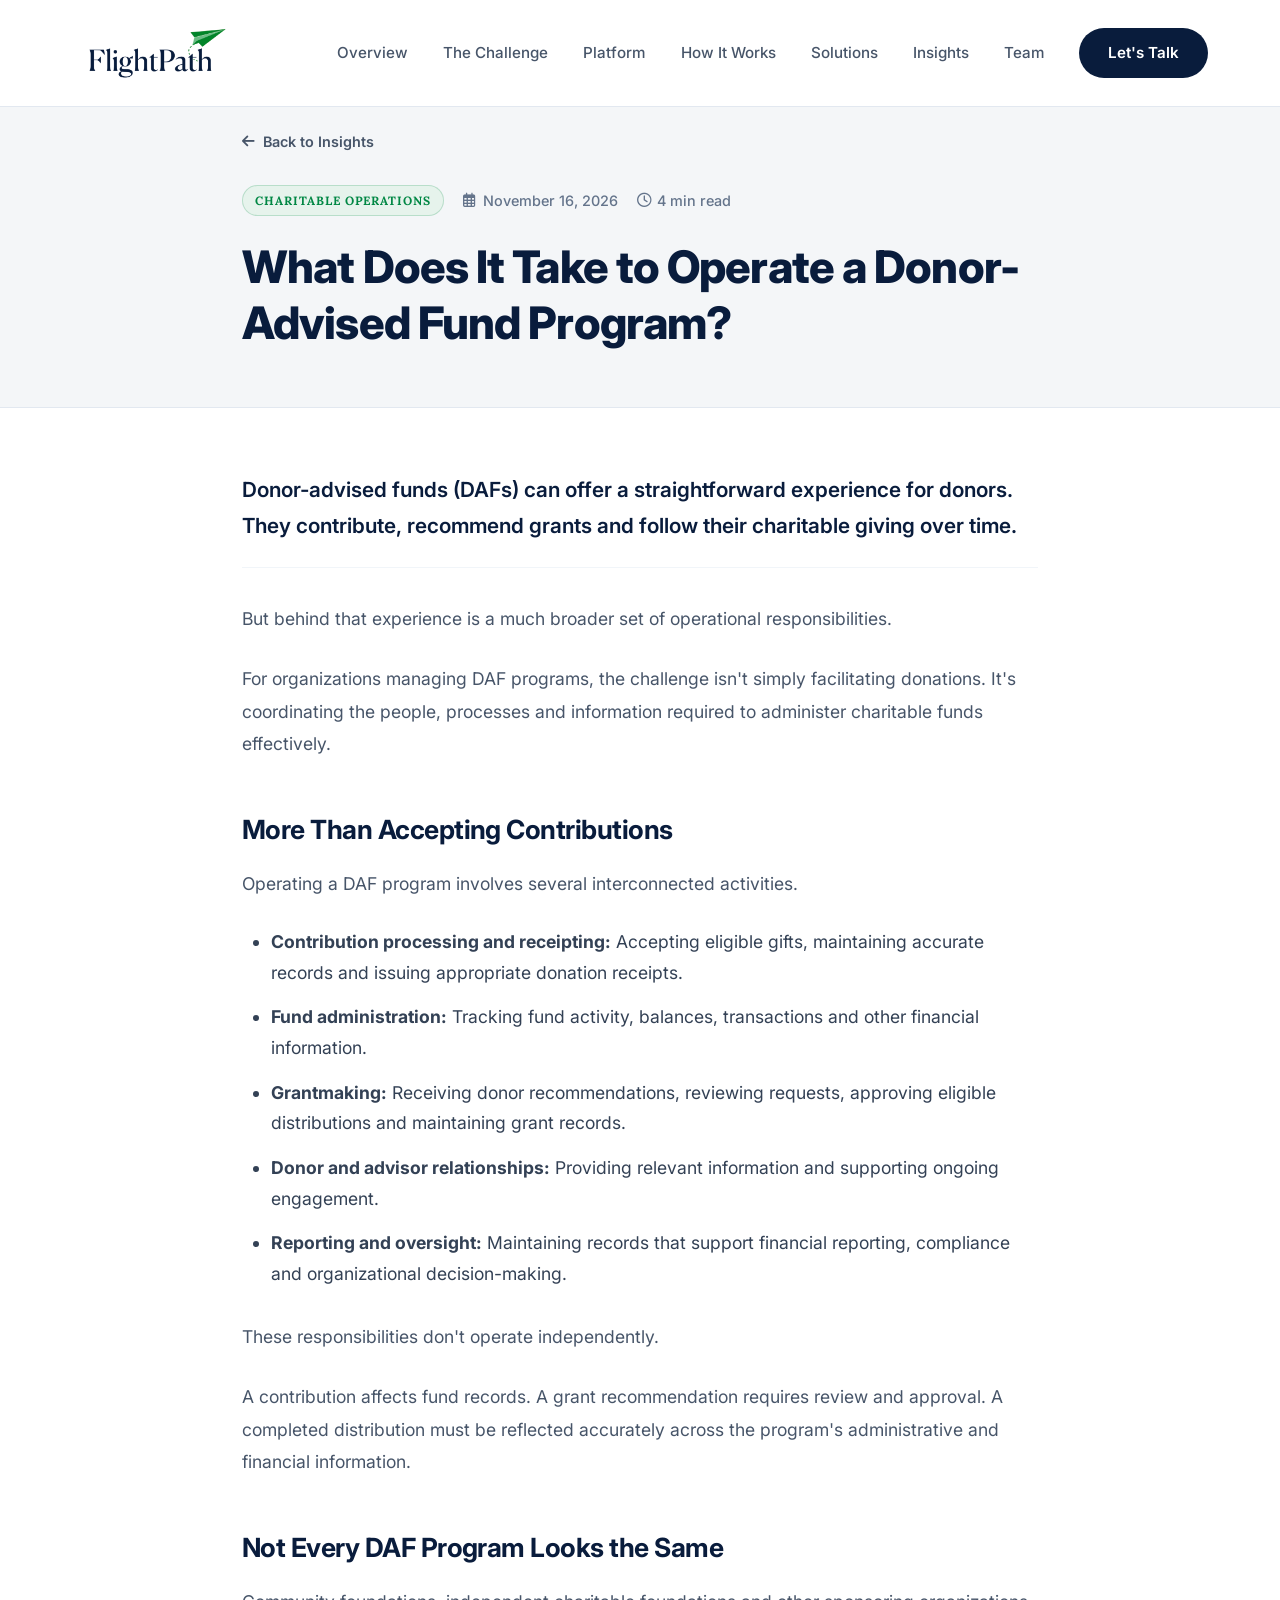
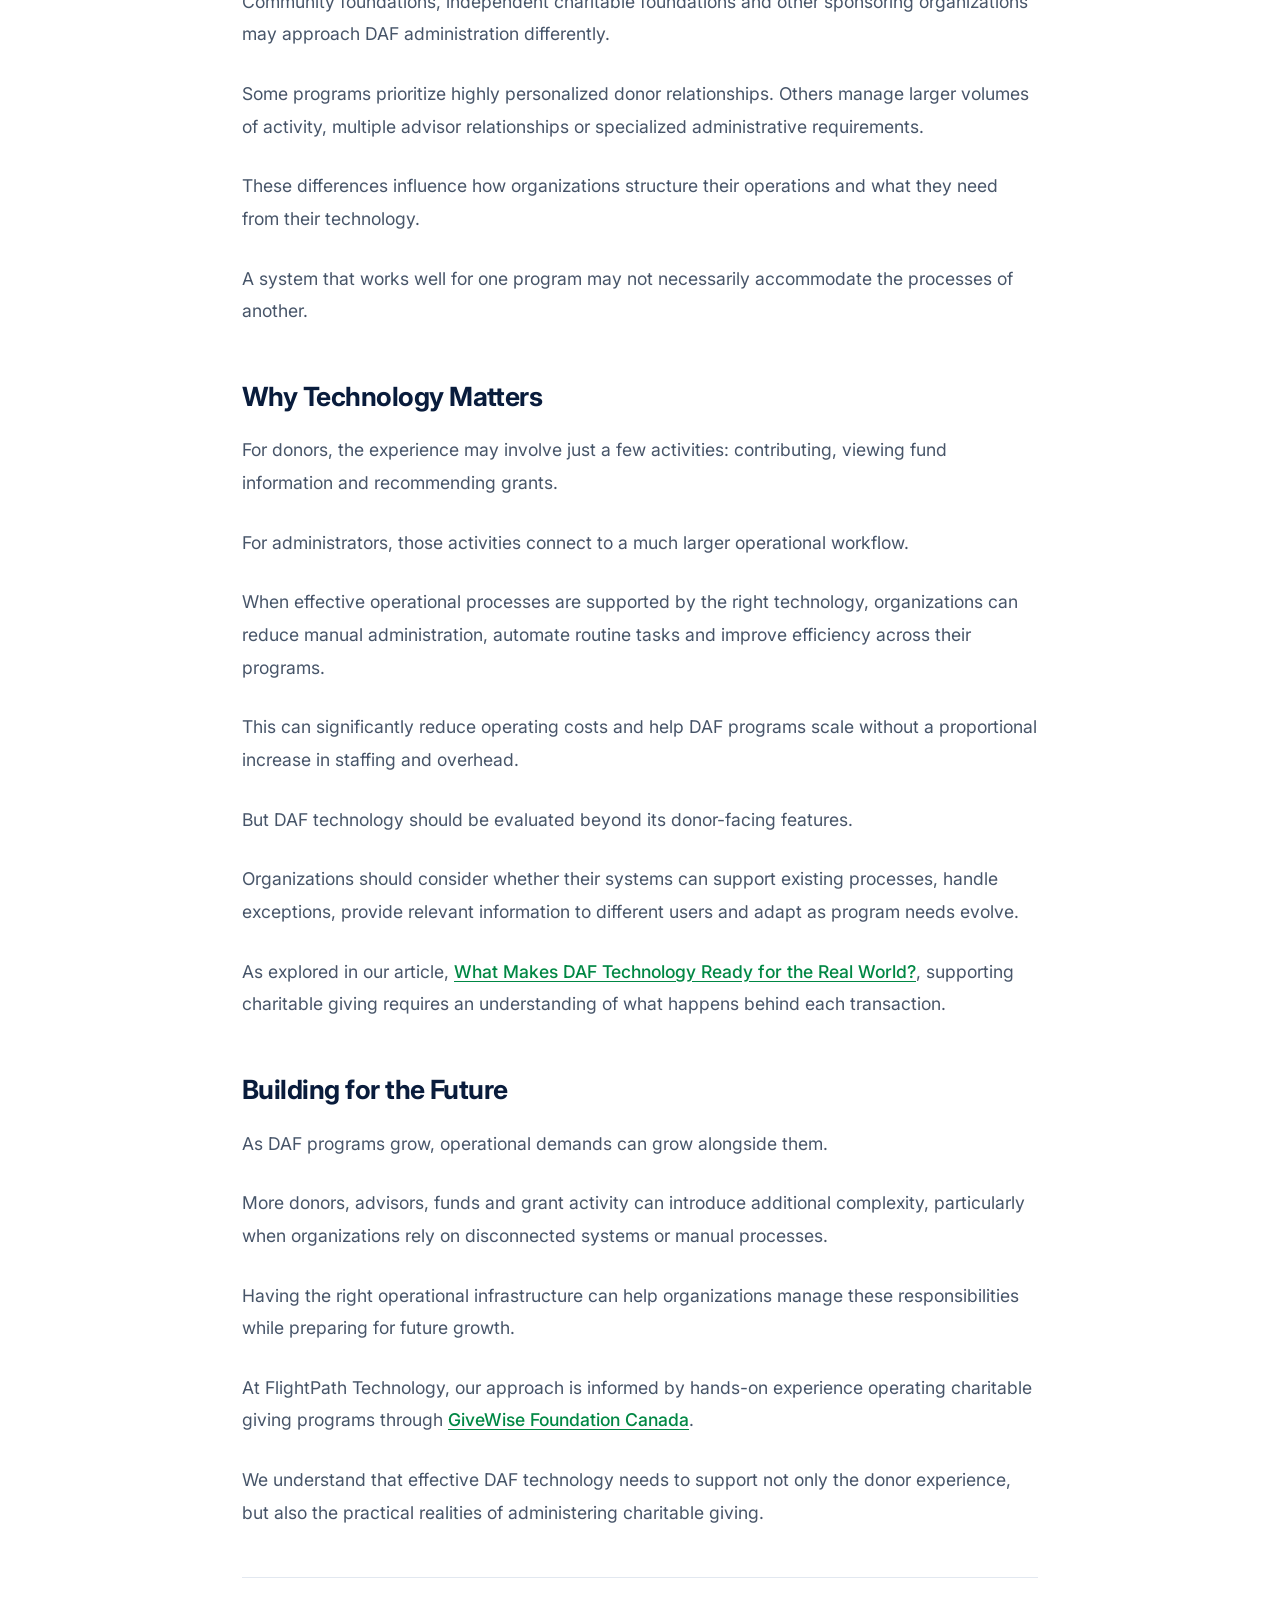
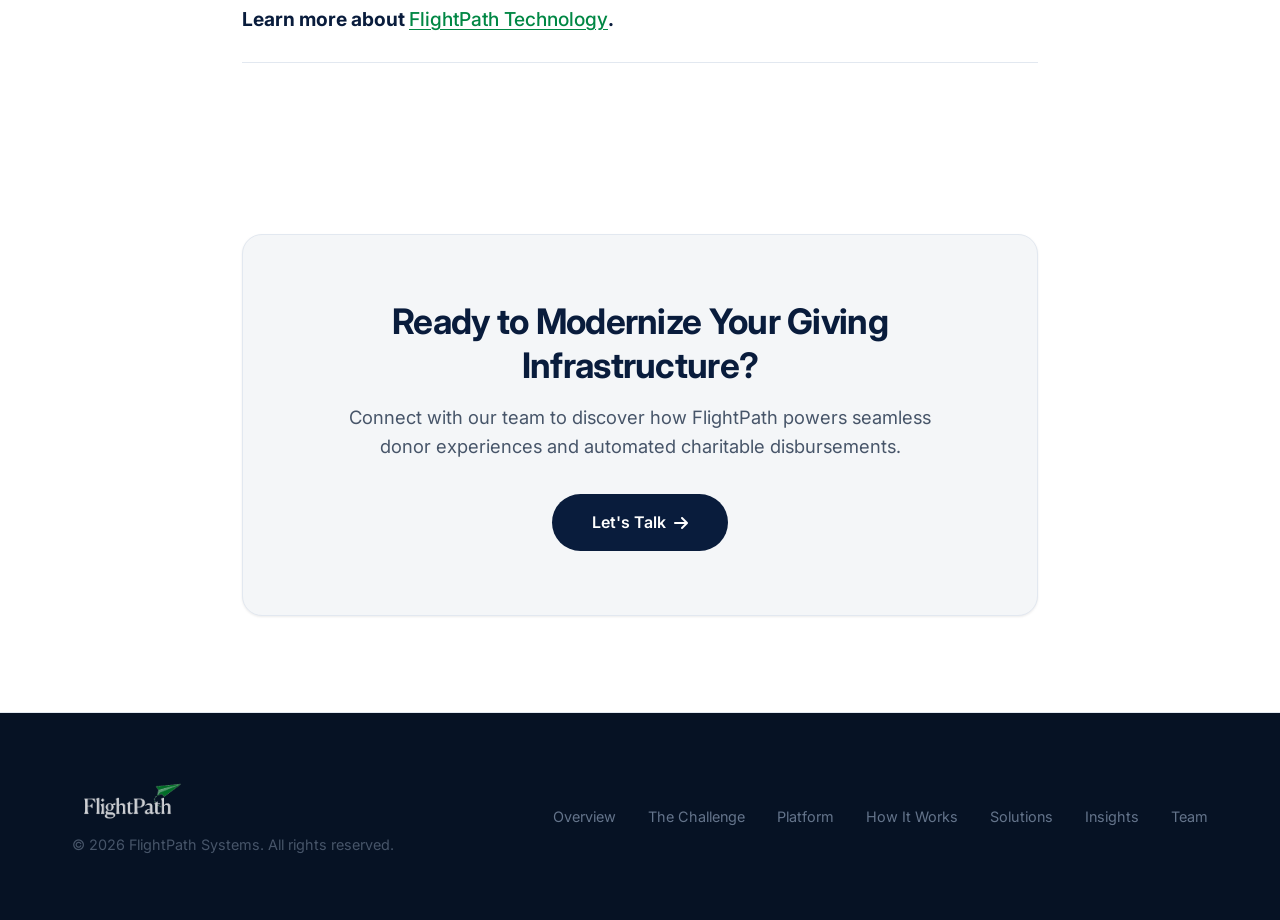
<file: what-does-it-take-to-operate-a-daf-program.html>
<!DOCTYPE html>
<html lang="en">
<head>
  <meta charset="UTF-8">
  <meta name="viewport" content="width=device-width, initial-scale=1.0">
  <title>What Does It Take to Operate a Donor-Advised Fund Program? | FlightPath</title>
  
  <!-- SEO & Social Sharing Open Graph Metadata -->
  <meta name="description" content="Behind a straightforward donor experience is a much broader set of operational responsibilities. Learn what it takes to operate and scale a donor-advised fund program.">
  <meta name="keywords" content="Donor Advised Funds, DAF Operations, DAF Technology, Charitable Operations, Fund Administration, Grantmaking, FlightPath, GiveWise">
  
  <meta property="og:title" content="What Does It Take to Operate a Donor-Advised Fund Program? | FlightPath">
  <meta property="og:description" content="For organizations managing DAF programs, the challenge isn't simply facilitating donations. It's coordinating the people, processes and information required to administer charitable funds effectively.">
  <meta property="og:type" content="article">
  <meta property="og:url" content="https://flightpathtech.ca/what-does-it-take-to-operate-a-daf-program.html">
  <meta property="og:image" content="https://flightpathtech.ca/logo.png">
  <meta property="article:published_time" content="2026-11-16">
  
  <!-- Twitter Card Metadata -->
  <meta name="twitter:card" content="summary_large_image">
  <meta name="twitter:title" content="What Does It Take to Operate a Donor-Advised Fund Program?">
  <meta name="twitter:description" content="For organizations managing DAF programs, the challenge isn't simply facilitating donations. It's coordinating the people, processes and information required to administer charitable funds effectively.">
  <meta name="twitter:image" content="https://flightpathtech.ca/logo.png">

  <!-- Favicon -->
  <link rel="icon" type="image/x-icon" href="favicon.ico">
  <link rel="icon" type="image/png" sizes="32x32" href="favicon-32x32.png">
  <link rel="icon" type="image/png" sizes="16x16" href="favicon-16x16.png">
  <link rel="apple-touch-icon" sizes="180x180" href="favicon.png">

  <!-- FontAwesome Icons -->
  <link rel="stylesheet" href="https://cdnjs.cloudflare.com/ajax/libs/font-awesome/6.4.0/css/all.min.css" integrity="sha512-iecdLmaskl7CVkqkXNQ/ZH/XLlvWZOJyj7Yy7tcenmpD1ypASozpmT/E0iPtmFIB46ZmdtAc9eNBvH0H/ZpiBw==" crossorigin="anonymous" referrerpolicy="no-referrer" />
  
  <!-- Custom Stylesheet -->
  <link rel="stylesheet" href="style.css?v=1.3">
</head>
<body class="blog-post-page">

  <!-- ==========================================
       Header & Navigation
       ========================================== -->
  <header>
    <div class="container">
      <a href="index.html" class="logo">
        <img src="logo.png" alt="FlightPath Logo" class="logo-img">
      </a>
      <nav class="nav-links">
        <a href="index.html#stats" class="nav-link">Overview</a>
        <a href="index.html#problem-solution" class="nav-link">The Challenge</a>
        <a href="index.html#architecture" class="nav-link">Platform</a>
        <a href="index.html#workflow" class="nav-link">How It Works</a>
        <a href="index.html#models" class="nav-link">Solutions</a>
        <a href="blog.html" class="nav-link active">Insights</a>
        <a href="index.html#leadership" class="nav-link">Team</a>
        <a href="index.html#contact" class="btn btn-primary">Let's Talk</a>
      </nav>
      <div class="menu-toggle">
        <i class="fas fa-bars"></i>
      </div>
    </div>
  </header>

  <!-- ==========================================
       Article Hero & Header
       ========================================== -->
  <section class="article-hero-section">
    <div class="container" style="max-width: 860px;">
      
      <!-- Back Link -->
      <a href="blog.html" class="back-to-blog-link">
        <i class="fas fa-arrow-left"></i> Back to Insights
      </a>

      <div class="article-meta-bar">
        <span class="insight-badge">Charitable Operations</span>
        <span class="article-meta-date"><i class="far fa-calendar-alt"></i> November 16, 2026</span>
        <span class="article-meta-read"><i class="far fa-clock"></i> 4 min read</span>
      </div>

      <h1 class="article-page-title" style="margin-bottom: 0.5rem;">
        What Does It Take to Operate a Donor-Advised Fund Program?
      </h1>

    </div>
  </section>

  <!-- ==========================================
       Main Article Content Body
       ========================================== -->
  <main class="article-body-section">
    <div class="container" style="max-width: 860px;">
      <article class="article-main-content">

        <p class="lead-text">
          Donor-advised funds (DAFs) can offer a straightforward experience for donors. They contribute, recommend grants and follow their charitable giving over time.
        </p>

        <p>
          But behind that experience is a much broader set of operational responsibilities.
        </p>

        <p>
          For organizations managing DAF programs, the challenge isn't simply facilitating donations. It's coordinating the people, processes and information required to administer charitable funds effectively.
        </p>

        <h3>More Than Accepting Contributions</h3>

        <p>
          Operating a DAF program involves several interconnected activities.
        </p>

        <ul>
          <li><strong>Contribution processing and receipting:</strong> Accepting eligible gifts, maintaining accurate records and issuing appropriate donation receipts.</li>
          <li><strong>Fund administration:</strong> Tracking fund activity, balances, transactions and other financial information.</li>
          <li><strong>Grantmaking:</strong> Receiving donor recommendations, reviewing requests, approving eligible distributions and maintaining grant records.</li>
          <li><strong>Donor and advisor relationships:</strong> Providing relevant information and supporting ongoing engagement.</li>
          <li><strong>Reporting and oversight:</strong> Maintaining records that support financial reporting, compliance and organizational decision-making.</li>
        </ul>

        <p>
          These responsibilities don't operate independently.
        </p>

        <p>
          A contribution affects fund records. A grant recommendation requires review and approval. A completed distribution must be reflected accurately across the program's administrative and financial information.
        </p>

        <h3>Not Every DAF Program Looks the Same</h3>

        <p>
          Community foundations, independent charitable foundations and other sponsoring organizations may approach DAF administration differently.
        </p>

        <p>
          Some programs prioritize highly personalized donor relationships. Others manage larger volumes of activity, multiple advisor relationships or specialized administrative requirements.
        </p>

        <p>
          These differences influence how organizations structure their operations and what they need from their technology.
        </p>

        <p>
          A system that works well for one program may not necessarily accommodate the processes of another.
        </p>

        <h3>Why Technology Matters</h3>

        <p>
          For donors, the experience may involve just a few activities: contributing, viewing fund information and recommending grants.
        </p>

        <p>
          For administrators, those activities connect to a much larger operational workflow.
        </p>

        <p>
          When effective operational processes are supported by the right technology, organizations can reduce manual administration, automate routine tasks and improve efficiency across their programs.
        </p>

        <p>
          This can significantly reduce operating costs and help DAF programs scale without a proportional increase in staffing and overhead.
        </p>

        <p>
          But DAF technology should be evaluated beyond its donor-facing features.
        </p>

        <p>
          Organizations should consider whether their systems can support existing processes, handle exceptions, provide relevant information to different users and adapt as program needs evolve.
        </p>

        <p>
          As explored in our article, <a href="what-makes-daf-tech-ready-for-real-world.html">What Makes DAF Technology Ready for the Real World?</a>, supporting charitable giving requires an understanding of what happens behind each transaction.
        </p>

        <h3>Building for the Future</h3>

        <p>
          As DAF programs grow, operational demands can grow alongside them.
        </p>

        <p>
          More donors, advisors, funds and grant activity can introduce additional complexity, particularly when organizations rely on disconnected systems or manual processes.
        </p>

        <p>
          Having the right operational infrastructure can help organizations manage these responsibilities while preparing for future growth.
        </p>

        <p>
          At FlightPath Technology, our approach is informed by hands-on experience operating charitable giving programs through <a href="https://www.givewise.ca/" target="_blank" rel="noopener">GiveWise Foundation Canada</a>.
        </p>

        <p>
          We understand that effective DAF technology needs to support not only the donor experience, but also the practical realities of administering charitable giving.
        </p>

        <p class="article-closing-statement">
          Learn more about <a href="https://flightpathtech.ca/" style="color: var(--color-accent-green); text-decoration: underline; text-underline-offset: 3px;">FlightPath Technology</a>.
        </p>

      </article>
    </div>
  </main>

  <!-- ==========================================
       Call to Action Section
       ========================================== -->
  <section class="blog-cta-section" style="padding: 4rem 0 6rem;">
    <div class="container" style="max-width: 860px;">
      <div class="glass blog-cta-card text-center">
        <h2 class="section-title" style="font-size: 2.2rem; margin-bottom: 1rem;">Ready to Modernize Your Giving Infrastructure?</h2>
        <p class="section-subtitle" style="max-width: 600px; margin: 0 auto 2rem;">
          Connect with our team to discover how FlightPath powers seamless donor experiences and automated charitable disbursements.
        </p>
        <a href="index.html#contact" class="btn btn-primary" style="padding: 1rem 2.5rem; font-size: 1rem;">
          Let's Talk <i class="fas fa-arrow-right"></i>
        </a>
      </div>
    </div>
  </section>

  <!-- ==========================================
       Footer
       ========================================== -->
  <footer>
    <div class="container footer-layout">
      <div class="footer-left">
        <div class="logo footer-logo">
          <img src="logo_white.png" alt="FlightPath Logo" class="logo-img">
        </div>
        <p class="footer-copy">&copy; 2026 FlightPath Systems. All rights reserved.</p>
      </div>
      <nav class="footer-nav">
        <a href="index.html#stats" class="footer-nav-link">Overview</a>
        <a href="index.html#problem-solution" class="footer-nav-link">The Challenge</a>
        <a href="index.html#architecture" class="footer-nav-link">Platform</a>
        <a href="index.html#workflow" class="footer-nav-link">How It Works</a>
        <a href="index.html#models" class="footer-nav-link">Solutions</a>
        <a href="blog.html" class="footer-nav-link">Insights</a>
        <a href="index.html#leadership" class="footer-nav-link">Team</a>
      </nav>
    </div>
  </footer>

  <!-- Script Files -->
  <script src="app.js"></script>
</body>
</html>
</file>
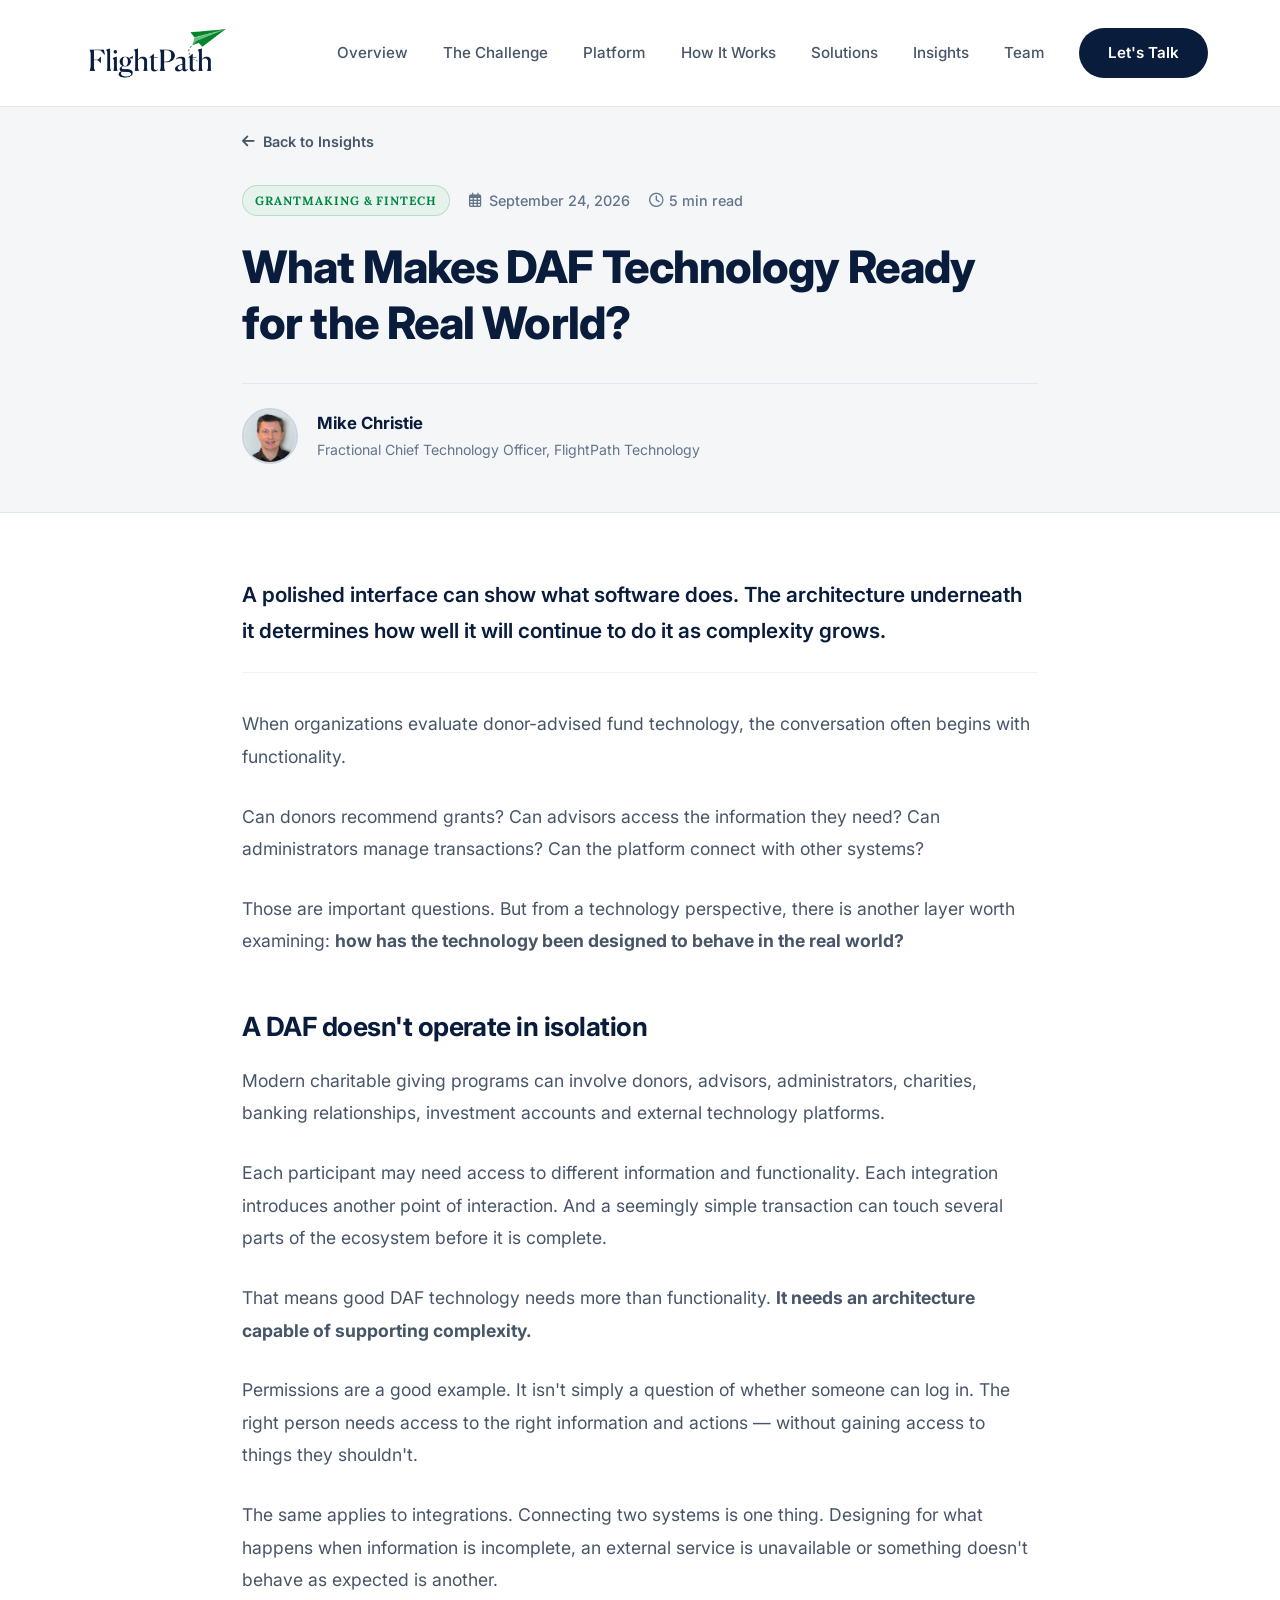
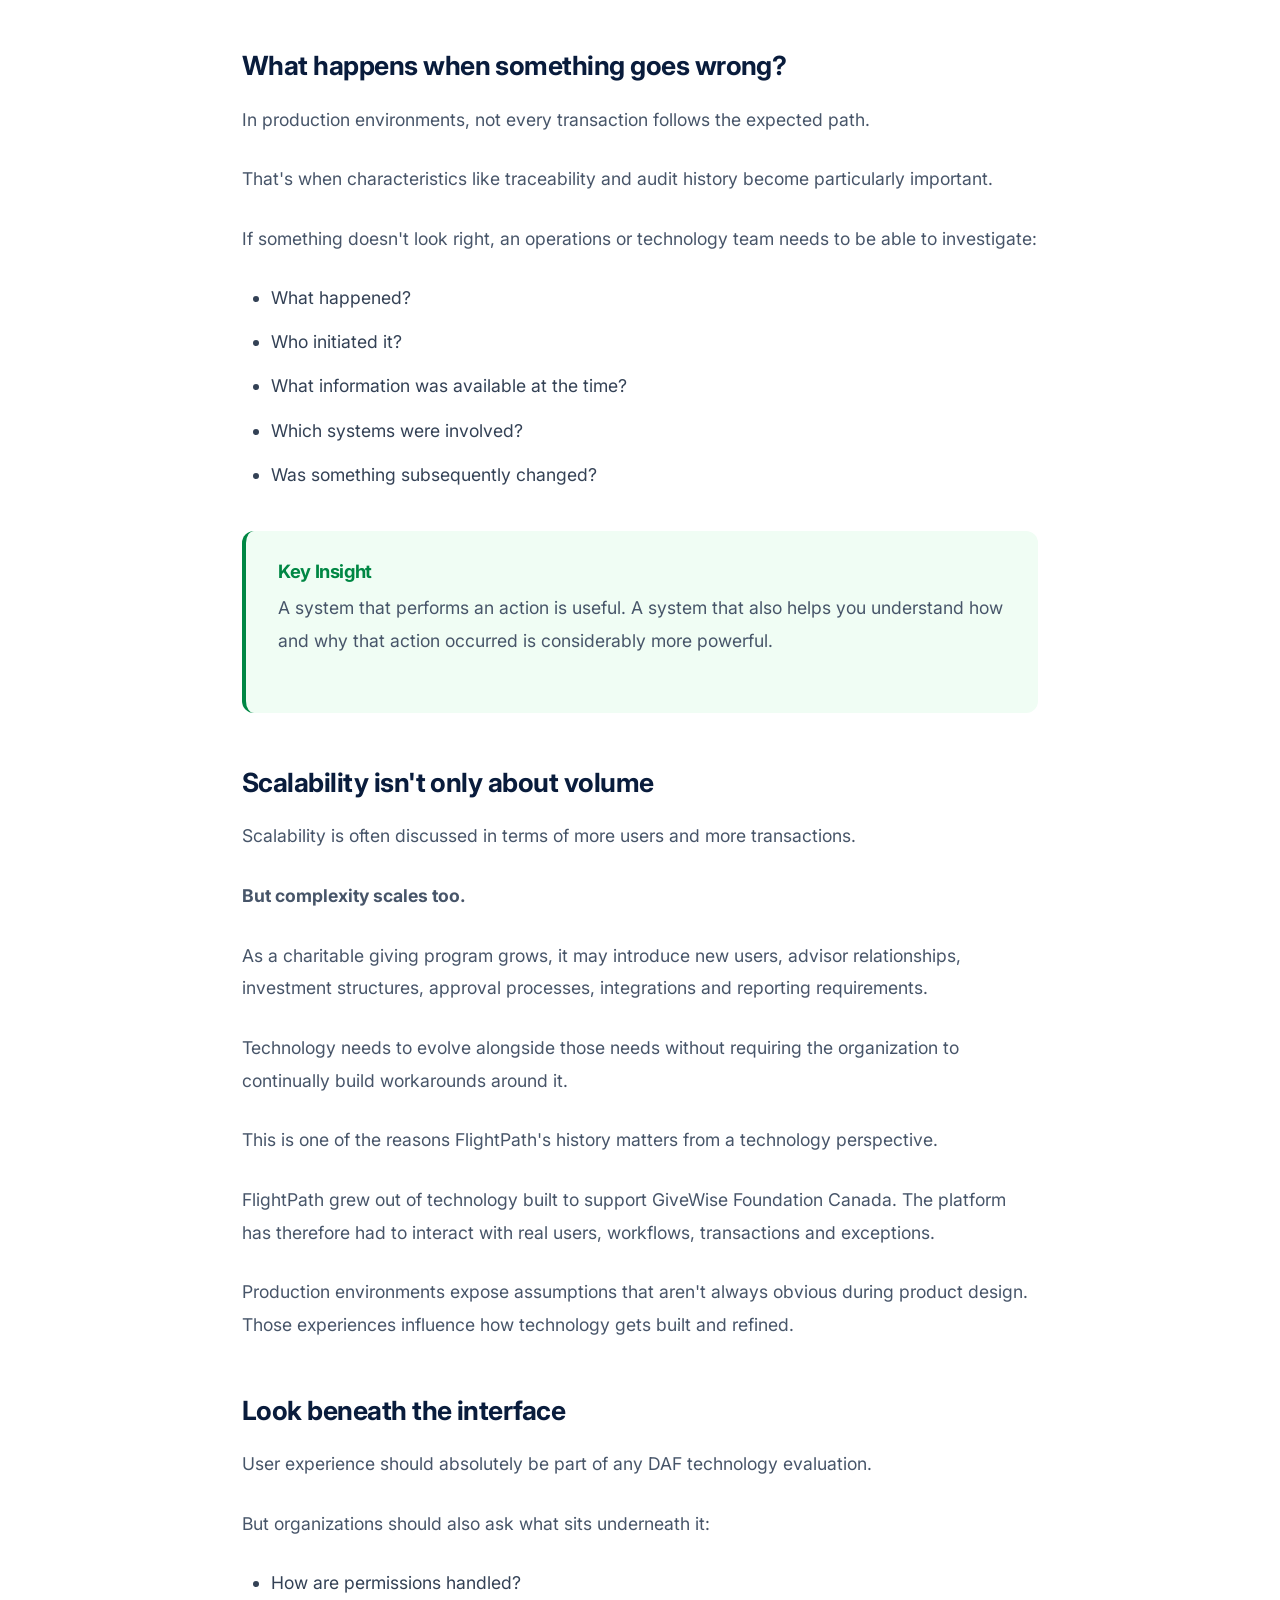
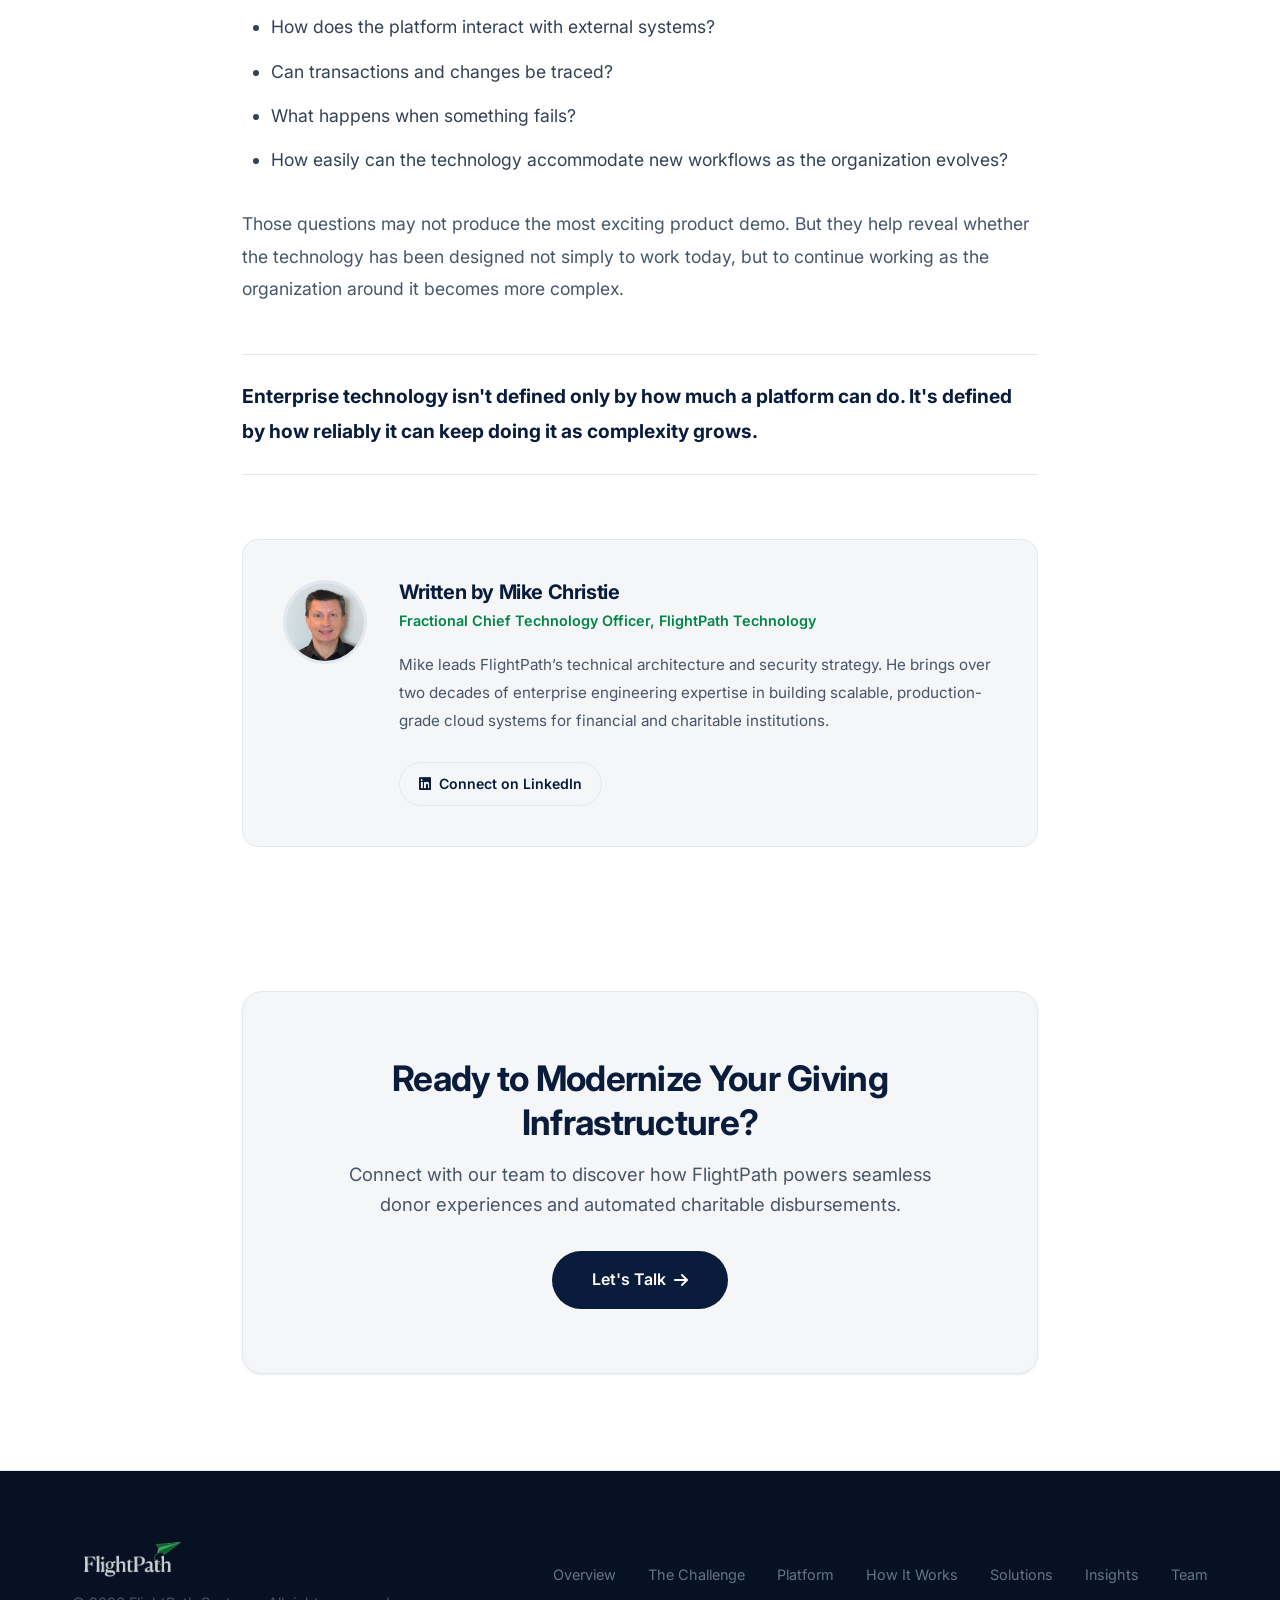
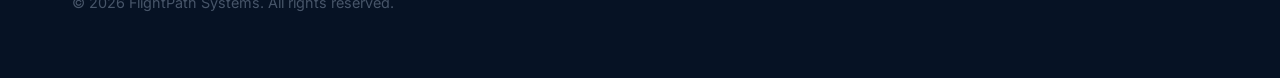
<file: what-makes-daf-tech-ready-for-real-world.html>
<!DOCTYPE html>
<html lang="en">
<head>
  <meta charset="UTF-8">
  <meta name="viewport" content="width=device-width, initial-scale=1.0">
  <title>What Makes DAF Technology Ready for the Real World? | FlightPath</title>
  
  <!-- SEO & Social Sharing Open Graph Metadata -->
  <meta name="description" content="A polished interface can show what software does. The architecture underneath it determines how well it will continue to do it as complexity grows. Learn why real-world DAF architecture matters.">
  <meta name="keywords" content="Donor Advised Funds, DAF Technology, DAF Architecture, FlightPath, Grantmaking Software, Philanthropic Infrastructure, FinTech">
  <meta name="author" content="Mike Christie">
  
  <meta property="og:title" content="What Makes DAF Technology Ready for the Real World? | FlightPath">
  <meta property="og:description" content="A polished interface can show what software does. The architecture underneath it determines how well it will continue to do it as complexity grows.">
  <meta property="og:type" content="article">
  <meta property="og:url" content="https://flightpathtech.ca/what-makes-daf-tech-ready-for-real-world.html">
  <meta property="og:image" content="https://flightpathtech.ca/logo.png">
  <meta property="article:published_time" content="2026-09-24">
  <meta property="article:author" content="Mike Christie">
  
  <!-- Twitter Card Metadata -->
  <meta name="twitter:card" content="summary_large_image">
  <meta name="twitter:title" content="What Makes DAF Technology Ready for the Real World?">
  <meta name="twitter:description" content="A polished interface can show what software does. The architecture underneath it determines how well it will continue to do it as complexity grows.">
  <meta name="twitter:image" content="https://flightpathtech.ca/logo.png">

  <!-- Favicon -->
  <link rel="icon" type="image/x-icon" href="favicon.ico">
  <link rel="icon" type="image/png" sizes="32x32" href="favicon-32x32.png">
  <link rel="icon" type="image/png" sizes="16x16" href="favicon-16x16.png">
  <link rel="apple-touch-icon" sizes="180x180" href="favicon.png">

  <!-- FontAwesome Icons -->
  <link rel="stylesheet" href="https://cdnjs.cloudflare.com/ajax/libs/font-awesome/6.4.0/css/all.min.css" integrity="sha512-iecdLmaskl7CVkqkXNQ/ZH/XLlvWZOJyj7Yy7tcenmpD1ypASozpmT/E0iPtmFIB46ZmdtAc9eNBvH0H/ZpiBw==" crossorigin="anonymous" referrerpolicy="no-referrer" />
  
  <!-- Custom Stylesheet -->
  <link rel="stylesheet" href="style.css?v=1.2">
</head>
<body class="blog-post-page">

  <!-- ==========================================
       Header & Navigation
       ========================================== -->
  <header>
    <div class="container">
      <a href="index.html" class="logo">
        <img src="logo.png" alt="FlightPath Logo" class="logo-img">
      </a>
      <nav class="nav-links">
        <a href="index.html#stats" class="nav-link">Overview</a>
        <a href="index.html#problem-solution" class="nav-link">The Challenge</a>
        <a href="index.html#architecture" class="nav-link">Platform</a>
        <a href="index.html#workflow" class="nav-link">How It Works</a>
        <a href="index.html#models" class="nav-link">Solutions</a>
        <a href="blog.html" class="nav-link active">Insights</a>
        <a href="index.html#leadership" class="nav-link">Team</a>
        <a href="index.html#contact" class="btn btn-primary">Let's Talk</a>
      </nav>
      <div class="menu-toggle">
        <i class="fas fa-bars"></i>
      </div>
    </div>
  </header>

  <!-- ==========================================
       Article Hero & Header
       ========================================== -->
  <section class="article-hero-section">
    <div class="container" style="max-width: 860px;">
      
      <!-- Back Link -->
      <a href="blog.html" class="back-to-blog-link">
        <i class="fas fa-arrow-left"></i> Back to Insights
      </a>

      <div class="article-meta-bar">
        <span class="insight-badge">Grantmaking & Fintech</span>
        <span class="article-meta-date"><i class="far fa-calendar-alt"></i> September 24, 2026</span>
        <span class="article-meta-read"><i class="far fa-clock"></i> 5 min read</span>
      </div>

      <h1 class="article-page-title">
        What Makes DAF Technology Ready for the Real World?
      </h1>

      <!-- Author Byline Bar -->
      <div class="article-author-bar">
        <img src="mike-christie.jpg" alt="Mike Christie" class="article-author-img">
        <div class="article-author-meta">
          <span class="article-author-name">Mike Christie</span>
          <span class="article-author-title">Fractional Chief Technology Officer, FlightPath Technology</span>
        </div>
      </div>

    </div>
  </section>

  <!-- ==========================================
       Main Article Content Body
       ========================================== -->
  <main class="article-body-section">
    <div class="container" style="max-width: 860px;">
      <article class="article-main-content">

        <p class="lead-text">
          A polished interface can show what software does. The architecture underneath it determines how well it will continue to do it as complexity grows.
        </p>

        <p>
          When organizations evaluate donor-advised fund technology, the conversation often begins with functionality.
        </p>

        <p>
          Can donors recommend grants? Can advisors access the information they need? Can administrators manage transactions? Can the platform connect with other systems?
        </p>

        <p>
          Those are important questions. But from a technology perspective, there is another layer worth examining: <strong>how has the technology been designed to behave in the real world?</strong>
        </p>

        <h3>A DAF doesn't operate in isolation</h3>

        <p>
          Modern charitable giving programs can involve donors, advisors, administrators, charities, banking relationships, investment accounts and external technology platforms.
        </p>

        <p>
          Each participant may need access to different information and functionality. Each integration introduces another point of interaction. And a seemingly simple transaction can touch several parts of the ecosystem before it is complete.
        </p>

        <p>
          That means good DAF technology needs more than functionality. <strong>It needs an architecture capable of supporting complexity.</strong>
        </p>

        <p>
          Permissions are a good example. It isn't simply a question of whether someone can log in. The right person needs access to the right information and actions — without gaining access to things they shouldn't.
        </p>

        <p>
          The same applies to integrations. Connecting two systems is one thing. Designing for what happens when information is incomplete, an external service is unavailable or something doesn't behave as expected is another.
        </p>

        <h3>What happens when something goes wrong?</h3>

        <p>In production environments, not every transaction follows the expected path.</p>

        <p>That's when characteristics like traceability and audit history become particularly important.</p>

        <p>If something doesn't look right, an operations or technology team needs to be able to investigate:</p>

        <ul>
          <li>What happened?</li>
          <li>Who initiated it?</li>
          <li>What information was available at the time?</li>
          <li>Which systems were involved?</li>
          <li>Was something subsequently changed?</li>
        </ul>

        <div class="article-callout">
          <h4>Key Insight</h4>
          <p>
            A system that performs an action is useful. A system that also helps you understand how and why that action occurred is considerably more powerful.
          </p>
        </div>

        <h3>Scalability isn't only about volume</h3>

        <p>Scalability is often discussed in terms of more users and more transactions.</p>

        <p><strong>But complexity scales too.</strong></p>

        <p>
          As a charitable giving program grows, it may introduce new users, advisor relationships, investment structures, approval processes, integrations and reporting requirements.
        </p>

        <p>
          Technology needs to evolve alongside those needs without requiring the organization to continually build workarounds around it.
        </p>

        <p>This is one of the reasons FlightPath's history matters from a technology perspective.</p>

        <p>
          FlightPath grew out of technology built to support GiveWise Foundation Canada. The platform has therefore had to interact with real users, workflows, transactions and exceptions.
        </p>

        <p>
          Production environments expose assumptions that aren't always obvious during product design. Those experiences influence how technology gets built and refined.
        </p>

        <h3>Look beneath the interface</h3>

        <p>User experience should absolutely be part of any DAF technology evaluation.</p>

        <p>But organizations should also ask what sits underneath it:</p>

        <ul>
          <li>How are permissions handled?</li>
          <li>How does the platform interact with external systems?</li>
          <li>Can transactions and changes be traced?</li>
          <li>What happens when something fails?</li>
          <li>How easily can the technology accommodate new workflows as the organization evolves?</li>
        </ul>

        <p>
          Those questions may not produce the most exciting product demo. But they help reveal whether the technology has been designed not simply to work today, but to continue working as the organization around it becomes more complex.
        </p>

        <p class="article-closing-statement">
          Enterprise technology isn't defined only by how much a platform can do. It's defined by how reliably it can keep doing it as complexity grows.
        </p>

        <!-- Author Bio Box -->
        <div class="author-bio-card">
          <img src="mike-christie.jpg" alt="Mike Christie" class="author-bio-avatar">
          <div class="author-bio-details">
            <h4 class="author-bio-name">Written by Mike Christie</h4>
            <span class="author-bio-title">Fractional Chief Technology Officer, FlightPath Technology</span>
            <p class="author-bio-text">
              Mike leads FlightPath’s technical architecture and security strategy. He brings over two decades of enterprise engineering expertise in building scalable, production-grade cloud systems for financial and charitable institutions.
            </p>
            <a href="https://www.linkedin.com/in/mikechristie1/" target="_blank" rel="noopener" class="btn btn-secondary author-linkedin-btn">
              <i class="fab fa-linkedin"></i> Connect on LinkedIn
            </a>
          </div>
        </div>

      </article>
    </div>
  </main>

  <!-- ==========================================
       Call to Action Section
       ========================================== -->
  <section class="blog-cta-section" style="padding: 4rem 0 6rem;">
    <div class="container" style="max-width: 860px;">
      <div class="glass blog-cta-card text-center">
        <h2 class="section-title" style="font-size: 2.2rem; margin-bottom: 1rem;">Ready to Modernize Your Giving Infrastructure?</h2>
        <p class="section-subtitle" style="max-width: 600px; margin: 0 auto 2rem;">
          Connect with our team to discover how FlightPath powers seamless donor experiences and automated charitable disbursements.
        </p>
        <a href="index.html#contact" class="btn btn-primary" style="padding: 1rem 2.5rem; font-size: 1rem;">
          Let's Talk <i class="fas fa-arrow-right"></i>
        </a>
      </div>
    </div>
  </section>

  <!-- ==========================================
       Footer
       ========================================== -->
  <footer>
    <div class="container footer-layout">
      <div class="footer-left">
        <div class="logo footer-logo">
          <img src="logo_white.png" alt="FlightPath Logo" class="logo-img">
        </div>
        <p class="footer-copy">&copy; 2026 FlightPath Systems. All rights reserved.</p>
      </div>
      <nav class="footer-nav">
        <a href="index.html#stats" class="footer-nav-link">Overview</a>
        <a href="index.html#problem-solution" class="footer-nav-link">The Challenge</a>
        <a href="index.html#architecture" class="footer-nav-link">Platform</a>
        <a href="index.html#workflow" class="footer-nav-link">How It Works</a>
        <a href="index.html#models" class="footer-nav-link">Solutions</a>
        <a href="blog.html" class="footer-nav-link">Insights</a>
        <a href="index.html#leadership" class="footer-nav-link">Team</a>
      </nav>
    </div>
  </footer>

  <!-- Script Files -->
  <script src="app.js"></script>
</body>
</html>
</file>
<file: style.css>
/* 
 * FlightPath Landing Page Stylesheet
 * Premium Dark Mode Styling, Glassmorphism, Gradients, and Responsive Grid Layout
 */

/* ==========================================
   Google Fonts Import
   ========================================== */
@import url('https://fonts.googleapis.com/css2?family=Inter:wght@300;400;500;600;700&family=Lora:ital,wght@0,400;0,500;0,600;0,700;1,400&display=swap');

/* ==========================================
   Design System Tokens (CSS Variables)
   ========================================== */
:root {
  /* Colors */
  --bg-color: #ffffff;
  --bg-alt: #f4f6f8;
  --bg-card: #ffffff;
  --bg-card-hover: #ffffff;
  --bg-nav: rgba(255, 255, 255, 0.95);
  --bg-nav-scrolled: rgba(255, 255, 255, 0.98);
  --bg-nav-mobile: #ffffff;
  
  --color-primary: #091c3c;
  --color-secondary: #f4f6f8;
  --color-accent-blue: #091c3c;
  --color-accent-green: #008744;
  --color-teal: #008744;
  --color-light-blue: #091c3c;
  
  --text-primary: #091c3c;
  --text-secondary: #475569;
  --text-muted: #64748b;
  
  /* Gradients (Removed, replaced with solid colors) */
  --grad-hero: var(--color-primary);
  --grad-card: #ffffff;
  --grad-card-active: #f4f6f8;
  --grad-accent-glow: transparent;
  --grad-bg-radial: none;

  /* Borders & Shadows */
  --border-glass: 1px solid #e2e8f0;
  --border-glass-active: 1px solid var(--color-accent-green);
  --shadow-glass: 0 1px 3px 0 rgba(0, 0, 0, 0.05), 0 1px 2px 0 rgba(0, 0, 0, 0.03);
  --shadow-glow: none;
  --shadow-header-scrolled: 0 1px 10px rgba(9, 28, 60, 0.04);
  --shadow-nav-mobile: 0 4px 12px rgba(9, 28, 60, 0.05);
  
  /* Transitions */
  --transition-fast: 0.2s ease;
  --transition-normal: 0.4s cubic-bezier(0.16, 1, 0.3, 1);
  --transition-slow: 0.8s cubic-bezier(0.16, 1, 0.3, 1);
  
  /* Fonts */
  --font-headings: 'Inter', sans-serif;
  --font-body: 'Inter', sans-serif;
  --font-serif: 'Lora', Georgia, 'Times New Roman', serif;
}

/* ==========================================
   Base & Reset Styles
   ========================================== */
*, *::before, *::after {
  box-sizing: border-box;
  margin: 0;
  padding: 0;
}

html {
  scroll-behavior: smooth;
  font-size: 16px;
  background-color: var(--bg-color);
}

body {
  font-family: var(--font-body);
  color: var(--text-primary);
  background-color: var(--bg-color);
  background-image: var(--grad-bg-radial);
  background-attachment: fixed;
  line-height: 1.6;
  overflow-x: hidden;
  -webkit-font-smoothing: antialiased;
}

h1, h2, h3, h4, h5, h6 {
  font-family: var(--font-headings);
  font-weight: 700;
  line-height: 1.25;
  letter-spacing: -0.02em;
}

p {
  color: var(--text-secondary);
}

a {
  color: inherit;
  text-decoration: none;
  transition: var(--transition-fast);
}

ul {
  list-style: none;
}

img {
  max-width: 100%;
  height: auto;
}

/* ==========================================
   Layout Containers & Utilities
   ========================================== */
.container {
  width: 100%;
  max-width: 1200px;
  margin: 0 auto;
  padding: 0 2rem;
}

section {
  padding: 7rem 0;
  position: relative;
}

.grid-2 {
  display: grid;
  grid-template-columns: repeat(2, 1fr);
  gap: 3rem;
  align-items: center;
}

.grid-3 {
  display: grid;
  grid-template-columns: repeat(3, 1fr);
  gap: 2rem;
}

.grid-4 {
  display: grid;
  grid-template-columns: repeat(4, 1fr);
  gap: 1.5rem;
}

.flex-center {
  display: flex;
  justify-content: center;
  align-items: center;
}

.text-center {
  text-align: center;
}

.section-tag {
  display: inline-block;
  font-family: var(--font-serif);
  font-size: 0.85rem;
  font-weight: 600;
  text-transform: uppercase;
  letter-spacing: 0.15em;
  color: var(--color-accent-green);
  margin-bottom: 1rem;
}

.section-title {
  font-size: 2.5rem;
  margin-bottom: 1.5rem;
}

.section-subtitle {
  font-size: 1.15rem;
  color: var(--text-secondary);
  max-width: 650px;
  margin: 0 auto 3.5rem auto;
}

/* ==========================================
   Glassmorphism Styles
   ========================================== */
.glass {
  background: var(--bg-card);
  border: var(--border-glass);
  border-radius: 16px;
  box-shadow: var(--shadow-glass);
  transition: transform var(--transition-normal), border var(--transition-fast), background var(--transition-fast);
  position: relative;
  overflow: hidden;
}

.glass:hover {
  background: var(--bg-card-hover);
}

/* Decorative Hexagon Background Graphic */
.hex-bg-decor {
  position: absolute;
  width: 300px;
  height: 300px;
  background-image: url('hexagon-bg.svg');
  background-size: contain;
  background-repeat: no-repeat;
  opacity: 0.07;
  pointer-events: none;
  z-index: 0;
  transition: opacity var(--transition-normal), transform var(--transition-normal);
}

.glass:hover .hex-bg-decor {
  opacity: 0.12;
  transform: scale(1.05);
}

/* ==========================================
   Buttons
   ========================================== */
.btn {
  display: inline-flex;
  align-items: center;
  justify-content: center;
  font-family: var(--font-headings);
  font-weight: 600;
  font-size: 0.95rem;
  padding: 0.8rem 1.8rem;
  border-radius: 50px;
  cursor: pointer;
  transition: all var(--transition-normal);
  border: none;
  gap: 0.5rem;
}

.btn-primary {
  background: var(--color-primary);
  color: #ffffff;
  box-shadow: none;
}

.btn-primary:hover {
  transform: translateY(-1px);
  background: #0c254e;
  box-shadow: none;
}

.btn-secondary {
  background: #f4f6f8;
  color: var(--text-primary);
  border: 1px solid #e2e8f0;
}

.btn-secondary:hover {
  background: #e2e8f0;
  border-color: #cbd5e1;
  transform: translateY(-1px);
}

.btn-link {
  font-family: var(--font-headings);
  color: var(--color-accent-green);
  font-weight: 600;
  display: inline-flex;
  align-items: center;
  gap: 0.3rem;
}

.btn-link:hover {
  color: var(--color-accent-blue);
}

.btn-link i {
  font-size: 0.85rem;
  transition: transform var(--transition-fast);
}

.btn-link:hover i {
  transform: translateX(3px);
}

/* ==========================================
   Navigation Bar
   ========================================== */
header {
  position: fixed;
  top: 0;
  left: 0;
  width: 100%;
  z-index: 100;
  background: var(--bg-nav);
  border-bottom: var(--border-glass);
  padding: 1.2rem 0;
  transition: padding var(--transition-fast), background var(--transition-fast);
}

header.scrolled {
  padding: 0.8rem 0;
  background: var(--bg-nav-scrolled);
  box-shadow: var(--shadow-header-scrolled);
}

header .container {
  display: flex;
  justify-content: space-between;
  align-items: center;
}

.logo {
  display: flex;
  align-items: center;
}

.logo-img {
  height: 68px;
  width: auto;
  display: block;
  transition: height var(--transition-fast);
}

header.scrolled .logo-img {
  height: 56px;
}

.footer-logo .logo-img {
  height: 48px;
}

.nav-links {
  display: flex;
  gap: 2.2rem;
  align-items: center;
}

.nav-link {
  font-family: var(--font-headings);
  font-weight: 500;
  font-size: 0.95rem;
  color: var(--text-secondary);
  position: relative;
  padding: 0.3rem 0;
}

.nav-link::after {
  content: '';
  position: absolute;
  bottom: 0;
  left: 0;
  width: 0;
  height: 2.5px;
  background: var(--color-primary);
  border-radius: 2px;
  transition: width var(--transition-fast);
}

.nav-link:hover, .nav-link.active {
  color: var(--text-primary);
}

.nav-link:hover::after, .nav-link.active::after {
  width: 100%;
}

.menu-toggle {
  display: none;
  font-size: 1.5rem;
  color: var(--text-primary);
  cursor: pointer;
}

/* ==========================================
   Hero Section
   ========================================== */
#hero {
  padding: 11rem 0 6rem 0;
  overflow: hidden;
  background-color: var(--bg-color);
}

.hero-content {
  max-width: 650px;
}

.hero-tag {
  display: inline-flex;
  align-items: center;
  gap: 0.5rem;
  background: #f4f6f8;
  border: 1px solid #cbd5e1;
  color: var(--color-primary);
  font-family: var(--font-serif);
  font-size: 0.85rem;
  font-weight: 600;
  padding: 0.4rem 1rem;
  border-radius: 50px;
  margin-bottom: 1.5rem;
}

.hero-tag i {
  color: var(--color-accent-green);
}

.hero-title {
  font-size: 3.8rem;
  line-height: 1.1;
  font-weight: 800;
  margin-bottom: 1.5rem;
  letter-spacing: -0.03em;
}

.hero-title span {
  color: var(--color-accent-green);
}

.hero-desc {
  font-size: 1.2rem;
  line-height: 1.7;
  margin-bottom: 1.5rem;
}

.hero-audience {
  margin-bottom: 2.2rem;
}

.hero-audience-title {
  display: block;
  font-family: var(--font-headings);
  font-weight: 600;
  font-size: 1.05rem;
  color: var(--text-primary);
  margin-bottom: 0.35rem;
}

.hero-audience-list {
  display: block;
  font-size: 0.95rem;
  color: var(--text-secondary);
}

.hero-ctas {
  display: flex;
  gap: 1.2rem;
  align-items: center;
}

.hero-visual {
  position: relative;
  display: flex;
  justify-content: center;
  align-items: center;
}

.hero-glow-bg {
  position: absolute;
  width: 450px;
  height: 450px;
  background: var(--grad-accent-glow);
  filter: blur(40px);
  z-index: 1;
}

.hero-svg-wrapper {
  position: relative;
  z-index: 2;
  width: 100%;
  max-width: 500px;
}

/* Hero SVG Animation path details */
.path-line {
  stroke-dasharray: 1000;
  stroke-dashoffset: 1000;
  animation: drawLine 3s ease-out forwards;
}

.glow-point {
  offset-path: path("M 50,320 Q 150,80 250,180 T 450,80");
  animation: moveGlow 5s infinite linear;
}

@keyframes drawLine {
  to {
    stroke-dashoffset: 0;
  }
}

@keyframes moveGlow {
  0% {
    offset-distance: 0%;
    opacity: 0;
  }
  10% {
    opacity: 1;
  }
  90% {
    opacity: 1;
  }
  100% {
    offset-distance: 100%;
    opacity: 0;
  }
}

/* ==========================================
   Proven Stats Section
   ========================================== */
#stats {
  background: var(--bg-alt);
  border-top: var(--border-glass);
  border-bottom: var(--border-glass);
}

.stats-grid {
  margin-bottom: 4rem;
}

.stat-card {
  padding: 2.5rem 2rem;
  text-align: center;
  position: relative;
  overflow: hidden;
}

.stat-card::before {
  content: '';
  position: absolute;
  top: 0;
  left: 0;
  width: 100%;
  height: 4px;
  background: var(--grad-hero);
}

.stat-number {
  font-family: var(--font-headings);
  font-size: 3.5rem;
  font-weight: 800;
  background: var(--grad-hero);
  -webkit-background-clip: text;
  -webkit-text-fill-color: transparent;
  line-height: 1;
  margin-bottom: 0.5rem;
}

.stat-label {
  font-family: var(--font-headings);
  font-size: 1.05rem;
  font-weight: 600;
  color: var(--text-primary);
  margin-bottom: 0.5rem;
}

.stat-desc {
  font-size: 0.9rem;
  color: var(--text-muted);
}

.client-spotlight-card {
  display: grid;
  grid-template-columns: 1fr;
  gap: 2rem;
  max-width: 900px;
  margin: 4rem auto 0 auto;
  padding: 3rem;
  background: var(--bg-card);
  border: var(--border-glass-active);
  box-shadow: 0 10px 30px rgba(9, 28, 60, 0.05);
  border-radius: 20px;
}

@media screen and (min-width: 768px) {
  .client-spotlight-card {
    grid-template-columns: 200px 1fr;
    gap: 3rem;
    align-items: start;
  }
}

.spotlight-header {
  display: flex;
  flex-direction: column;
  align-items: center;
  text-align: center;
  gap: 1.5rem;
}

.spotlight-tag {
  display: inline-block;
  font-family: var(--font-serif);
  font-size: 0.75rem;
  font-weight: 700;
  text-transform: uppercase;
  letter-spacing: 0.1em;
  padding: 0.3rem 0.8rem;
  border-radius: 30px;
  background: #f4f6f8;
  color: var(--color-primary);
  border: 1px solid #cbd5e1;
}

.givewise-logo-link {
  display: block;
  transition: transform var(--transition-fast);
}

.givewise-logo-link:hover {
  transform: scale(1.05);
}

.givewise-logo-img {
  width: 100%;
  max-width: 180px;
  height: auto;
  display: block;
}

.spotlight-body {
  display: flex;
  flex-direction: column;
  gap: 1.2rem;
}

.spotlight-title {
  font-size: 1.5rem;
  color: var(--text-primary);
  font-weight: 700;
  margin-top: 0;
  margin-bottom: 0;
}

.spotlight-text {
  font-size: 1.05rem;
  line-height: 1.6;
  color: var(--text-secondary);
  margin: 0;
}

.spotlight-quote {
  position: relative;
  margin: 1.5rem 0 0 0;
  padding-left: 2rem;
  border-left: 3px solid var(--color-accent-green);
}

.spotlight-quote p {
  font-style: italic;
  font-size: 0.95rem;
  line-height: 1.6;
  color: var(--text-secondary);
  margin-top: 0;
  margin-bottom: 0.5rem;
}

.spotlight-quote cite {
  font-size: 0.85rem;
  font-weight: 600;
  color: var(--text-primary);
  font-style: normal;
  text-transform: uppercase;
  letter-spacing: 0.05em;
}

/* ==========================================
   Problem & Solution Section
   ========================================== */
#problem-solution {
  position: relative;
}

.vs-divider {
  display: flex;
  align-items: center;
  justify-content: center;
  font-family: var(--font-headings);
  font-weight: 800;
  font-size: 1.2rem;
  color: var(--color-accent-blue);
  background: rgba(9, 28, 60, 0.8);
  border: var(--border-glass);
  width: 50px;
  height: 50px;
  border-radius: 50%;
  position: absolute;
  left: 50%;
  top: 50%;
  transform: translate(-50%, -50%);
  z-index: 10;
  box-shadow: 0 0 15px rgba(0,0,0,0.5);
}

.problem-card, .solution-card {
  padding: 3rem;
  height: 100%;
}

.problem-card {
  border-left: 4px solid #64748b;
}

.solution-card {
  border-left: 4px solid var(--color-accent-green);
  background: var(--grad-card-active);
}

.pane-title {
  font-size: 1.5rem;
  margin-bottom: 2rem;
  display: flex;
  align-items: center;
  gap: 1rem;
}

.pane-icon-box {
  width: 44px;
  height: 44px;
  border-radius: 50%;
  display: inline-flex;
  align-items: center;
  justify-content: center;
  font-size: 1.15rem;
  flex-shrink: 0;
}

.problem-card .pane-title {
  color: #334155;
}

.problem-card .pane-icon-box {
  background: #f1f5f9;
  color: #475569;
  border: 1px solid #e2e8f0;
}

.solution-card .pane-title {
  color: var(--color-accent-green);
}

.solution-card .pane-icon-box {
  background: #f0fdf4;
  color: var(--color-accent-green);
  border: 1px solid #bbf7d0;
}

.item-list {
  display: flex;
  flex-direction: column;
  gap: 1.5rem;
}

.list-item {
  display: flex;
  gap: 1rem;
}

.list-item i {
  margin-top: 0.3rem;
  font-size: 1.1rem;
  flex-shrink: 0;
}

.problem-card i {
  color: #64748b;
}

.solution-card i {
  color: var(--color-accent-green);
}

.item-title {
  font-weight: 600;
  color: var(--text-primary);
  margin-bottom: 0.2rem;
}

.item-desc {
  font-size: 0.95rem;
  color: var(--text-secondary);
}

.hook-banner {
  margin-top: 4rem;
  padding: 3rem;
  background: var(--grad-card);
  text-align: center;
  border: var(--border-glass);
  border-radius: 20px;
  position: relative;
  overflow: hidden;
}

.hook-banner-glow {
  position: absolute;
  top: 50%;
  left: 50%;
  transform: translate(-50%, -50%);
  width: 600px;
  height: 200px;
  background: transparent;
  z-index: 1;
}

.hook-content {
  position: relative;
  z-index: 2;
}

.hook-text {
  font-family: var(--font-headings);
  font-size: 2.2rem;
  font-weight: 800;
  line-height: 1.3;
  margin-bottom: 1rem;
}

.hook-text span {
  background: var(--grad-hero);
  -webkit-background-clip: text;
  -webkit-text-fill-color: transparent;
}

.hook-sub {
  font-size: 1.1rem;
  color: var(--text-secondary);
}

/* ==========================================
   System Architecture Section (Interactive)
   ========================================== */
#architecture {
  background: var(--bg-alt);
}

.tabs-nav {
  display: flex;
  justify-content: center;
  gap: 1rem;
  margin-bottom: 3.5rem;
}

.tab-btn {
  font-family: var(--font-headings);
  font-weight: 600;
  font-size: 1rem;
  padding: 1rem 2rem;
  border-radius: 12px;
  background: rgba(9, 28, 60, 0.02);
  border: var(--border-glass);
  color: var(--text-secondary);
  cursor: pointer;
  transition: all var(--transition-normal);
  display: flex;
  align-items: center;
  gap: 0.8rem;
}

.tab-btn i {
  font-size: 1.1rem;
}

.tab-btn:hover {
  color: var(--text-primary);
  background: rgba(9, 28, 60, 0.05);
}

.tab-btn.active {
  color: var(--text-primary);
  background: var(--bg-card);
  border: var(--border-glass-active);
  box-shadow: 0 4px 20px rgba(108, 189, 134, 0.15);
}

.tab-btn.active i {
  color: var(--color-accent-green);
}

.tab-content {
  display: none;
  animation: fadeIn var(--transition-normal) forwards;
}

.tab-content.active {
  display: block;
}

.arch-pane {
  padding: 3rem;
}

.arch-info {
  display: flex;
  flex-direction: column;
  justify-content: center;
}

.arch-title-wrap {
  display: flex;
  align-items: center;
  gap: 1rem;
  margin-bottom: 1.5rem;
}

.arch-icon-box {
  width: 50px;
  height: 50px;
  border-radius: 12px;
  background: rgba(41, 171, 226, 0.1);
  color: var(--color-accent-blue);
  display: flex;
  align-items: center;
  justify-content: center;
  font-size: 1.4rem;
  border: 1px solid rgba(41, 171, 226, 0.2);
}

.tab-btn.active[data-tab="admin"] ~ .tab-content-wrapper .arch-icon-box,
.arch-pane[data-layer="admin"] .arch-icon-box {
  background: rgba(108, 189, 134, 0.1);
  color: var(--color-accent-green);
  border-color: rgba(108, 189, 134, 0.2);
}

.arch-pane[data-layer="disbursement"] .arch-icon-box {
  background: rgba(181, 232, 255, 0.1);
  color: var(--color-light-blue);
  border-color: rgba(181, 232, 255, 0.2);
}

.arch-pane-title {
  font-size: 1.8rem;
  color: var(--text-primary);
}

.arch-pane-desc {
  font-size: 1.1rem;
  line-height: 1.7;
  margin-bottom: 2rem;
}

.arch-bullet-list {
  display: flex;
  flex-direction: column;
  gap: 1rem;
}

.arch-bullet {
  display: flex;
  gap: 0.8rem;
  font-size: 1rem;
}

.arch-bullet i {
  color: var(--color-accent-green);
  margin-top: 0.3rem;
}

.arch-diagram-pane {
  display: flex;
  justify-content: center;
  align-items: center;
}

.arch-graphic {
  position: relative;
  width: 100%;
  max-width: 400px;
  height: 300px;
  border: 1px dashed rgba(9, 28, 60, 0.15);
  border-radius: 20px;
  overflow: hidden;
  background: var(--bg-alt);
}

/* Layer visualizations */
.layer-node {
  position: absolute;
  padding: 1rem 1.5rem;
  border-radius: 12px;
  font-family: var(--font-headings);
  font-weight: 600;
  width: 250px;
  text-align: center;
  box-shadow: var(--shadow-glass);
}

.layer-node.active-node {
  animation: pulseGlow 2s infinite ease-in-out;
}

@keyframes pulseGlow {
  0% { box-shadow: 0 0 10px rgba(41, 171, 226, 0.2); }
  50% { box-shadow: 0 0 20px rgba(41, 171, 226, 0.5); }
  100% { box-shadow: 0 0 10px rgba(41, 171, 226, 0.2); }
}

@keyframes fadeIn {
  from { opacity: 0; transform: translateY(10px); }
  to { opacity: 1; transform: translateY(0); }
}

/* ==========================================
   Workflow / Flow Section
   ========================================== */
#workflow {
  position: relative;
}

.flow-container {
  display: flex;
  justify-content: space-between;
  align-items: flex-start;
  position: relative;
  margin-top: 2rem;
}

.flow-connector {
  position: absolute;
  top: 40px;
  left: 5%;
  right: 5%;
  height: 2px;
  background: rgba(9, 28, 60, 0.1);
  z-index: 1;
}

.flow-progress-bar {
  height: 100%;
  width: 0%;
  background: var(--grad-hero);
  transition: width var(--transition-slow);
}

.flow-step {
  display: flex;
  flex-direction: column;
  align-items: center;
  text-align: center;
  position: relative;
  z-index: 2;
  flex: 1;
  padding: 0 1rem;
}

.flow-number {
  width: 50px;
  height: 50px;
  border-radius: 50%;
  background: var(--bg-color);
  border: 2px solid rgba(9, 28, 60, 0.15);
  display: flex;
  align-items: center;
  justify-content: center;
  font-family: var(--font-headings);
  font-weight: 700;
  font-size: 1.1rem;
  color: var(--text-secondary);
  margin-bottom: 1.5rem;
  transition: all var(--transition-normal);
  box-shadow: 0 0 0 4px var(--bg-color);
}

.flow-step:hover .flow-number,
.flow-step.active .flow-number {
  border-color: var(--color-accent-green);
  color: var(--text-primary);
  background: var(--bg-card);
  box-shadow: 0 0 0 4px var(--bg-color), 0 0 15px rgba(108, 189, 134, 0.4);
}

.flow-step-title {
  font-size: 1.15rem;
  margin-bottom: 0.6rem;
  color: var(--text-primary);
}

.flow-step-desc {
  font-size: 0.9rem;
  color: var(--text-muted);
  line-height: 1.5;
}

/* ==========================================
   More Than Just Software Section
   ========================================== */
#service {
  background: var(--bg-alt);
  border-top: var(--border-glass);
  border-bottom: var(--border-glass);
}

.service-card {
  padding: 2.5rem;
  height: 100%;
  display: flex;
  flex-direction: column;
  gap: 1.2rem;
}

.service-icon {
  width: 54px;
  height: 54px;
  border-radius: 12px;
  background: rgba(108, 189, 134, 0.1);
  color: var(--color-accent-green);
  display: flex;
  align-items: center;
  justify-content: center;
  font-size: 1.5rem;
  border: 1px solid rgba(108, 189, 134, 0.2);
}

.service-title {
  font-size: 1.35rem;
  color: var(--text-primary);
}

.service-desc {
  font-size: 0.95rem;
  line-height: 1.6;
}

/* ==========================================
   Operating Models Section
   ========================================== */
.models-grid {
  gap: 2.5rem;
  align-items: stretch;
}

.model-card {
  padding: 3.5rem 3rem;
  display: flex;
  flex-direction: column;
  justify-content: space-between;
  height: 100%;
}

.model-header {
  margin-bottom: 2rem;
}

.model-tag {
  display: inline-block;
  font-family: var(--font-serif);
  font-size: 0.75rem;
  font-weight: 700;
  text-transform: uppercase;
  letter-spacing: 0.1em;
  padding: 0.3rem 0.8rem;
  border-radius: 30px;
  margin-bottom: 1rem;
}

.model-card[data-model="full"] .model-tag {
  background: #f4f6f8;
  color: var(--color-primary);
  border: 1px solid #cbd5e1;
}

.model-card[data-model="admin"] .model-tag {
  background: #e6f3ec;
  color: var(--color-accent-green);
  border: 1px solid rgba(0, 135, 68, 0.2);
}

.model-title {
  font-size: 2rem;
  margin-bottom: 0.8rem;
}

.model-subtitle {
  font-size: 1rem;
  color: var(--text-secondary);
}

.model-features {
  display: flex;
  flex-direction: column;
  gap: 1.2rem;
  margin-bottom: 3rem;
}

.model-feature {
  display: flex;
  gap: 0.8rem;
  font-size: 0.95rem;
}

.model-feature i {
  color: var(--color-accent-green);
  margin-top: 0.2rem;
  flex-shrink: 0;
}

#commercial {
  background: var(--bg-alt);
}

.comm-card {
  padding: 4rem;
}

.comm-grid {
  display: grid;
  grid-template-columns: repeat(3, 1fr);
  gap: 2.5rem;
  margin-top: 2rem;
}

.comm-item {
  display: flex;
  flex-direction: column;
  gap: 0.8rem;
  padding: 1.5rem 0;
}

.comm-item:not(:last-child) {
  border-right: 1px solid rgba(9, 28, 60, 0.08);
  padding-right: 2rem;
}

.comm-label {
  font-family: var(--font-headings);
  font-size: 1.25rem;
  color: var(--text-primary);
  font-weight: 600;
  display: flex;
  align-items: center;
  gap: 0.6rem;
}

.comm-label i {
  color: var(--color-accent-blue);
}

.comm-desc {
  font-size: 0.95rem;
  color: var(--text-secondary);
}

/* ==========================================
   Insights & Resources (Blog) Section
   ========================================== */
#insights {
  padding: 7rem 0;
  background: var(--bg-color);
}

.insights-grid {
  gap: 2rem;
  margin-top: 3.5rem;
}

.insight-card {
  background: var(--bg-card);
  border: 1px solid #e2e8f0;
  border-radius: 16px;
  padding: 2.2rem;
  display: flex;
  flex-direction: column;
  justify-content: space-between;
  height: 100%;
  box-shadow: 0 1px 3px rgba(0, 0, 0, 0.04);
  transition: transform var(--transition-fast), border-color var(--transition-fast), box-shadow var(--transition-fast);
}

.insight-card:hover {
  border-color: var(--color-accent-green);
  transform: translateY(-4px);
  box-shadow: 0 12px 30px rgba(9, 28, 60, 0.08);
}

.insight-header {
  display: flex;
  align-items: center;
  justify-content: space-between;
  margin-bottom: 1.2rem;
}

.insight-badge {
  font-family: var(--font-serif);
  font-size: 0.75rem;
  font-weight: 700;
  text-transform: uppercase;
  letter-spacing: 0.08em;
  padding: 0.3rem 0.75rem;
  border-radius: 20px;
  background: #e6f3ec;
  color: var(--color-accent-green);
  border: 1px solid rgba(0, 135, 68, 0.2);
}

.insight-date {
  font-size: 0.85rem;
  color: var(--text-muted);
  font-weight: 500;
}

.insight-title {
  font-family: var(--font-headings);
  font-size: 1.35rem;
  font-weight: 700;
  line-height: 1.35;
  margin-bottom: 0.4rem;
}

.insight-card .insight-date {
  font-size: 0.78rem;
  color: var(--text-muted);
  font-weight: 500;
  margin-bottom: 0.9rem;
}

.insight-title a {
  color: var(--color-primary);
  text-decoration: none;
  transition: color var(--transition-fast);
}

.insight-card:hover .insight-title a,
.insight-title a:hover {
  color: var(--color-accent-green);
}

.insight-desc {
  font-family: var(--font-body);
  font-size: 0.95rem;
  color: var(--text-secondary);
  line-height: 1.6;
  margin-bottom: 2rem;
  flex-grow: 1;
}

.insight-link {
  font-family: var(--font-headings);
  font-size: 0.95rem;
  font-weight: 700;
  color: var(--color-accent-green);
  text-decoration: none;
  display: inline-flex;
  align-items: center;
  gap: 0.5rem;
  transition: gap var(--transition-fast), color var(--transition-fast);
}

.insight-link:hover {
  gap: 0.8rem;
  color: var(--color-primary);
}

/* ==========================================
   Leadership & Advisors Section
   ========================================== */
#leadership {
  padding: 7rem 0;
  background-color: var(--bg-alt);
  border-top: 1px solid #e2e8f0;
  border-bottom: 1px solid #e2e8f0;
}

.team-grid {
  display: flex;
  flex-wrap: wrap;
  justify-content: center;
  gap: 2rem;
}

.team-card {
  background: var(--bg-card);
  border: 1px solid #e2e8f0;
  border-radius: 16px;
  padding: 2rem;
  display: flex;
  flex-direction: column;
  flex: 1 1 330px;
  max-width: 365px;
  box-shadow: 0 1px 3px rgba(0, 0, 0, 0.04);
  transition: transform var(--transition-fast), border-color var(--transition-fast), box-shadow var(--transition-fast);
}

.team-card:hover {
  border-color: var(--color-accent-green);
  transform: translateY(-2px);
  box-shadow: 0 8px 24px rgba(9, 28, 60, 0.06);
}

.team-header {
  display: flex;
  align-items: center;
  gap: 1.2rem;
  margin-bottom: 1.2rem;
  padding-bottom: 1.2rem;
  border-bottom: 1px solid #f1f5f9;
}

.team-avatar {
  width: 76px;
  height: 76px;
  border-radius: 50%;
  object-fit: cover;
  flex-shrink: 0;
  border: 2px solid #e2e8f0;
  background-color: #f8fafc;
  box-shadow: 0 2px 6px rgba(0, 0, 0, 0.05);
}

.team-meta {
  flex-grow: 1;
}

.team-name {
  font-family: var(--font-headings);
  font-size: 1.2rem;
  font-weight: 700;
  color: var(--color-primary);
  display: flex;
  align-items: center;
  gap: 0.5rem;
  line-height: 1.3;
}

.team-linkedin {
  color: #0a66c2;
  font-size: 1.05rem;
  display: inline-flex;
  align-items: center;
  justify-content: center;
  transition: color var(--transition-fast), transform var(--transition-fast);
}

.team-linkedin:hover {
  color: #004182;
  transform: scale(1.18);
}

.team-role {
  font-family: var(--font-body);
  font-size: 0.88rem;
  font-weight: 600;
  color: var(--color-accent-green);
  margin-top: 0.25rem;
}

.team-bio {
  font-family: var(--font-body);
  font-size: 0.92rem;
  color: var(--text-secondary);
  line-height: 1.65;
  margin: 0;
  flex-grow: 1;
}

/* ==========================================
   Contact / Lead Form Section
   ========================================== */
#contact {
  padding-bottom: 8rem;
}

.contact-layout {
  display: grid;
  grid-template-columns: 1.2fr 1.8fr;
  gap: 4rem;
  align-items: start;
}

.contact-info-panel {
  padding: 3.5rem;
}

.contact-title {
  font-size: 2.2rem;
  margin-top: 0;
  margin-bottom: 0.5rem;
  line-height: 1.2;
}

.contact-desc {
  font-size: 1.05rem;
  margin-bottom: 2.5rem;
}

.contact-methods {
  display: flex;
  flex-direction: column;
  gap: 2rem;
}

.contact-method {
  display: flex;
  align-items: center;
  gap: 1.2rem;
  transition: all var(--transition-fast);
}

.contact-method:hover .method-icon {
  background: rgba(41, 171, 226, 0.2);
  transform: scale(1.05);
}

.contact-method:hover .method-content p {
  color: var(--color-accent-blue);
}

.method-icon {
  width: 50px;
  height: 50px;
  border-radius: 50%;
  background: rgba(41, 171, 226, 0.1);
  color: var(--color-accent-blue);
  display: flex;
  align-items: center;
  justify-content: center;
  font-size: 1.2rem;
  border: 1px solid rgba(41, 171, 226, 0.2);
  transition: all var(--transition-fast);
}

.method-content h4 {
  font-size: 0.9rem;
  font-weight: 600;
  text-transform: uppercase;
  letter-spacing: 0.05em;
  color: var(--text-muted);
  margin-bottom: 0.2rem;
}

.method-content p {
  font-size: 1.1rem;
  color: var(--text-primary);
  font-weight: 500;
  transition: all var(--transition-fast);
}

/* Form Styles */
.form-panel {
  padding: 3.5rem;
}

.form-title {
  font-size: 2.2rem;
  margin-top: 0;
  margin-bottom: 0.5rem;
  line-height: 1.2;
}

.form-subtitle {
  font-size: 0.95rem;
  color: var(--text-secondary);
  margin-bottom: 2.5rem;
}

.contact-form {
  display: flex;
  flex-direction: column;
  gap: 1.8rem;
}

.form-row-2 {
  display: grid;
  grid-template-columns: repeat(2, 1fr);
  gap: 1.5rem;
}

.form-group {
  display: flex;
  flex-direction: column;
  gap: 0.5rem;
}

.form-group label {
  font-family: var(--font-headings);
  font-size: 0.85rem;
  font-weight: 600;
  color: var(--text-secondary);
  letter-spacing: 0.05em;
  text-transform: uppercase;
}

.form-group label span {
  color: var(--text-muted);
  font-weight: 400;
  text-transform: none;
}

.form-control {
  background: #ffffff;
  border: 1px solid rgba(9, 28, 60, 0.15);
  border-radius: 8px;
  color: var(--text-primary);
  font-family: var(--font-body);
  font-size: 1rem;
  padding: 0.85rem 1.2rem;
  transition: all var(--transition-fast);
  outline: none;
}

textarea.form-control {
  resize: vertical;
  min-height: 100px;
  font-family: inherit;
}

.form-control:focus {
  background: #ffffff;
  border-color: var(--color-accent-blue);
  box-shadow: 0 0 10px rgba(41, 171, 226, 0.15);
}

.form-privacy-note {
  font-size: 0.8rem;
  color: var(--text-muted);
  display: flex;
  align-items: center;
  gap: 0.5rem;
  margin-top: -0.5rem;
}

.form-privacy-note i {
  color: var(--color-accent-green);
  font-size: 0.9rem;
}

.form-submit-btn {
  margin-top: 1rem;
  width: 100%;
}

.form-status {
  padding: 1rem;
  border-radius: 8px;
  font-size: 0.95rem;
  display: none;
  animation: fadeIn var(--transition-fast) forwards;
}

.form-status.success {
  background: rgba(108, 189, 134, 0.15);
  border: 1px solid rgba(108, 189, 134, 0.4);
  color: #065f46;
  display: flex;
  align-items: center;
  gap: 0.8rem;
}

.form-status.error {
  background: rgba(239, 68, 68, 0.1);
  border: 1px solid rgba(239, 68, 68, 0.4);
  color: #991b1b;
  display: flex;
  align-items: center;
  gap: 0.8rem;
}

/* ==========================================
   Footer
   ========================================== */
footer {
  background: #061224;
  border-top: var(--border-glass);
  padding: 4rem 0;
  color: var(--text-muted);
  font-size: 0.9rem;
}

.footer-layout {
  display: flex;
  justify-content: space-between;
  align-items: center;
}

.footer-logo {
  opacity: 0.8;
}

.footer-copy {
  margin-top: 0.5rem;
}

.footer-nav {
  display: flex;
  gap: 2rem;
}

.footer-nav-link {
  color: var(--text-muted);
}

.footer-nav-link:hover {
  color: var(--text-primary);
}

/* ==========================================
   Responsive Media Queries
   ========================================== */
@media screen and (max-width: 1024px) {
  .grid-3 {
    grid-template-columns: repeat(2, 1fr);
  }
  
  .grid-4 {
    grid-template-columns: repeat(2, 1fr);
  }
  
  .comm-grid {
    grid-template-columns: 1fr;
    gap: 1.5rem;
  }
  
  .comm-item:not(:last-child) {
    border-right: none;
    border-bottom: 1px solid rgba(9, 28, 60, 0.08);
    padding-right: 0;
    padding-bottom: 1.5rem;
  }
  
  .contact-layout {
    grid-template-columns: 1fr;
    gap: 3rem;
  }
  
  .vs-divider {
    position: relative;
    left: 50%;
    top: auto;
    transform: translate(-50%, 0);
    margin: 1.5rem 0;
  }
  
  .grid-2 {
    grid-template-columns: 1fr;
    gap: 2.5rem;
  }
  
  .hero-visual {
    order: -1;
  }
}

@media screen and (max-width: 768px) {
  .grid-3,
  .grid-4 {
    grid-template-columns: 1fr;
  }

  section {
    padding: 5rem 0;
  }
  
  .hero-title {
    font-size: 2.8rem;
  }
  
  .nav-links {
    display: none;
    position: absolute;
    top: 100%;
    left: 0;
    width: 100%;
    background: var(--bg-nav-mobile);
    border-bottom: var(--border-glass);
    flex-direction: column;
    padding: 2rem;
    gap: 1.5rem;
    box-shadow: var(--shadow-nav-mobile);
  }
  
  .nav-links.open {
    display: flex;
  }
  
  .menu-toggle {
    display: block;
  }
  
  .flow-container {
    flex-direction: column;
    gap: 2.5rem;
  }
  
  .flow-connector {
    left: 25px;
    top: 50px;
    bottom: 50px;
    width: 2px;
    height: calc(100% - 100px);
  }
  
  .flow-step {
    flex-direction: row;
    align-items: flex-start;
    text-align: left;
    padding: 0;
    width: 100%;
  }
  
  .flow-number {
    margin-bottom: 0;
    margin-right: 1.5rem;
    flex-shrink: 0;
  }
  
  .tabs-nav {
    flex-direction: column;
    gap: 0.5rem;
  }
  
  .form-row-2 {
    grid-template-columns: 1fr;
    gap: 1.8rem;
  }
  
  .stat-card {
    padding: 2rem 1.5rem;
  }
  
  .arch-pane {
    padding: 1.5rem;
  }
}

/* ==========================================
   :root {
  /* Propagate CSS variables to HubSpot modern forms */
  --hsf-global__font-family: 'Inter', sans-serif;
  --hsf-global__color: var(--text-primary);
  --hsf-label__font-family: 'Inter', sans-serif;
  --hsf-label__font-weight: 600;
  --hsf-label__color: var(--text-secondary);
  --hsf-field-input__font-family: 'Inter', sans-serif;
  --hsf-field-input__color: var(--text-primary);
  --hsf-button__font-family: 'Inter', sans-serif;
  --hsf-button__font-weight: 600;
  --hsf-button__background: var(--color-primary);
  --hsf-button__color: var(--bg-color);
}

/* Fallback direct overrides for HubSpot Forms (for Raw HTML or DOM injection) */
.hs-form, .hs-form * {
  font-family: 'Inter', sans-serif !important;
  box-sizing: border-box;
}

.hs-form label, .hs-form legend {
  font-family: var(--font-headings) !important;
  font-size: 0.85rem !important;
  font-weight: 600 !important;
  color: var(--text-secondary) !important;
  letter-spacing: 0.05em !important;
  text-transform: uppercase !important;
  display: block;
  margin-bottom: 0.5rem;
}

.hs-form label span {
  color: var(--text-muted) !important;
  font-weight: 400 !important;
  text-transform: none !important;
}

.hs-input, .hs-form input, .hs-form textarea, .hs-form select {
  background: #ffffff !important;
  border: 1px solid rgba(9, 28, 60, 0.15) !important;
  border-radius: 8px !important;
  color: var(--text-primary) !important;
  font-family: var(--font-body) !important;
  font-size: 1rem !important;
  padding: 0.85rem 1.2rem !important;
  transition: all var(--transition-fast) !important;
  outline: none !important;
  box-shadow: none !important;
  width: 100%;
}

.hs-input:focus, .hs-form input:focus, .hs-form textarea:focus, .hs-form select:focus {
  background: #ffffff !important;
  border-color: var(--color-accent-green) !important;
  box-shadow: none !important;
}

.hs-button, .hs-submit input, .hs_submit input {
  display: inline-flex !important;
  align-items: center !important;
  justify-content: center !important;
  font-family: var(--font-headings) !important;
  font-weight: 600 !important;
  font-size: 0.95rem !important;
  padding: 0.8rem 1.8rem !important;
  border-radius: 50px !important;
  cursor: pointer !important;
  transition: all var(--transition-normal) !important;
  border: none !important;
  background: var(--color-primary) !important;
  color: var(--bg-color) !important;
  box-shadow: none !important;
  width: 100% !important;
}

.hs-button:hover, .hs-submit input:hover, .hs_submit input:hover {
  transform: translateY(-1px) !important;
  background: #0c254e !important;
  box-shadow: none !important;
}

.hs-richtext, .hs-field-desc, .hs-legal-consent__row, .hs-main-font-element {
  font-family: var(--font-body) !important;
  font-size: 0.85rem !important;
  color: var(--text-muted) !important;
  line-height: 1.5 !important;
}

.submitted-message, .submitted-message * {
  font-family: var(--font-headings) !important;
  font-size: 1.15rem !important;
  font-weight: 600 !important;
  color: var(--text-primary) !important;
  line-height: 1.6 !important;
  margin-top: 1rem !important;
  height: auto !important;
  min-height: auto !important;
  overflow: visible !important;
  display: block !important;
}

#hubspot-embed-form iframe {
  min-height: 100px !important;
  height: auto !important;
  overflow: visible !important;
}

/* ==========================================
   Blog Page Specific Styles
   ========================================== */
.blog-hero-section {
  padding: 8rem 0 4rem;
  background: var(--bg-alt);
  border-bottom: 1px solid #e2e8f0;
}

.blog-controls {
  margin-top: 2.5rem;
  display: flex;
  flex-direction: column;
  align-items: center;
  gap: 1.5rem;
}

.blog-search-box {
  position: relative;
  width: 100%;
  max-width: 540px;
}

.search-icon {
  position: absolute;
  left: 1.2rem;
  top: 50%;
  transform: translateY(-50%);
  color: var(--text-muted);
  font-size: 1.1rem;
}

.blog-search-input {
  width: 100%;
  padding: 0.95rem 1.2rem 0.95rem 3.2rem;
  font-family: var(--font-body);
  font-size: 1rem;
  border-radius: 50px;
  border: 1px solid #cbd5e1;
  background: #ffffff;
  outline: none;
  transition: border-color var(--transition-fast), box-shadow var(--transition-fast);
  box-shadow: 0 2px 6px rgba(0, 0, 0, 0.03);
}

.blog-search-input:focus {
  border-color: var(--color-accent-green);
  box-shadow: 0 0 0 3px rgba(0, 135, 68, 0.12);
}

.blog-filter-pills {
  display: flex;
  flex-wrap: wrap;
  justify-content: center;
  gap: 0.6rem;
}

.filter-pill {
  font-family: var(--font-headings);
  font-size: 0.88rem;
  font-weight: 600;
  padding: 0.5rem 1.2rem;
  border-radius: 30px;
  background: #ffffff;
  border: 1px solid #cbd5e1;
  color: var(--text-secondary);
  cursor: pointer;
  transition: all var(--transition-fast);
}

.filter-pill:hover {
  border-color: var(--color-accent-green);
  color: var(--color-primary);
}

.filter-pill.active {
  background: var(--color-primary);
  color: #ffffff;
  border-color: var(--color-primary);
}

.featured-article-section {
  padding: 4rem 0 2rem;
}

.featured-article-card {
  background: var(--bg-card);
  border: 1px solid #e2e8f0;
  border-radius: 20px;
  padding: 3.5rem;
  box-shadow: 0 4px 20px rgba(9, 28, 60, 0.05);
  transition: border-color var(--transition-fast), box-shadow var(--transition-fast);
}

.featured-article-card:hover {
  border-color: var(--color-accent-green);
  box-shadow: 0 8px 30px rgba(9, 28, 60, 0.08);
}

.featured-badge-row {
  display: flex;
  align-items: center;
  gap: 1rem;
  margin-bottom: 1.2rem;
}

.featured-topic {
  font-family: var(--font-serif);
  font-size: 0.8rem;
  font-weight: 700;
  text-transform: uppercase;
  letter-spacing: 0.08em;
  color: var(--color-accent-green);
}

.featured-title {
  font-family: var(--font-headings);
  font-size: 2.2rem;
  font-weight: 800;
  line-height: 1.3;
  margin-bottom: 1rem;
}

.featured-title a {
  color: var(--color-primary);
  text-decoration: none;
  transition: color var(--transition-fast);
}

.featured-title a:hover {
  color: var(--color-accent-green);
}

.featured-desc {
  font-size: 1.1rem;
  color: var(--text-secondary);
  line-height: 1.65;
  margin-bottom: 2rem;
  max-width: 850px;
}

.featured-author-row {
  display: flex;
  align-items: center;
  justify-content: space-between;
  padding-top: 1.5rem;
  border-top: 1px solid #f1f5f9;
}

.author-name {
  font-family: var(--font-headings);
  font-weight: 700;
  font-size: 1rem;
  color: var(--color-primary);
  display: block;
}

.author-role {
  font-size: 0.85rem;
  color: var(--text-muted);
}

.blog-grid-section {
  padding: 3rem 0 6rem;
}

.blog-card-footer {
  display: flex;
  align-items: center;
  justify-content: space-between;
  padding-top: 1rem;
  border-top: 1px solid #f1f5f9;
}

.read-time {
  font-size: 0.85rem;
  color: var(--text-muted);
}

.blog-cta-section {
  padding-bottom: 6rem;
}

.blog-cta-card {
  background: var(--bg-alt);
  border: 1px solid #e2e8f0;
  border-radius: 20px;
  padding: 4rem 2rem;
}

/* Article Modal Reader Overlay */
.article-modal-overlay {
  position: fixed;
  top: 0;
  left: 0;
  width: 100vw;
  height: 100vh;
  background: rgba(9, 28, 60, 0.65);
  backdrop-filter: blur(6px);
  z-index: 1000;
  display: flex;
  align-items: center;
  justify-content: center;
  opacity: 0;
  pointer-events: none;
  transition: opacity var(--transition-normal);
  padding: 2rem;
}

.article-modal-overlay.open {
  opacity: 1;
  pointer-events: auto;
}

.article-modal-container {
  background: #ffffff;
  width: 100%;
  max-width: 800px;
  max-height: 85vh;
  border-radius: 20px;
  border: 1px solid #e2e8f0;
  box-shadow: 0 20px 50px rgba(0, 0, 0, 0.2);
  position: relative;
  overflow-y: auto;
  padding: 3.5rem;
}

.modal-close-btn {
  position: absolute;
  top: 1.5rem;
  right: 1.5rem;
  width: 40px;
  height: 40px;
  border-radius: 50%;
  border: 1px solid #e2e8f0;
  background: #f8fafc;
  color: var(--color-primary);
  font-size: 1.2rem;
  cursor: pointer;
  display: flex;
  align-items: center;
  justify-content: center;
  transition: all var(--transition-fast);
}

.modal-close-btn:hover {
  background: var(--color-primary);
  color: #ffffff;
}

.article-modal-header {
  display: flex;
  align-items: center;
  gap: 1rem;
  margin-bottom: 1rem;
}

.article-modal-title {
  font-family: var(--font-headings);
  font-size: 2.2rem;
  font-weight: 800;
  color: var(--color-primary);
  line-height: 1.3;
  margin-bottom: 1.5rem;
}

.article-author-info {
  display: flex;
  align-items: center;
  gap: 1rem;
}

.author-avatar-placeholder i {
  font-size: 2.5rem;
  color: var(--color-accent-green);
}

.article-modal-content {
  font-family: var(--font-body);
  font-size: 1.08rem;
  line-height: 1.85;
  color: #334155;
}

.article-modal-content p {
  margin-bottom: 1.6rem;
  line-height: 1.85;
}

.article-modal-content .lead-text {
  font-size: 1.25rem;
  font-weight: 600;
  color: var(--color-primary);
  line-height: 1.7;
  margin-bottom: 2rem;
  padding-bottom: 1.2rem;
  border-bottom: 1px solid #f1f5f9;
}

.article-modal-content h3 {
  font-family: var(--font-headings);
  font-size: 1.55rem;
  font-weight: 700;
  color: var(--color-primary);
  margin: 3rem 0 1.25rem;
  line-height: 1.35;
}

.article-modal-content ul {
  list-style: disc;
  padding-left: 1.8rem;
  margin-top: 1rem;
  margin-bottom: 2rem;
}

.article-modal-content li {
  margin-bottom: 0.8rem;
  line-height: 1.75;
}

.article-modal-content p a,
.article-modal-content li a {
  color: var(--color-accent-green);
  text-decoration: underline;
  text-underline-offset: 3px;
  font-weight: 500;
}

.article-modal-content p a:hover,
.article-modal-content li a:hover {
  color: var(--color-primary);
}

.article-callout {
  background: #f0fdf4;
  border-left: 4px solid var(--color-accent-green);
  padding: 1.8rem 2rem;
  border-radius: 12px;
  margin: 2.5rem 0;
}

.article-callout h4 {
  font-family: var(--font-headings);
  font-size: 1.15rem;
  color: var(--color-accent-green);
  margin-bottom: 0.6rem;
}

.article-callout p {
  margin-bottom: 0;
}

.article-modal-footer {
  margin-top: 3.5rem;
  padding-top: 2rem;
  border-top: 1px solid #e2e8f0;
  text-align: center;
}

/* ==========================================
   Standalone Blog Post Page Styles
   ========================================== */
.article-hero-section {
  padding: 8rem 0 3rem;
  background: var(--bg-alt);
  border-bottom: 1px solid #e2e8f0;
}

.back-to-blog-link {
  display: inline-flex;
  align-items: center;
  gap: 0.5rem;
  font-family: var(--font-headings);
  font-size: 0.9rem;
  font-weight: 600;
  color: var(--text-secondary);
  margin-bottom: 2rem;
  transition: color var(--transition-fast), transform var(--transition-fast);
}

.back-to-blog-link:hover {
  color: var(--color-accent-green);
  transform: translateX(-3px);
}

.article-meta-bar {
  display: flex;
  align-items: center;
  flex-wrap: wrap;
  gap: 1.2rem;
  margin-bottom: 1.5rem;
}

.article-meta-date,
.article-meta-read {
  font-size: 0.9rem;
  color: var(--text-muted);
  font-weight: 500;
  display: inline-flex;
  align-items: center;
  gap: 0.4rem;
}

.article-page-title {
  font-family: var(--font-headings);
  font-size: 2.8rem;
  font-weight: 800;
  color: var(--color-primary);
  line-height: 1.25;
  margin-bottom: 2rem;
}

.article-author-bar {
  display: flex;
  align-items: center;
  gap: 1.2rem;
  padding-top: 1.5rem;
  border-top: 1px solid #e2e8f0;
}

.article-author-img {
  width: 56px;
  height: 56px;
  border-radius: 50%;
  object-fit: cover;
  border: 2px solid #cbd5e1;
}

.article-author-name {
  font-family: var(--font-headings);
  font-size: 1.05rem;
  font-weight: 700;
  color: var(--color-primary);
  display: block;
}

.article-author-title {
  font-size: 0.88rem;
  color: var(--text-muted);
}

.article-body-section {
  padding: 4rem 0 5rem;
}

.article-main-content {
  font-family: var(--font-body);
  font-size: 1.1rem;
  line-height: 1.85;
  color: #334155;
}

.article-main-content p {
  margin-bottom: 1.7rem;
  line-height: 1.85;
}

.article-main-content .lead-text {
  font-size: 1.3rem;
  font-weight: 600;
  color: var(--color-primary);
  line-height: 1.7;
  margin-bottom: 2.2rem;
  padding-bottom: 1.5rem;
  border-bottom: 1px solid #f1f5f9;
}

.article-main-content h3 {
  font-family: var(--font-headings);
  font-size: 1.65rem;
  font-weight: 700;
  color: var(--color-primary);
  margin: 3.2rem 0 1.25rem;
  line-height: 1.35;
}

.article-main-content ul {
  list-style: disc;
  padding-left: 1.8rem;
  margin-top: 1rem;
  margin-bottom: 2rem;
}

.article-main-content li {
  margin-bottom: 0.85rem;
  line-height: 1.75;
}

.article-main-content p a,
.article-main-content li a {
  color: var(--color-accent-green);
  text-decoration: underline;
  text-underline-offset: 3px;
  font-weight: 500;
}

.article-main-content p a:hover,
.article-main-content li a:hover {
  color: var(--color-primary);
}

.article-closing-statement {
  font-size: 1.2rem;
  font-weight: 700;
  color: var(--color-primary);
  padding: 1.5rem 0;
  border-top: 1px solid #e2e8f0;
  border-bottom: 1px solid #e2e8f0;
  margin: 3rem 0;
}

.author-bio-card {
  background: var(--bg-alt);
  border: 1px solid #e2e8f0;
  border-radius: 16px;
  padding: 2.5rem;
  display: flex;
  gap: 2rem;
  align-items: flex-start;
  margin-top: 4rem;
}

.author-bio-avatar {
  width: 84px;
  height: 84px;
  border-radius: 50%;
  object-fit: cover;
  flex-shrink: 0;
  border: 3px solid #e2e8f0;
}

.author-bio-name {
  font-family: var(--font-headings);
  font-size: 1.25rem;
  font-weight: 700;
  color: var(--color-primary);
  margin-bottom: 0.2rem;
}

.author-bio-title {
  font-size: 0.9rem;
  font-weight: 600;
  color: var(--color-accent-green);
  display: block;
  margin-bottom: 1rem;
}

.author-bio-text {
  font-size: 0.95rem;
  line-height: 1.65;
  color: var(--text-secondary);
  margin-bottom: 1.5rem;
}

.author-linkedin-btn {
  display: inline-flex;
  align-items: center;
  gap: 0.5rem;
  padding: 0.5rem 1.2rem;
  font-size: 0.88rem;
}

@media screen and (max-width: 768px) {
  .article-page-title {
    font-size: 2.1rem;
  }
  
  .author-bio-card {
    flex-direction: column;
    gap: 1.2rem;
    padding: 2rem;
  }
}
</file>
